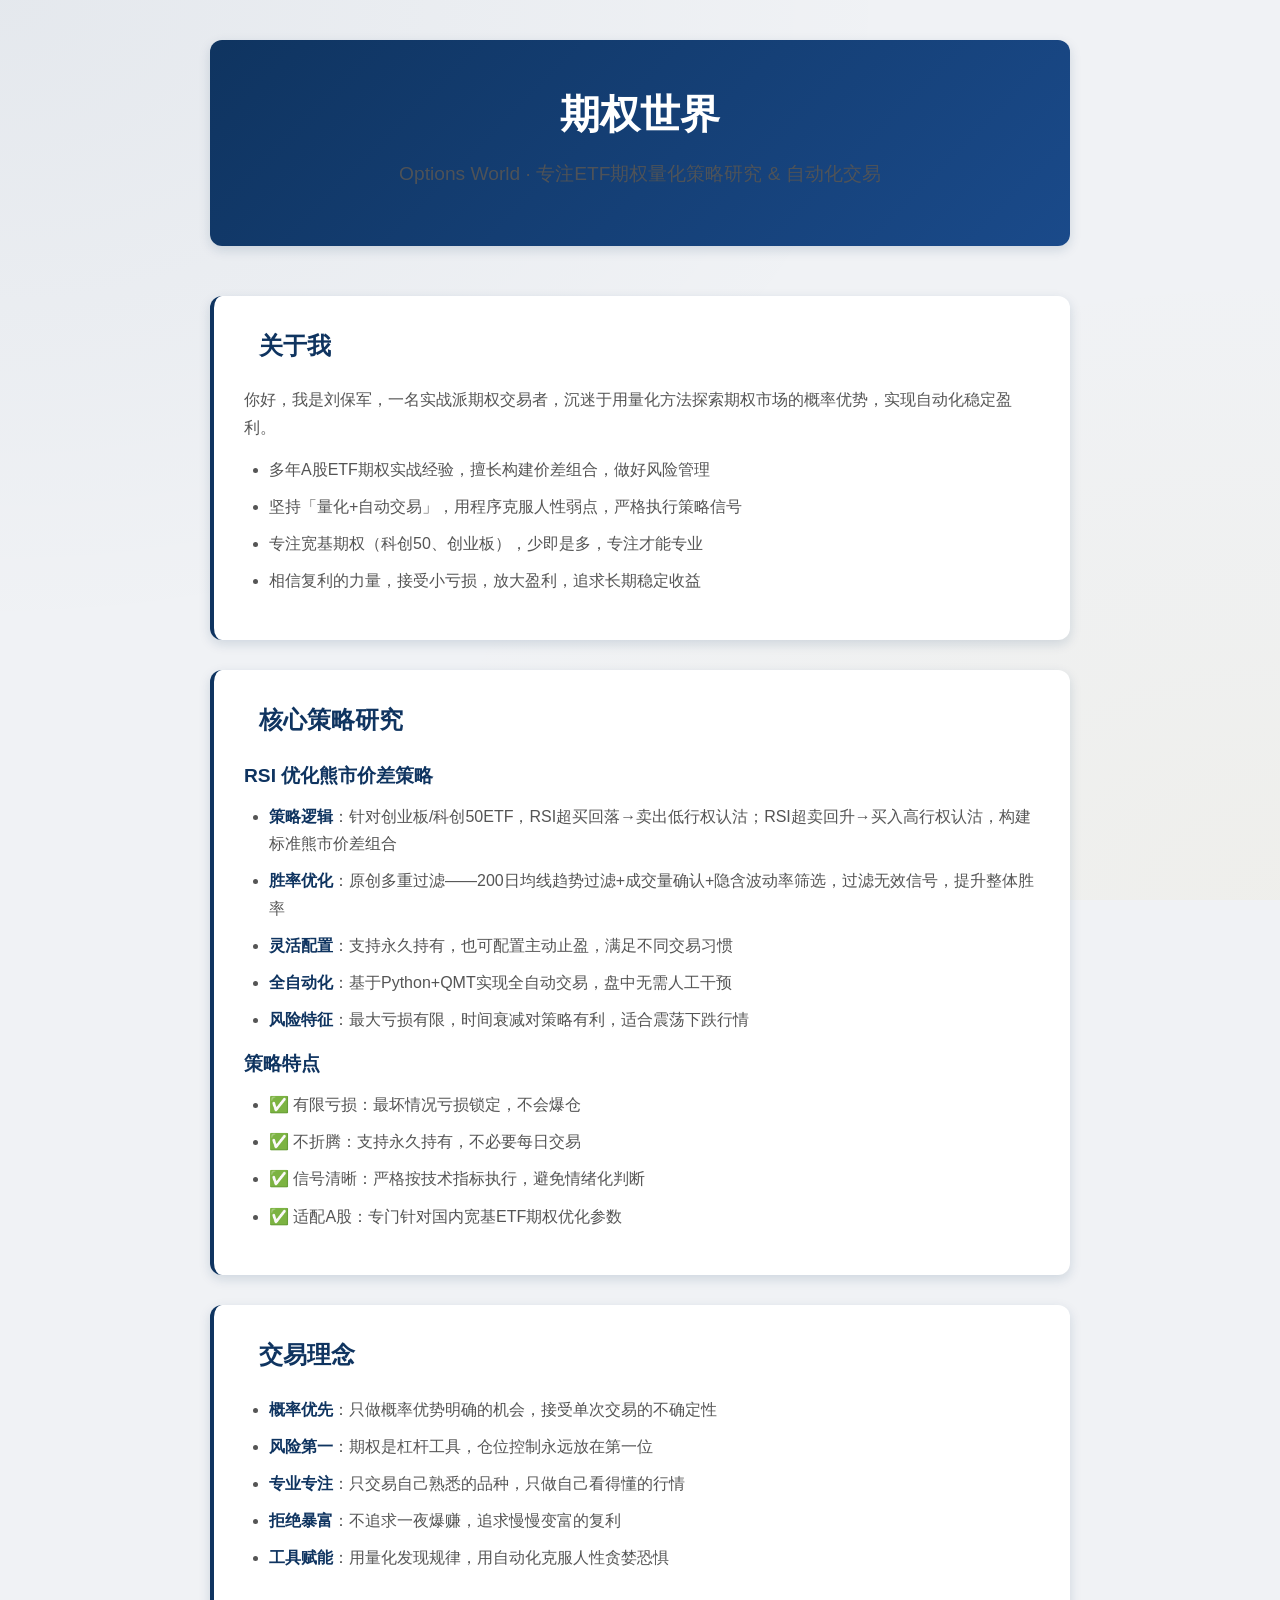
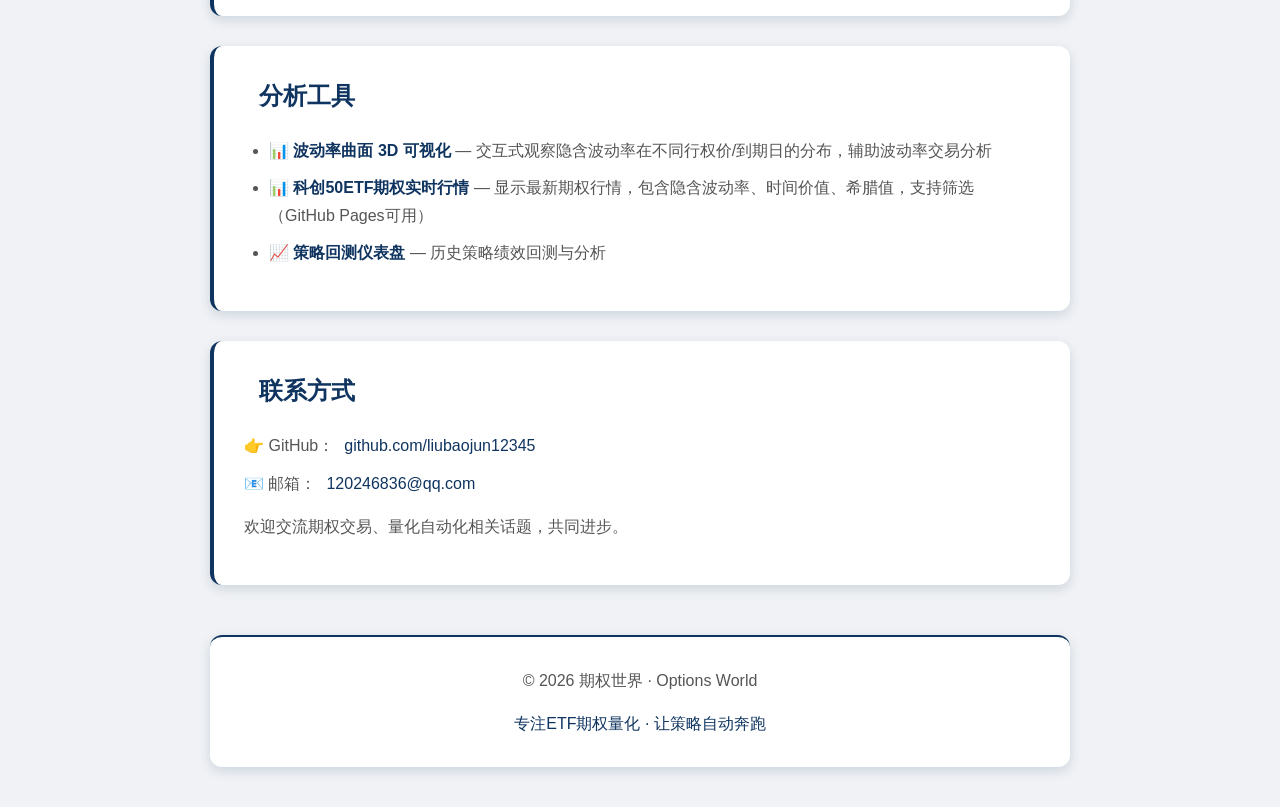
<file: index.html>
<!DOCTYPE html>
<html lang="zh-CN">
<head>
    <meta charset="UTF-8">
    <meta name="viewport" content="width=device-width, initial-scale=1.0">
    <title>期权世界 - Options World</title>
    <meta name="description" content="刘保军的个人网站 - 专注ETF期权量化策略研究与自动化交易">
    <style>
        * {
            margin: 0;
            padding: 0;
            box-sizing: border-box;
        }
        :root {
            --primary-color: #0f3460;
            --accent-color: #d4af37;
            --text-color: #1a1a1a;
            --light-text: #555555;
            --bg-color: #f0f2f5;
            --card-bg: #ffffff;
            --border-color: #0f3460;
            --shadow: 0 4px 12px rgba(15, 52, 96, 0.15);
        }
        body {
            font-family: -apple-system, BlinkMacSystemFont, "Segoe UI", Roboto, "Helvetica Neue", Arial, sans-serif;
            line-height: 1.7;
            color: var(--text-color);
            background-color: var(--bg-color);
            background-image: 
                radial-gradient(at 0% 0%, rgba(15, 52, 96, 0.05) 0%, transparent 50%),
                radial-gradient(at 100% 100%, rgba(212, 175, 55, 0.05) 0%, transparent 50%);
            background-attachment: fixed;
        }
        .container {
            max-width: 900px;
            margin: 0 auto;
            padding: 40px 20px;
        }
        header {
            text-align: center;
            margin-bottom: 50px;
            background: linear-gradient(135deg, var(--primary-color) 0%, #1a4a8a 100%);
            color: white;
            padding: 40px 20px;
            border-radius: 12px;
            box-shadow: var(--shadow);
        }
        h1 {
            font-size: 2.5em;
            font-weight: 700;
            margin-bottom: 10px;
        }
        .subtitle {
            font-size: 1.2em;
            opacity: 0.9;
            font-weight: 300;
        }
        section {
            background: var(--card-bg);
            padding: 30px;
            margin-bottom: 30px;
            border-radius: 12px;
            box-shadow: var(--shadow);
            border-left: 4px solid var(--primary-color);
        }
        h2 {
            font-size: 1.5em;
            font-weight: 600;
            color: var(--primary-color);
            margin-bottom: 20px;
            padding-left: 15px;
        }
        h3 {
            font-size: 1.2em;
            font-weight: 600;
            margin: 15px 0 10px;
            color: var(--primary-color);
        }
        p {
            margin-bottom: 15px;
            color: var(--light-text);
        }
        ul {
            padding-left: 25px;
            margin-bottom: 15px;
        }
        li {
            margin-bottom: 10px;
            color: var(--light-text);
        }
        li strong {
            color: var(--primary-color);
        }
        a {
            color: var(--primary-color);
            text-decoration: none;
            border-bottom: 1px solid transparent;
        }
        a:hover {
            text-decoration: underline;
            border-bottom-color: var(--primary-color);
        }
        .contact-list {
            list-style: none;
            padding-left: 0;
        }
        .contact-list li {
            display: flex;
            align-items: center;
            gap: 10px;
        }
        footer {
            text-align: center;
            color: var(--light-text);
            margin-top: 50px;
            padding-top: 30px;
            border-top: 2px solid var(--border-color);
            background: var(--card-bg);
            border-radius: 12px;
            box-shadow: var(--shadow);
            padding-bottom: 30px;
        }
        footer p:last-child {
            color: var(--primary-color);
            font-weight: 500;
            margin-bottom: 0;
        }
        @media (max-width: 600px) {
            h1 {
                font-size: 2em;
            }
            section {
                padding: 20px;
            }
            .container {
                padding: 20px 15px;
            }
            header {
                padding: 30px 15px;
            }
        }
    </style>
</head>
<body>
    <div class="container">
        <header>
            <h1>期权世界</h1>
            <p class="subtitle">Options World · 专注ETF期权量化策略研究 & 自动化交易</p>
        </header>

        <section>
            <h2>关于我</h2>
            <p>你好，我是刘保军，一名实战派期权交易者，沉迷于用量化方法探索期权市场的概率优势，实现自动化稳定盈利。</p>
            <ul>
                <li>多年A股ETF期权实战经验，擅长构建价差组合，做好风险管理</li>
                <li>坚持「量化+自动交易」，用程序克服人性弱点，严格执行策略信号</li>
                <li>专注宽基期权（科创50、创业板），少即是多，专注才能专业</li>
                <li>相信复利的力量，接受小亏损，放大盈利，追求长期稳定收益</li>
            </ul>
        </section>

        <section>
            <h2>核心策略研究</h2>
            <h3>RSI 优化熊市价差策略</h3>
            <ul>
                <li><strong>策略逻辑</strong>：针对创业板/科创50ETF，RSI超买回落→卖出低行权认沽；RSI超卖回升→买入高行权认沽，构建标准熊市价差组合</li>
                <li><strong>胜率优化</strong>：原创多重过滤——200日均线趋势过滤+成交量确认+隐含波动率筛选，过滤无效信号，提升整体胜率</li>
                <li><strong>灵活配置</strong>：支持永久持有，也可配置主动止盈，满足不同交易习惯</li>
                <li><strong>全自动化</strong>：基于Python+QMT实现全自动交易，盘中无需人工干预</li>
                <li><strong>风险特征</strong>：最大亏损有限，时间衰减对策略有利，适合震荡下跌行情</li>
            </ul>

            <h3>策略特点</h3>
            <ul>
                <li>✅ 有限亏损：最坏情况亏损锁定，不会爆仓</li>
                <li>✅ 不折腾：支持永久持有，不必要每日交易</li>
                <li>✅ 信号清晰：严格按技术指标执行，避免情绪化判断</li>
                <li>✅ 适配A股：专门针对国内宽基ETF期权优化参数</li>
            </ul>
        </section>

        <section>
            <h2>交易理念</h2>
            <ul>
                <li><strong>概率优先</strong>：只做概率优势明确的机会，接受单次交易的不确定性</li>
                <li><strong>风险第一</strong>：期权是杠杆工具，仓位控制永远放在第一位</li>
                <li><strong>专业专注</strong>：只交易自己熟悉的品种，只做自己看得懂的行情</li>
                <li><strong>拒绝暴富</strong>：不追求一夜爆赚，追求慢慢变富的复利</li>
                <li><strong>工具赋能</strong>：用量化发现规律，用自动化克服人性贪婪恐惧</li>
            </ul>
        </section>

        <section>
            <h2>分析工具</h2>
            <ul>
                <li>📊 <strong><a href="volatility-surface.html">波动率曲面 3D 可视化</a></strong> — 交互式观察隐含波动率在不同行权价/到期日的分布，辅助波动率交易分析</li>
                <li>📊 <strong><a href="option-chain-static.html">科创50ETF期权实时行情</a></strong> — 显示最新期权行情，包含隐含波动率、时间价值、希腊值，支持筛选（GitHub Pages可用）</li>
                <li>📈 <strong><a href="backtest.html">策略回测仪表盘</a></strong> — 历史策略绩效回测与分析</li>
            </ul>
        </section>

        <section>
            <h2>联系方式</h2>
            <ul class="contact-list">
                <li>👉 GitHub：<a href="https://github.com/liubaojun12345" target="_blank">github.com/liubaojun12345</a></li>
                <li>📧 邮箱：<a href="mailto:120246836@qq.com">120246836@qq.com</a></li>
            </ul>
            <p>欢迎交流期权交易、量化自动化相关话题，共同进步。</p>
        </section>

        <footer>
            <p>© 2026 期权世界 · Options World</p>
            <p>专注ETF期权量化 · 让策略自动奔跑</p>
        </footer>
    </div>
</body>
</html>
</file>
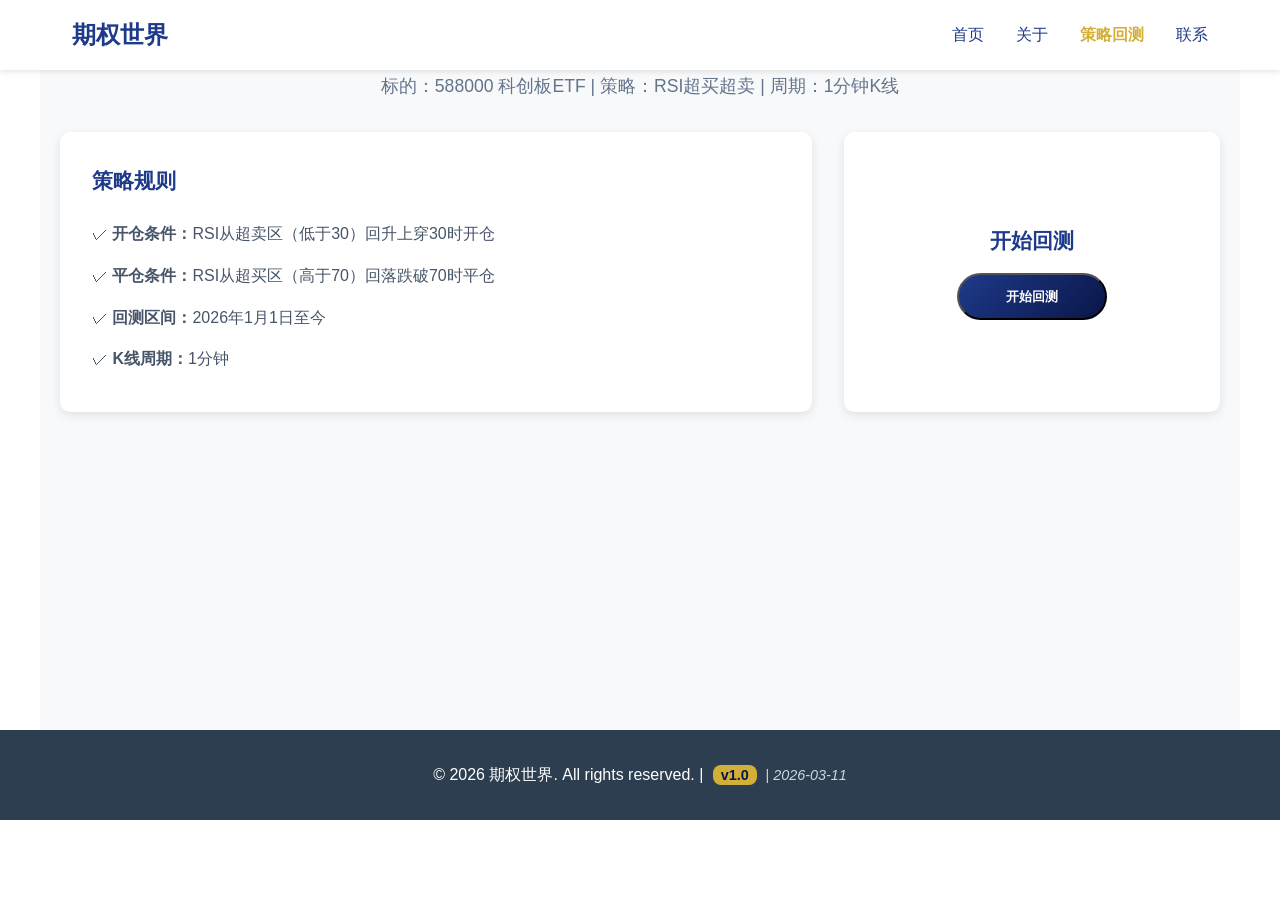
<file: backtest.html>
<!DOCTYPE html>
<html lang="zh-CN">
<head>
    <meta charset="UTF-8">
    <meta name="viewport" content="width=device-width, initial-scale=1.0">
    <title>策略回测 - 期权世界</title>
<script>
/*!
 * Chart.js v3.9.1
 * https://www.chartjs.org
 * (c) 2022 Chart.js Contributors
 * Released under the MIT License
 */
!function(t,e){"object"==typeof exports&&"undefined"!=typeof module?module.exports=e():"function"==typeof define&&define.amd?define(e):(t="undefined"!=typeof globalThis?globalThis:t||self).Chart=e()}(this,(function(){"use strict";function t(){}const e=function(){let t=0;return function(){return t++}}();function i(t){return null==t}function s(t){if(Array.isArray&&Array.isArray(t))return!0;const e=Object.prototype.toString.call(t);return"[object"===e.slice(0,7)&&"Array]"===e.slice(-6)}function n(t){return null!==t&&"[object Object]"===Object.prototype.toString.call(t)}const o=t=>("number"==typeof t||t instanceof Number)&&isFinite(+t);function a(t,e){return o(t)?t:e}function r(t,e){return void 0===t?e:t}const l=(t,e)=>"string"==typeof t&&t.endsWith("%")?parseFloat(t)/100:t/e,h=(t,e)=>"string"==typeof t&&t.endsWith("%")?parseFloat(t)/100*e:+t;function c(t,e,i){if(t&&"function"==typeof t.call)return t.apply(i,e)}function d(t,e,i,o){let a,r,l;if(s(t))if(r=t.length,o)for(a=r-1;a>=0;a--)e.call(i,t[a],a);else for(a=0;a<r;a++)e.call(i,t[a],a);else if(n(t))for(l=Object.keys(t),r=l.length,a=0;a<r;a++)e.call(i,t[l[a]],l[a])}function u(t,e){let i,s,n,o;if(!t||!e||t.length!==e.length)return!1;for(i=0,s=t.length;i<s;++i)if(n=t[i],o=e[i],n.datasetIndex!==o.datasetIndex||n.index!==o.index)return!1;return!0}function f(t){if(s(t))return t.map(f);if(n(t)){const e=Object.create(null),i=Object.keys(t),s=i.length;let n=0;for(;n<s;++n)e[i[n]]=f(t[i[n]]);return e}return t}function g(t){return-1===["__proto__","prototype","constructor"].indexOf(t)}function p(t,e,i,s){if(!g(t))return;const o=e[t],a=i[t];n(o)&&n(a)?m(o,a,s):e[t]=f(a)}function m(t,e,i){const o=s(e)?e:[e],a=o.length;if(!n(t))return t;const r=(i=i||{}).merger||p;for(let s=0;s<a;++s){if(!n(e=o[s]))continue;const a=Object.keys(e);for(let s=0,n=a.length;s<n;++s)r(a[s],t,e,i)}return t}function b(t,e){return m(t,e,{merger:x})}function x(t,e,i){if(!g(t))return;const s=e[t],o=i[t];n(s)&&n(o)?b(s,o):Object.prototype.hasOwnProperty.call(e,t)||(e[t]=f(o))}const _={"":t=>t,x:t=>t.x,y:t=>t.y};function y(t,e){const i=_[e]||(_[e]=function(t){const e=v(t);return t=>{for(const i of e){if(""===i)break;t=t&&t[i]}return t}}(e));return i(t)}function v(t){const e=t.split("."),i=[];let s="";for(const t of e)s+=t,s.endsWith("\\")?s=s.slice(0,-1)+".":(i.push(s),s="");return i}function w(t){return t.charAt(0).toUpperCase()+t.slice(1)}const M=t=>void 0!==t,k=t=>"function"==typeof t,S=(t,e)=>{if(t.size!==e.size)return!1;for(const i of t)if(!e.has(i))return!1;return!0};function P(t){return"mouseup"===t.type||"click"===t.type||"contextmenu"===t.type}const D=Math.PI,O=2*D,C=O+D,A=Number.POSITIVE_INFINITY,T=D/180,L=D/2,E=D/4,R=2*D/3,I=Math.log10,z=Math.sign;function F(t){const e=Math.round(t);t=N(t,e,t/1e3)?e:t;const i=Math.pow(10,Math.floor(I(t))),s=t/i;return(s<=1?1:s<=2?2:s<=5?5:10)*i}function V(t){const e=[],i=Math.sqrt(t);let s;for(s=1;s<i;s++)t%s==0&&(e.push(s),e.push(t/s));return i===(0|i)&&e.push(i),e.sort(((t,e)=>t-e)).pop(),e}function B(t){return!isNaN(parseFloat(t))&&isFinite(t)}function N(t,e,i){return Math.abs(t-e)<i}function W(t,e){const i=Math.round(t);return i-e<=t&&i+e>=t}function j(t,e,i){let s,n,o;for(s=0,n=t.length;s<n;s++)o=t[s][i],isNaN(o)||(e.min=Math.min(e.min,o),e.max=Math.max(e.max,o))}function H(t){return t*(D/180)}function $(t){return t*(180/D)}function Y(t){if(!o(t))return;let e=1,i=0;for(;Math.round(t*e)/e!==t;)e*=10,i++;return i}function U(t,e){const i=e.x-t.x,s=e.y-t.y,n=Math.sqrt(i*i+s*s);let o=Math.atan2(s,i);return o<-.5*D&&(o+=O),{angle:o,distance:n}}function X(t,e){return Math.sqrt(Math.pow(e.x-t.x,2)+Math.pow(e.y-t.y,2))}function q(t,e){return(t-e+C)%O-D}function K(t){return(t%O+O)%O}function G(t,e,i,s){const n=K(t),o=K(e),a=K(i),r=K(o-n),l=K(a-n),h=K(n-o),c=K(n-a);return n===o||n===a||s&&o===a||r>l&&h<c}function Z(t,e,i){return Math.max(e,Math.min(i,t))}function J(t){return Z(t,-32768,32767)}function Q(t,e,i,s=1e-6){return t>=Math.min(e,i)-s&&t<=Math.max(e,i)+s}function tt(t,e,i){i=i||(i=>t[i]<e);let s,n=t.length-1,o=0;for(;n-o>1;)s=o+n>>1,i(s)?o=s:n=s;return{lo:o,hi:n}}const et=(t,e,i,s)=>tt(t,i,s?s=>t[s][e]<=i:s=>t[s][e]<i),it=(t,e,i)=>tt(t,i,(s=>t[s][e]>=i));function st(t,e,i){let s=0,n=t.length;for(;s<n&&t[s]<e;)s++;for(;n>s&&t[n-1]>i;)n--;return s>0||n<t.length?t.slice(s,n):t}const nt=["push","pop","shift","splice","unshift"];function ot(t,e){t._chartjs?t._chartjs.listeners.push(e):(Object.defineProperty(t,"_chartjs",{configurable:!0,enumerable:!1,value:{listeners:[e]}}),nt.forEach((e=>{const i="_onData"+w(e),s=t[e];Object.defineProperty(t,e,{configurable:!0,enumerable:!1,value(...e){const n=s.apply(this,e);return t._chartjs.listeners.forEach((t=>{"function"==typeof t[i]&&t[i](...e)})),n}})})))}function at(t,e){const i=t._chartjs;if(!i)return;const s=i.listeners,n=s.indexOf(e);-1!==n&&s.splice(n,1),s.length>0||(nt.forEach((e=>{delete t[e]})),delete t._chartjs)}function rt(t){const e=new Set;let i,s;for(i=0,s=t.length;i<s;++i)e.add(t[i]);return e.size===s?t:Array.from(e)}const lt="undefined"==typeof window?function(t){return t()}:window.requestAnimationFrame;function ht(t,e,i){const s=i||(t=>Array.prototype.slice.call(t));let n=!1,o=[];return function(...i){o=s(i),n||(n=!0,lt.call(window,(()=>{n=!1,t.apply(e,o)})))}}function ct(t,e){let i;return function(...s){return e?(clearTimeout(i),i=setTimeout(t,e,s)):t.apply(this,s),e}}const dt=t=>"start"===t?"left":"end"===t?"right":"center",ut=(t,e,i)=>"start"===t?e:"end"===t?i:(e+i)/2,ft=(t,e,i,s)=>t===(s?"left":"right")?i:"center"===t?(e+i)/2:e;function gt(t,e,i){const s=e.length;let n=0,o=s;if(t._sorted){const{iScale:a,_parsed:r}=t,l=a.axis,{min:h,max:c,minDefined:d,maxDefined:u}=a.getUserBounds();d&&(n=Z(Math.min(et(r,a.axis,h).lo,i?s:et(e,l,a.getPixelForValue(h)).lo),0,s-1)),o=u?Z(Math.max(et(r,a.axis,c,!0).hi+1,i?0:et(e,l,a.getPixelForValue(c),!0).hi+1),n,s)-n:s-n}return{start:n,count:o}}function pt(t){const{xScale:e,yScale:i,_scaleRanges:s}=t,n={xmin:e.min,xmax:e.max,ymin:i.min,ymax:i.max};if(!s)return t._scaleRanges=n,!0;const o=s.xmin!==e.min||s.xmax!==e.max||s.ymin!==i.min||s.ymax!==i.max;return Object.assign(s,n),o}var mt=new class{constructor(){this._request=null,this._charts=new Map,this._running=!1,this._lastDate=void 0}_notify(t,e,i,s){const n=e.listeners[s],o=e.duration;n.forEach((s=>s({chart:t,initial:e.initial,numSteps:o,currentStep:Math.min(i-e.start,o)})))}_refresh(){this._request||(this._running=!0,this._request=lt.call(window,(()=>{this._update(),this._request=null,this._running&&this._refresh()})))}_update(t=Date.now()){let e=0;this._charts.forEach(((i,s)=>{if(!i.running||!i.items.length)return;const n=i.items;let o,a=n.length-1,r=!1;for(;a>=0;--a)o=n[a],o._active?(o._total>i.duration&&(i.duration=o._total),o.tick(t),r=!0):(n[a]=n[n.length-1],n.pop());r&&(s.draw(),this._notify(s,i,t,"progress")),n.length||(i.running=!1,this._notify(s,i,t,"complete"),i.initial=!1),e+=n.length})),this._lastDate=t,0===e&&(this._running=!1)}_getAnims(t){const e=this._charts;let i=e.get(t);return i||(i={running:!1,initial:!0,items:[],listeners:{complete:[],progress:[]}},e.set(t,i)),i}listen(t,e,i){this._getAnims(t).listeners[e].push(i)}add(t,e){e&&e.length&&this._getAnims(t).items.push(...e)}has(t){return this._getAnims(t).items.length>0}start(t){const e=this._charts.get(t);e&&(e.running=!0,e.start=Date.now(),e.duration=e.items.reduce(((t,e)=>Math.max(t,e._duration)),0),this._refresh())}running(t){if(!this._running)return!1;const e=this._charts.get(t);return!!(e&&e.running&&e.items.length)}stop(t){const e=this._charts.get(t);if(!e||!e.items.length)return;const i=e.items;let s=i.length-1;for(;s>=0;--s)i[s].cancel();e.items=[],this._notify(t,e,Date.now(),"complete")}remove(t){return this._charts.delete(t)}};
/*!
 * @kurkle/color v0.2.1
 * https://github.com/kurkle/color#readme
 * (c) 2022 Jukka Kurkela
 * Released under the MIT License
 */function bt(t){return t+.5|0}const xt=(t,e,i)=>Math.max(Math.min(t,i),e);function _t(t){return xt(bt(2.55*t),0,255)}function yt(t){return xt(bt(255*t),0,255)}function vt(t){return xt(bt(t/2.55)/100,0,1)}function wt(t){return xt(bt(100*t),0,100)}const Mt={0:0,1:1,2:2,3:3,4:4,5:5,6:6,7:7,8:8,9:9,A:10,B:11,C:12,D:13,E:14,F:15,a:10,b:11,c:12,d:13,e:14,f:15},kt=[..."0123456789ABCDEF"],St=t=>kt[15&t],Pt=t=>kt[(240&t)>>4]+kt[15&t],Dt=t=>(240&t)>>4==(15&t);function Ot(t){var e=(t=>Dt(t.r)&&Dt(t.g)&&Dt(t.b)&&Dt(t.a))(t)?St:Pt;return t?"#"+e(t.r)+e(t.g)+e(t.b)+((t,e)=>t<255?e(t):"")(t.a,e):void 0}const Ct=/^(hsla?|hwb|hsv)\(\s*([-+.e\d]+)(?:deg)?[\s,]+([-+.e\d]+)%[\s,]+([-+.e\d]+)%(?:[\s,]+([-+.e\d]+)(%)?)?\s*\)$/;function At(t,e,i){const s=e*Math.min(i,1-i),n=(e,n=(e+t/30)%12)=>i-s*Math.max(Math.min(n-3,9-n,1),-1);return[n(0),n(8),n(4)]}function Tt(t,e,i){const s=(s,n=(s+t/60)%6)=>i-i*e*Math.max(Math.min(n,4-n,1),0);return[s(5),s(3),s(1)]}function Lt(t,e,i){const s=At(t,1,.5);let n;for(e+i>1&&(n=1/(e+i),e*=n,i*=n),n=0;n<3;n++)s[n]*=1-e-i,s[n]+=e;return s}function Et(t){const e=t.r/255,i=t.g/255,s=t.b/255,n=Math.max(e,i,s),o=Math.min(e,i,s),a=(n+o)/2;let r,l,h;return n!==o&&(h=n-o,l=a>.5?h/(2-n-o):h/(n+o),r=function(t,e,i,s,n){return t===n?(e-i)/s+(e<i?6:0):e===n?(i-t)/s+2:(t-e)/s+4}(e,i,s,h,n),r=60*r+.5),[0|r,l||0,a]}function Rt(t,e,i,s){return(Array.isArray(e)?t(e[0],e[1],e[2]):t(e,i,s)).map(yt)}function It(t,e,i){return Rt(At,t,e,i)}function zt(t){return(t%360+360)%360}function Ft(t){const e=Ct.exec(t);let i,s=255;if(!e)return;e[5]!==i&&(s=e[6]?_t(+e[5]):yt(+e[5]));const n=zt(+e[2]),o=+e[3]/100,a=+e[4]/100;return i="hwb"===e[1]?function(t,e,i){return Rt(Lt,t,e,i)}(n,o,a):"hsv"===e[1]?function(t,e,i){return Rt(Tt,t,e,i)}(n,o,a):It(n,o,a),{r:i[0],g:i[1],b:i[2],a:s}}const Vt={x:"dark",Z:"light",Y:"re",X:"blu",W:"gr",V:"medium",U:"slate",A:"ee",T:"ol",S:"or",B:"ra",C:"lateg",D:"ights",R:"in",Q:"turquois",E:"hi",P:"ro",O:"al",N:"le",M:"de",L:"yello",F:"en",K:"ch",G:"arks",H:"ea",I:"ightg",J:"wh"},Bt={OiceXe:"f0f8ff",antiquewEte:"faebd7",aqua:"ffff",aquamarRe:"7fffd4",azuY:"f0ffff",beige:"f5f5dc",bisque:"ffe4c4",black:"0",blanKedOmond:"ffebcd",Xe:"ff",XeviTet:"8a2be2",bPwn:"a52a2a",burlywood:"deb887",caMtXe:"5f9ea0",KartYuse:"7fff00",KocTate:"d2691e",cSO:"ff7f50",cSnflowerXe:"6495ed",cSnsilk:"fff8dc",crimson:"dc143c",cyan:"ffff",xXe:"8b",xcyan:"8b8b",xgTMnPd:"b8860b",xWay:"a9a9a9",xgYF:"6400",xgYy:"a9a9a9",xkhaki:"bdb76b",xmagFta:"8b008b",xTivegYF:"556b2f",xSange:"ff8c00",xScEd:"9932cc",xYd:"8b0000",xsOmon:"e9967a",xsHgYF:"8fbc8f",xUXe:"483d8b",xUWay:"2f4f4f",xUgYy:"2f4f4f",xQe:"ced1",xviTet:"9400d3",dAppRk:"ff1493",dApskyXe:"bfff",dimWay:"696969",dimgYy:"696969",dodgerXe:"1e90ff",fiYbrick:"b22222",flSOwEte:"fffaf0",foYstWAn:"228b22",fuKsia:"ff00ff",gaRsbSo:"dcdcdc",ghostwEte:"f8f8ff",gTd:"ffd700",gTMnPd:"daa520",Way:"808080",gYF:"8000",gYFLw:"adff2f",gYy:"808080",honeyMw:"f0fff0",hotpRk:"ff69b4",RdianYd:"cd5c5c",Rdigo:"4b0082",ivSy:"fffff0",khaki:"f0e68c",lavFMr:"e6e6fa",lavFMrXsh:"fff0f5",lawngYF:"7cfc00",NmoncEffon:"fffacd",ZXe:"add8e6",ZcSO:"f08080",Zcyan:"e0ffff",ZgTMnPdLw:"fafad2",ZWay:"d3d3d3",ZgYF:"90ee90",ZgYy:"d3d3d3",ZpRk:"ffb6c1",ZsOmon:"ffa07a",ZsHgYF:"20b2aa",ZskyXe:"87cefa",ZUWay:"778899",ZUgYy:"778899",ZstAlXe:"b0c4de",ZLw:"ffffe0",lime:"ff00",limegYF:"32cd32",lRF:"faf0e6",magFta:"ff00ff",maPon:"800000",VaquamarRe:"66cdaa",VXe:"cd",VScEd:"ba55d3",VpurpN:"9370db",VsHgYF:"3cb371",VUXe:"7b68ee",VsprRggYF:"fa9a",VQe:"48d1cc",VviTetYd:"c71585",midnightXe:"191970",mRtcYam:"f5fffa",mistyPse:"ffe4e1",moccasR:"ffe4b5",navajowEte:"ffdead",navy:"80",Tdlace:"fdf5e6",Tive:"808000",TivedBb:"6b8e23",Sange:"ffa500",SangeYd:"ff4500",ScEd:"da70d6",pOegTMnPd:"eee8aa",pOegYF:"98fb98",pOeQe:"afeeee",pOeviTetYd:"db7093",papayawEp:"ffefd5",pHKpuff:"ffdab9",peru:"cd853f",pRk:"ffc0cb",plum:"dda0dd",powMrXe:"b0e0e6",purpN:"800080",YbeccapurpN:"663399",Yd:"ff0000",Psybrown:"bc8f8f",PyOXe:"4169e1",saddNbPwn:"8b4513",sOmon:"fa8072",sandybPwn:"f4a460",sHgYF:"2e8b57",sHshell:"fff5ee",siFna:"a0522d",silver:"c0c0c0",skyXe:"87ceeb",UXe:"6a5acd",UWay:"708090",UgYy:"708090",snow:"fffafa",sprRggYF:"ff7f",stAlXe:"4682b4",tan:"d2b48c",teO:"8080",tEstN:"d8bfd8",tomato:"ff6347",Qe:"40e0d0",viTet:"ee82ee",JHt:"f5deb3",wEte:"ffffff",wEtesmoke:"f5f5f5",Lw:"ffff00",LwgYF:"9acd32"};let Nt;function Wt(t){Nt||(Nt=function(){const t={},e=Object.keys(Bt),i=Object.keys(Vt);let s,n,o,a,r;for(s=0;s<e.length;s++){for(a=r=e[s],n=0;n<i.length;n++)o=i[n],r=r.replace(o,Vt[o]);o=parseInt(Bt[a],16),t[r]=[o>>16&255,o>>8&255,255&o]}return t}(),Nt.transparent=[0,0,0,0]);const e=Nt[t.toLowerCase()];return e&&{r:e[0],g:e[1],b:e[2],a:4===e.length?e[3]:255}}const jt=/^rgba?\(\s*([-+.\d]+)(%)?[\s,]+([-+.e\d]+)(%)?[\s,]+([-+.e\d]+)(%)?(?:[\s,/]+([-+.e\d]+)(%)?)?\s*\)$/;const Ht=t=>t<=.0031308?12.92*t:1.055*Math.pow(t,1/2.4)-.055,$t=t=>t<=.04045?t/12.92:Math.pow((t+.055)/1.055,2.4);function Yt(t,e,i){if(t){let s=Et(t);s[e]=Math.max(0,Math.min(s[e]+s[e]*i,0===e?360:1)),s=It(s),t.r=s[0],t.g=s[1],t.b=s[2]}}function Ut(t,e){return t?Object.assign(e||{},t):t}function Xt(t){var e={r:0,g:0,b:0,a:255};return Array.isArray(t)?t.length>=3&&(e={r:t[0],g:t[1],b:t[2],a:255},t.length>3&&(e.a=yt(t[3]))):(e=Ut(t,{r:0,g:0,b:0,a:1})).a=yt(e.a),e}function qt(t){return"r"===t.charAt(0)?function(t){const e=jt.exec(t);let i,s,n,o=255;if(e){if(e[7]!==i){const t=+e[7];o=e[8]?_t(t):xt(255*t,0,255)}return i=+e[1],s=+e[3],n=+e[5],i=255&(e[2]?_t(i):xt(i,0,255)),s=255&(e[4]?_t(s):xt(s,0,255)),n=255&(e[6]?_t(n):xt(n,0,255)),{r:i,g:s,b:n,a:o}}}(t):Ft(t)}class Kt{constructor(t){if(t instanceof Kt)return t;const e=typeof t;let i;var s,n,o;"object"===e?i=Xt(t):"string"===e&&(o=(s=t).length,"#"===s[0]&&(4===o||5===o?n={r:255&17*Mt[s[1]],g:255&17*Mt[s[2]],b:255&17*Mt[s[3]],a:5===o?17*Mt[s[4]]:255}:7!==o&&9!==o||(n={r:Mt[s[1]]<<4|Mt[s[2]],g:Mt[s[3]]<<4|Mt[s[4]],b:Mt[s[5]]<<4|Mt[s[6]],a:9===o?Mt[s[7]]<<4|Mt[s[8]]:255})),i=n||Wt(t)||qt(t)),this._rgb=i,this._valid=!!i}get valid(){return this._valid}get rgb(){var t=Ut(this._rgb);return t&&(t.a=vt(t.a)),t}set rgb(t){this._rgb=Xt(t)}rgbString(){return this._valid?(t=this._rgb)&&(t.a<255?`rgba(${t.r}, ${t.g}, ${t.b}, ${vt(t.a)})`:`rgb(${t.r}, ${t.g}, ${t.b})`):void 0;var t}hexString(){return this._valid?Ot(this._rgb):void 0}hslString(){return this._valid?function(t){if(!t)return;const e=Et(t),i=e[0],s=wt(e[1]),n=wt(e[2]);return t.a<255?`hsla(${i}, ${s}%, ${n}%, ${vt(t.a)})`:`hsl(${i}, ${s}%, ${n}%)`}(this._rgb):void 0}mix(t,e){if(t){const i=this.rgb,s=t.rgb;let n;const o=e===n?.5:e,a=2*o-1,r=i.a-s.a,l=((a*r==-1?a:(a+r)/(1+a*r))+1)/2;n=1-l,i.r=255&l*i.r+n*s.r+.5,i.g=255&l*i.g+n*s.g+.5,i.b=255&l*i.b+n*s.b+.5,i.a=o*i.a+(1-o)*s.a,this.rgb=i}return this}interpolate(t,e){return t&&(this._rgb=function(t,e,i){const s=$t(vt(t.r)),n=$t(vt(t.g)),o=$t(vt(t.b));return{r:yt(Ht(s+i*($t(vt(e.r))-s))),g:yt(Ht(n+i*($t(vt(e.g))-n))),b:yt(Ht(o+i*($t(vt(e.b))-o))),a:t.a+i*(e.a-t.a)}}(this._rgb,t._rgb,e)),this}clone(){return new Kt(this.rgb)}alpha(t){return this._rgb.a=yt(t),this}clearer(t){return this._rgb.a*=1-t,this}greyscale(){const t=this._rgb,e=bt(.3*t.r+.59*t.g+.11*t.b);return t.r=t.g=t.b=e,this}opaquer(t){return this._rgb.a*=1+t,this}negate(){const t=this._rgb;return t.r=255-t.r,t.g=255-t.g,t.b=255-t.b,this}lighten(t){return Yt(this._rgb,2,t),this}darken(t){return Yt(this._rgb,2,-t),this}saturate(t){return Yt(this._rgb,1,t),this}desaturate(t){return Yt(this._rgb,1,-t),this}rotate(t){return function(t,e){var i=Et(t);i[0]=zt(i[0]+e),i=It(i),t.r=i[0],t.g=i[1],t.b=i[2]}(this._rgb,t),this}}function Gt(t){return new Kt(t)}function Zt(t){if(t&&"object"==typeof t){const e=t.toString();return"[object CanvasPattern]"===e||"[object CanvasGradient]"===e}return!1}function Jt(t){return Zt(t)?t:Gt(t)}function Qt(t){return Zt(t)?t:Gt(t).saturate(.5).darken(.1).hexString()}const te=Object.create(null),ee=Object.create(null);function ie(t,e){if(!e)return t;const i=e.split(".");for(let e=0,s=i.length;e<s;++e){const s=i[e];t=t[s]||(t[s]=Object.create(null))}return t}function se(t,e,i){return"string"==typeof e?m(ie(t,e),i):m(ie(t,""),e)}var ne=new class{constructor(t){this.animation=void 0,this.backgroundColor="rgba(0,0,0,0.1)",this.borderColor="rgba(0,0,0,0.1)",this.color="#666",this.datasets={},this.devicePixelRatio=t=>t.chart.platform.getDevicePixelRatio(),this.elements={},this.events=["mousemove","mouseout","click","touchstart","touchmove"],this.font={family:"'Helvetica Neue', 'Helvetica', 'Arial', sans-serif",size:12,style:"normal",lineHeight:1.2,weight:null},this.hover={},this.hoverBackgroundColor=(t,e)=>Qt(e.backgroundColor),this.hoverBorderColor=(t,e)=>Qt(e.borderColor),this.hoverColor=(t,e)=>Qt(e.color),this.indexAxis="x",this.interaction={mode:"nearest",intersect:!0,includeInvisible:!1},this.maintainAspectRatio=!0,this.onHover=null,this.onClick=null,this.parsing=!0,this.plugins={},this.responsive=!0,this.scale=void 0,this.scales={},this.showLine=!0,this.drawActiveElementsOnTop=!0,this.describe(t)}set(t,e){return se(this,t,e)}get(t){return ie(this,t)}describe(t,e){return se(ee,t,e)}override(t,e){return se(te,t,e)}route(t,e,i,s){const o=ie(this,t),a=ie(this,i),l="_"+e;Object.defineProperties(o,{[l]:{value:o[e],writable:!0},[e]:{enumerable:!0,get(){const t=this[l],e=a[s];return n(t)?Object.assign({},e,t):r(t,e)},set(t){this[l]=t}}})}}({_scriptable:t=>!t.startsWith("on"),_indexable:t=>"events"!==t,hover:{_fallback:"interaction"},interaction:{_scriptable:!1,_indexable:!1}});function oe(){return"undefined"!=typeof window&&"undefined"!=typeof document}function ae(t){let e=t.parentNode;return e&&"[object ShadowRoot]"===e.toString()&&(e=e.host),e}function re(t,e,i){let s;return"string"==typeof t?(s=parseInt(t,10),-1!==t.indexOf("%")&&(s=s/100*e.parentNode[i])):s=t,s}const le=t=>window.getComputedStyle(t,null);function he(t,e){return le(t).getPropertyValue(e)}const ce=["top","right","bottom","left"];function de(t,e,i){const s={};i=i?"-"+i:"";for(let n=0;n<4;n++){const o=ce[n];s[o]=parseFloat(t[e+"-"+o+i])||0}return s.width=s.left+s.right,s.height=s.top+s.bottom,s}function ue(t,e){if("native"in t)return t;const{canvas:i,currentDevicePixelRatio:s}=e,n=le(i),o="border-box"===n.boxSizing,a=de(n,"padding"),r=de(n,"border","width"),{x:l,y:h,box:c}=function(t,e){const i=t.touches,s=i&&i.length?i[0]:t,{offsetX:n,offsetY:o}=s;let a,r,l=!1;if(((t,e,i)=>(t>0||e>0)&&(!i||!i.shadowRoot))(n,o,t.target))a=n,r=o;else{const t=e.getBoundingClientRect();a=s.clientX-t.left,r=s.clientY-t.top,l=!0}return{x:a,y:r,box:l}}(t,i),d=a.left+(c&&r.left),u=a.top+(c&&r.top);let{width:f,height:g}=e;return o&&(f-=a.width+r.width,g-=a.height+r.height),{x:Math.round((l-d)/f*i.width/s),y:Math.round((h-u)/g*i.height/s)}}const fe=t=>Math.round(10*t)/10;function ge(t,e,i,s){const n=le(t),o=de(n,"margin"),a=re(n.maxWidth,t,"clientWidth")||A,r=re(n.maxHeight,t,"clientHeight")||A,l=function(t,e,i){let s,n;if(void 0===e||void 0===i){const o=ae(t);if(o){const t=o.getBoundingClientRect(),a=le(o),r=de(a,"border","width"),l=de(a,"padding");e=t.width-l.width-r.width,i=t.height-l.height-r.height,s=re(a.maxWidth,o,"clientWidth"),n=re(a.maxHeight,o,"clientHeight")}else e=t.clientWidth,i=t.clientHeight}return{width:e,height:i,maxWidth:s||A,maxHeight:n||A}}(t,e,i);let{width:h,height:c}=l;if("content-box"===n.boxSizing){const t=de(n,"border","width"),e=de(n,"padding");h-=e.width+t.width,c-=e.height+t.height}return h=Math.max(0,h-o.width),c=Math.max(0,s?Math.floor(h/s):c-o.height),h=fe(Math.min(h,a,l.maxWidth)),c=fe(Math.min(c,r,l.maxHeight)),h&&!c&&(c=fe(h/2)),{width:h,height:c}}function pe(t,e,i){const s=e||1,n=Math.floor(t.height*s),o=Math.floor(t.width*s);t.height=n/s,t.width=o/s;const a=t.canvas;return a.style&&(i||!a.style.height&&!a.style.width)&&(a.style.height=`${t.height}px`,a.style.width=`${t.width}px`),(t.currentDevicePixelRatio!==s||a.height!==n||a.width!==o)&&(t.currentDevicePixelRatio=s,a.height=n,a.width=o,t.ctx.setTransform(s,0,0,s,0,0),!0)}const me=function(){let t=!1;try{const e={get passive(){return t=!0,!1}};window.addEventListener("test",null,e),window.removeEventListener("test",null,e)}catch(t){}return t}();function be(t,e){const i=he(t,e),s=i&&i.match(/^(\d+)(\.\d+)?px$/);return s?+s[1]:void 0}function xe(t){return!t||i(t.size)||i(t.family)?null:(t.style?t.style+" ":"")+(t.weight?t.weight+" ":"")+t.size+"px "+t.family}function _e(t,e,i,s,n){let o=e[n];return o||(o=e[n]=t.measureText(n).width,i.push(n)),o>s&&(s=o),s}function ye(t,e,i,n){let o=(n=n||{}).data=n.data||{},a=n.garbageCollect=n.garbageCollect||[];n.font!==e&&(o=n.data={},a=n.garbageCollect=[],n.font=e),t.save(),t.font=e;let r=0;const l=i.length;let h,c,d,u,f;for(h=0;h<l;h++)if(u=i[h],null!=u&&!0!==s(u))r=_e(t,o,a,r,u);else if(s(u))for(c=0,d=u.length;c<d;c++)f=u[c],null==f||s(f)||(r=_e(t,o,a,r,f));t.restore();const g=a.length/2;if(g>i.length){for(h=0;h<g;h++)delete o[a[h]];a.splice(0,g)}return r}function ve(t,e,i){const s=t.currentDevicePixelRatio,n=0!==i?Math.max(i/2,.5):0;return Math.round((e-n)*s)/s+n}function we(t,e){(e=e||t.getContext("2d")).save(),e.resetTransform(),e.clearRect(0,0,t.width,t.height),e.restore()}function Me(t,e,i,s){ke(t,e,i,s,null)}function ke(t,e,i,s,n){let o,a,r,l,h,c;const d=e.pointStyle,u=e.rotation,f=e.radius;let g=(u||0)*T;if(d&&"object"==typeof d&&(o=d.toString(),"[object HTMLImageElement]"===o||"[object HTMLCanvasElement]"===o))return t.save(),t.translate(i,s),t.rotate(g),t.drawImage(d,-d.width/2,-d.height/2,d.width,d.height),void t.restore();if(!(isNaN(f)||f<=0)){switch(t.beginPath(),d){default:n?t.ellipse(i,s,n/2,f,0,0,O):t.arc(i,s,f,0,O),t.closePath();break;case"triangle":t.moveTo(i+Math.sin(g)*f,s-Math.cos(g)*f),g+=R,t.lineTo(i+Math.sin(g)*f,s-Math.cos(g)*f),g+=R,t.lineTo(i+Math.sin(g)*f,s-Math.cos(g)*f),t.closePath();break;case"rectRounded":h=.516*f,l=f-h,a=Math.cos(g+E)*l,r=Math.sin(g+E)*l,t.arc(i-a,s-r,h,g-D,g-L),t.arc(i+r,s-a,h,g-L,g),t.arc(i+a,s+r,h,g,g+L),t.arc(i-r,s+a,h,g+L,g+D),t.closePath();break;case"rect":if(!u){l=Math.SQRT1_2*f,c=n?n/2:l,t.rect(i-c,s-l,2*c,2*l);break}g+=E;case"rectRot":a=Math.cos(g)*f,r=Math.sin(g)*f,t.moveTo(i-a,s-r),t.lineTo(i+r,s-a),t.lineTo(i+a,s+r),t.lineTo(i-r,s+a),t.closePath();break;case"crossRot":g+=E;case"cross":a=Math.cos(g)*f,r=Math.sin(g)*f,t.moveTo(i-a,s-r),t.lineTo(i+a,s+r),t.moveTo(i+r,s-a),t.lineTo(i-r,s+a);break;case"star":a=Math.cos(g)*f,r=Math.sin(g)*f,t.moveTo(i-a,s-r),t.lineTo(i+a,s+r),t.moveTo(i+r,s-a),t.lineTo(i-r,s+a),g+=E,a=Math.cos(g)*f,r=Math.sin(g)*f,t.moveTo(i-a,s-r),t.lineTo(i+a,s+r),t.moveTo(i+r,s-a),t.lineTo(i-r,s+a);break;case"line":a=n?n/2:Math.cos(g)*f,r=Math.sin(g)*f,t.moveTo(i-a,s-r),t.lineTo(i+a,s+r);break;case"dash":t.moveTo(i,s),t.lineTo(i+Math.cos(g)*f,s+Math.sin(g)*f)}t.fill(),e.borderWidth>0&&t.stroke()}}function Se(t,e,i){return i=i||.5,!e||t&&t.x>e.left-i&&t.x<e.right+i&&t.y>e.top-i&&t.y<e.bottom+i}function Pe(t,e){t.save(),t.beginPath(),t.rect(e.left,e.top,e.right-e.left,e.bottom-e.top),t.clip()}function De(t){t.restore()}function Oe(t,e,i,s,n){if(!e)return t.lineTo(i.x,i.y);if("middle"===n){const s=(e.x+i.x)/2;t.lineTo(s,e.y),t.lineTo(s,i.y)}else"after"===n!=!!s?t.lineTo(e.x,i.y):t.lineTo(i.x,e.y);t.lineTo(i.x,i.y)}function Ce(t,e,i,s){if(!e)return t.lineTo(i.x,i.y);t.bezierCurveTo(s?e.cp1x:e.cp2x,s?e.cp1y:e.cp2y,s?i.cp2x:i.cp1x,s?i.cp2y:i.cp1y,i.x,i.y)}function Ae(t,e,n,o,a,r={}){const l=s(e)?e:[e],h=r.strokeWidth>0&&""!==r.strokeColor;let c,d;for(t.save(),t.font=a.string,function(t,e){e.translation&&t.translate(e.translation[0],e.translation[1]);i(e.rotation)||t.rotate(e.rotation);e.color&&(t.fillStyle=e.color);e.textAlign&&(t.textAlign=e.textAlign);e.textBaseline&&(t.textBaseline=e.textBaseline)}(t,r),c=0;c<l.length;++c)d=l[c],h&&(r.strokeColor&&(t.strokeStyle=r.strokeColor),i(r.strokeWidth)||(t.lineWidth=r.strokeWidth),t.strokeText(d,n,o,r.maxWidth)),t.fillText(d,n,o,r.maxWidth),Te(t,n,o,d,r),o+=a.lineHeight;t.restore()}function Te(t,e,i,s,n){if(n.strikethrough||n.underline){const o=t.measureText(s),a=e-o.actualBoundingBoxLeft,r=e+o.actualBoundingBoxRight,l=i-o.actualBoundingBoxAscent,h=i+o.actualBoundingBoxDescent,c=n.strikethrough?(l+h)/2:h;t.strokeStyle=t.fillStyle,t.beginPath(),t.lineWidth=n.decorationWidth||2,t.moveTo(a,c),t.lineTo(r,c),t.stroke()}}function Le(t,e){const{x:i,y:s,w:n,h:o,radius:a}=e;t.arc(i+a.topLeft,s+a.topLeft,a.topLeft,-L,D,!0),t.lineTo(i,s+o-a.bottomLeft),t.arc(i+a.bottomLeft,s+o-a.bottomLeft,a.bottomLeft,D,L,!0),t.lineTo(i+n-a.bottomRight,s+o),t.arc(i+n-a.bottomRight,s+o-a.bottomRight,a.bottomRight,L,0,!0),t.lineTo(i+n,s+a.topRight),t.arc(i+n-a.topRight,s+a.topRight,a.topRight,0,-L,!0),t.lineTo(i+a.topLeft,s)}function Ee(t,e=[""],i=t,s,n=(()=>t[0])){M(s)||(s=$e("_fallback",t));const o={[Symbol.toStringTag]:"Object",_cacheable:!0,_scopes:t,_rootScopes:i,_fallback:s,_getTarget:n,override:n=>Ee([n,...t],e,i,s)};return new Proxy(o,{deleteProperty:(e,i)=>(delete e[i],delete e._keys,delete t[0][i],!0),get:(i,s)=>Ve(i,s,(()=>function(t,e,i,s){let n;for(const o of e)if(n=$e(ze(o,t),i),M(n))return Fe(t,n)?je(i,s,t,n):n}(s,e,t,i))),getOwnPropertyDescriptor:(t,e)=>Reflect.getOwnPropertyDescriptor(t._scopes[0],e),getPrototypeOf:()=>Reflect.getPrototypeOf(t[0]),has:(t,e)=>Ye(t).includes(e),ownKeys:t=>Ye(t),set(t,e,i){const s=t._storage||(t._storage=n());return t[e]=s[e]=i,delete t._keys,!0}})}function Re(t,e,i,o){const a={_cacheable:!1,_proxy:t,_context:e,_subProxy:i,_stack:new Set,_descriptors:Ie(t,o),setContext:e=>Re(t,e,i,o),override:s=>Re(t.override(s),e,i,o)};return new Proxy(a,{deleteProperty:(e,i)=>(delete e[i],delete t[i],!0),get:(t,e,i)=>Ve(t,e,(()=>function(t,e,i){const{_proxy:o,_context:a,_subProxy:r,_descriptors:l}=t;let h=o[e];k(h)&&l.isScriptable(e)&&(h=function(t,e,i,s){const{_proxy:n,_context:o,_subProxy:a,_stack:r}=i;if(r.has(t))throw new Error("Recursion detected: "+Array.from(r).join("->")+"->"+t);r.add(t),e=e(o,a||s),r.delete(t),Fe(t,e)&&(e=je(n._scopes,n,t,e));return e}(e,h,t,i));s(h)&&h.length&&(h=function(t,e,i,s){const{_proxy:o,_context:a,_subProxy:r,_descriptors:l}=i;if(M(a.index)&&s(t))e=e[a.index%e.length];else if(n(e[0])){const i=e,s=o._scopes.filter((t=>t!==i));e=[];for(const n of i){const i=je(s,o,t,n);e.push(Re(i,a,r&&r[t],l))}}return e}(e,h,t,l.isIndexable));Fe(e,h)&&(h=Re(h,a,r&&r[e],l));return h}(t,e,i))),getOwnPropertyDescriptor:(e,i)=>e._descriptors.allKeys?Reflect.has(t,i)?{enumerable:!0,configurable:!0}:void 0:Reflect.getOwnPropertyDescriptor(t,i),getPrototypeOf:()=>Reflect.getPrototypeOf(t),has:(e,i)=>Reflect.has(t,i),ownKeys:()=>Reflect.ownKeys(t),set:(e,i,s)=>(t[i]=s,delete e[i],!0)})}function Ie(t,e={scriptable:!0,indexable:!0}){const{_scriptable:i=e.scriptable,_indexable:s=e.indexable,_allKeys:n=e.allKeys}=t;return{allKeys:n,scriptable:i,indexable:s,isScriptable:k(i)?i:()=>i,isIndexable:k(s)?s:()=>s}}const ze=(t,e)=>t?t+w(e):e,Fe=(t,e)=>n(e)&&"adapters"!==t&&(null===Object.getPrototypeOf(e)||e.constructor===Object);function Ve(t,e,i){if(Object.prototype.hasOwnProperty.call(t,e))return t[e];const s=i();return t[e]=s,s}function Be(t,e,i){return k(t)?t(e,i):t}const Ne=(t,e)=>!0===t?e:"string"==typeof t?y(e,t):void 0;function We(t,e,i,s,n){for(const o of e){const e=Ne(i,o);if(e){t.add(e);const o=Be(e._fallback,i,n);if(M(o)&&o!==i&&o!==s)return o}else if(!1===e&&M(s)&&i!==s)return null}return!1}function je(t,e,i,o){const a=e._rootScopes,r=Be(e._fallback,i,o),l=[...t,...a],h=new Set;h.add(o);let c=He(h,l,i,r||i,o);return null!==c&&((!M(r)||r===i||(c=He(h,l,r,c,o),null!==c))&&Ee(Array.from(h),[""],a,r,(()=>function(t,e,i){const o=t._getTarget();e in o||(o[e]={});const a=o[e];if(s(a)&&n(i))return i;return a}(e,i,o))))}function He(t,e,i,s,n){for(;i;)i=We(t,e,i,s,n);return i}function $e(t,e){for(const i of e){if(!i)continue;const e=i[t];if(M(e))return e}}function Ye(t){let e=t._keys;return e||(e=t._keys=function(t){const e=new Set;for(const i of t)for(const t of Object.keys(i).filter((t=>!t.startsWith("_"))))e.add(t);return Array.from(e)}(t._scopes)),e}function Ue(t,e,i,s){const{iScale:n}=t,{key:o="r"}=this._parsing,a=new Array(s);let r,l,h,c;for(r=0,l=s;r<l;++r)h=r+i,c=e[h],a[r]={r:n.parse(y(c,o),h)};return a}const Xe=Number.EPSILON||1e-14,qe=(t,e)=>e<t.length&&!t[e].skip&&t[e],Ke=t=>"x"===t?"y":"x";function Ge(t,e,i,s){const n=t.skip?e:t,o=e,a=i.skip?e:i,r=X(o,n),l=X(a,o);let h=r/(r+l),c=l/(r+l);h=isNaN(h)?0:h,c=isNaN(c)?0:c;const d=s*h,u=s*c;return{previous:{x:o.x-d*(a.x-n.x),y:o.y-d*(a.y-n.y)},next:{x:o.x+u*(a.x-n.x),y:o.y+u*(a.y-n.y)}}}function Ze(t,e="x"){const i=Ke(e),s=t.length,n=Array(s).fill(0),o=Array(s);let a,r,l,h=qe(t,0);for(a=0;a<s;++a)if(r=l,l=h,h=qe(t,a+1),l){if(h){const t=h[e]-l[e];n[a]=0!==t?(h[i]-l[i])/t:0}o[a]=r?h?z(n[a-1])!==z(n[a])?0:(n[a-1]+n[a])/2:n[a-1]:n[a]}!function(t,e,i){const s=t.length;let n,o,a,r,l,h=qe(t,0);for(let c=0;c<s-1;++c)l=h,h=qe(t,c+1),l&&h&&(N(e[c],0,Xe)?i[c]=i[c+1]=0:(n=i[c]/e[c],o=i[c+1]/e[c],r=Math.pow(n,2)+Math.pow(o,2),r<=9||(a=3/Math.sqrt(r),i[c]=n*a*e[c],i[c+1]=o*a*e[c])))}(t,n,o),function(t,e,i="x"){const s=Ke(i),n=t.length;let o,a,r,l=qe(t,0);for(let h=0;h<n;++h){if(a=r,r=l,l=qe(t,h+1),!r)continue;const n=r[i],c=r[s];a&&(o=(n-a[i])/3,r[`cp1${i}`]=n-o,r[`cp1${s}`]=c-o*e[h]),l&&(o=(l[i]-n)/3,r[`cp2${i}`]=n+o,r[`cp2${s}`]=c+o*e[h])}}(t,o,e)}function Je(t,e,i){return Math.max(Math.min(t,i),e)}function Qe(t,e,i,s,n){let o,a,r,l;if(e.spanGaps&&(t=t.filter((t=>!t.skip))),"monotone"===e.cubicInterpolationMode)Ze(t,n);else{let i=s?t[t.length-1]:t[0];for(o=0,a=t.length;o<a;++o)r=t[o],l=Ge(i,r,t[Math.min(o+1,a-(s?0:1))%a],e.tension),r.cp1x=l.previous.x,r.cp1y=l.previous.y,r.cp2x=l.next.x,r.cp2y=l.next.y,i=r}e.capBezierPoints&&function(t,e){let i,s,n,o,a,r=Se(t[0],e);for(i=0,s=t.length;i<s;++i)a=o,o=r,r=i<s-1&&Se(t[i+1],e),o&&(n=t[i],a&&(n.cp1x=Je(n.cp1x,e.left,e.right),n.cp1y=Je(n.cp1y,e.top,e.bottom)),r&&(n.cp2x=Je(n.cp2x,e.left,e.right),n.cp2y=Je(n.cp2y,e.top,e.bottom)))}(t,i)}const ti=t=>0===t||1===t,ei=(t,e,i)=>-Math.pow(2,10*(t-=1))*Math.sin((t-e)*O/i),ii=(t,e,i)=>Math.pow(2,-10*t)*Math.sin((t-e)*O/i)+1,si={linear:t=>t,easeInQuad:t=>t*t,easeOutQuad:t=>-t*(t-2),easeInOutQuad:t=>(t/=.5)<1?.5*t*t:-.5*(--t*(t-2)-1),easeInCubic:t=>t*t*t,easeOutCubic:t=>(t-=1)*t*t+1,easeInOutCubic:t=>(t/=.5)<1?.5*t*t*t:.5*((t-=2)*t*t+2),easeInQuart:t=>t*t*t*t,easeOutQuart:t=>-((t-=1)*t*t*t-1),easeInOutQuart:t=>(t/=.5)<1?.5*t*t*t*t:-.5*((t-=2)*t*t*t-2),easeInQuint:t=>t*t*t*t*t,easeOutQuint:t=>(t-=1)*t*t*t*t+1,easeInOutQuint:t=>(t/=.5)<1?.5*t*t*t*t*t:.5*((t-=2)*t*t*t*t+2),easeInSine:t=>1-Math.cos(t*L),easeOutSine:t=>Math.sin(t*L),easeInOutSine:t=>-.5*(Math.cos(D*t)-1),easeInExpo:t=>0===t?0:Math.pow(2,10*(t-1)),easeOutExpo:t=>1===t?1:1-Math.pow(2,-10*t),easeInOutExpo:t=>ti(t)?t:t<.5?.5*Math.pow(2,10*(2*t-1)):.5*(2-Math.pow(2,-10*(2*t-1))),easeInCirc:t=>t>=1?t:-(Math.sqrt(1-t*t)-1),easeOutCirc:t=>Math.sqrt(1-(t-=1)*t),easeInOutCirc:t=>(t/=.5)<1?-.5*(Math.sqrt(1-t*t)-1):.5*(Math.sqrt(1-(t-=2)*t)+1),easeInElastic:t=>ti(t)?t:ei(t,.075,.3),easeOutElastic:t=>ti(t)?t:ii(t,.075,.3),easeInOutElastic(t){const e=.1125;return ti(t)?t:t<.5?.5*ei(2*t,e,.45):.5+.5*ii(2*t-1,e,.45)},easeInBack(t){const e=1.70158;return t*t*((e+1)*t-e)},easeOutBack(t){const e=1.70158;return(t-=1)*t*((e+1)*t+e)+1},easeInOutBack(t){let e=1.70158;return(t/=.5)<1?t*t*((1+(e*=1.525))*t-e)*.5:.5*((t-=2)*t*((1+(e*=1.525))*t+e)+2)},easeInBounce:t=>1-si.easeOutBounce(1-t),easeOutBounce(t){const e=7.5625,i=2.75;return t<1/i?e*t*t:t<2/i?e*(t-=1.5/i)*t+.75:t<2.5/i?e*(t-=2.25/i)*t+.9375:e*(t-=2.625/i)*t+.984375},easeInOutBounce:t=>t<.5?.5*si.easeInBounce(2*t):.5*si.easeOutBounce(2*t-1)+.5};function ni(t,e,i,s){return{x:t.x+i*(e.x-t.x),y:t.y+i*(e.y-t.y)}}function oi(t,e,i,s){return{x:t.x+i*(e.x-t.x),y:"middle"===s?i<.5?t.y:e.y:"after"===s?i<1?t.y:e.y:i>0?e.y:t.y}}function ai(t,e,i,s){const n={x:t.cp2x,y:t.cp2y},o={x:e.cp1x,y:e.cp1y},a=ni(t,n,i),r=ni(n,o,i),l=ni(o,e,i),h=ni(a,r,i),c=ni(r,l,i);return ni(h,c,i)}const ri=new Map;function li(t,e,i){return function(t,e){e=e||{};const i=t+JSON.stringify(e);let s=ri.get(i);return s||(s=new Intl.NumberFormat(t,e),ri.set(i,s)),s}(e,i).format(t)}const hi=new RegExp(/^(normal|(\d+(?:\.\d+)?)(px|em|%)?)$/),ci=new RegExp(/^(normal|italic|initial|inherit|unset|(oblique( -?[0-9]?[0-9]deg)?))$/);function di(t,e){const i=(""+t).match(hi);if(!i||"normal"===i[1])return 1.2*e;switch(t=+i[2],i[3]){case"px":return t;case"%":t/=100}return e*t}function ui(t,e){const i={},s=n(e),o=s?Object.keys(e):e,a=n(t)?s?i=>r(t[i],t[e[i]]):e=>t[e]:()=>t;for(const t of o)i[t]=+a(t)||0;return i}function fi(t){return ui(t,{top:"y",right:"x",bottom:"y",left:"x"})}function gi(t){return ui(t,["topLeft","topRight","bottomLeft","bottomRight"])}function pi(t){const e=fi(t);return e.width=e.left+e.right,e.height=e.top+e.bottom,e}function mi(t,e){t=t||{},e=e||ne.font;let i=r(t.size,e.size);"string"==typeof i&&(i=parseInt(i,10));let s=r(t.style,e.style);s&&!(""+s).match(ci)&&(console.warn('Invalid font style specified: "'+s+'"'),s="");const n={family:r(t.family,e.family),lineHeight:di(r(t.lineHeight,e.lineHeight),i),size:i,style:s,weight:r(t.weight,e.weight),string:""};return n.string=xe(n),n}function bi(t,e,i,n){let o,a,r,l=!0;for(o=0,a=t.length;o<a;++o)if(r=t[o],void 0!==r&&(void 0!==e&&"function"==typeof r&&(r=r(e),l=!1),void 0!==i&&s(r)&&(r=r[i%r.length],l=!1),void 0!==r))return n&&!l&&(n.cacheable=!1),r}function xi(t,e,i){const{min:s,max:n}=t,o=h(e,(n-s)/2),a=(t,e)=>i&&0===t?0:t+e;return{min:a(s,-Math.abs(o)),max:a(n,o)}}function _i(t,e){return Object.assign(Object.create(t),e)}function yi(t,e,i){return t?function(t,e){return{x:i=>t+t+e-i,setWidth(t){e=t},textAlign:t=>"center"===t?t:"right"===t?"left":"right",xPlus:(t,e)=>t-e,leftForLtr:(t,e)=>t-e}}(e,i):{x:t=>t,setWidth(t){},textAlign:t=>t,xPlus:(t,e)=>t+e,leftForLtr:(t,e)=>t}}function vi(t,e){let i,s;"ltr"!==e&&"rtl"!==e||(i=t.canvas.style,s=[i.getPropertyValue("direction"),i.getPropertyPriority("direction")],i.setProperty("direction",e,"important"),t.prevTextDirection=s)}function wi(t,e){void 0!==e&&(delete t.prevTextDirection,t.canvas.style.setProperty("direction",e[0],e[1]))}function Mi(t){return"angle"===t?{between:G,compare:q,normalize:K}:{between:Q,compare:(t,e)=>t-e,normalize:t=>t}}function ki({start:t,end:e,count:i,loop:s,style:n}){return{start:t%i,end:e%i,loop:s&&(e-t+1)%i==0,style:n}}function Si(t,e,i){if(!i)return[t];const{property:s,start:n,end:o}=i,a=e.length,{compare:r,between:l,normalize:h}=Mi(s),{start:c,end:d,loop:u,style:f}=function(t,e,i){const{property:s,start:n,end:o}=i,{between:a,normalize:r}=Mi(s),l=e.length;let h,c,{start:d,end:u,loop:f}=t;if(f){for(d+=l,u+=l,h=0,c=l;h<c&&a(r(e[d%l][s]),n,o);++h)d--,u--;d%=l,u%=l}return u<d&&(u+=l),{start:d,end:u,loop:f,style:t.style}}(t,e,i),g=[];let p,m,b,x=!1,_=null;const y=()=>x||l(n,b,p)&&0!==r(n,b),v=()=>!x||0===r(o,p)||l(o,b,p);for(let t=c,i=c;t<=d;++t)m=e[t%a],m.skip||(p=h(m[s]),p!==b&&(x=l(p,n,o),null===_&&y()&&(_=0===r(p,n)?t:i),null!==_&&v()&&(g.push(ki({start:_,end:t,loop:u,count:a,style:f})),_=null),i=t,b=p));return null!==_&&g.push(ki({start:_,end:d,loop:u,count:a,style:f})),g}function Pi(t,e){const i=[],s=t.segments;for(let n=0;n<s.length;n++){const o=Si(s[n],t.points,e);o.length&&i.push(...o)}return i}function Di(t,e){const i=t.points,s=t.options.spanGaps,n=i.length;if(!n)return[];const o=!!t._loop,{start:a,end:r}=function(t,e,i,s){let n=0,o=e-1;if(i&&!s)for(;n<e&&!t[n].skip;)n++;for(;n<e&&t[n].skip;)n++;for(n%=e,i&&(o+=n);o>n&&t[o%e].skip;)o--;return o%=e,{start:n,end:o}}(i,n,o,s);if(!0===s)return Oi(t,[{start:a,end:r,loop:o}],i,e);return Oi(t,function(t,e,i,s){const n=t.length,o=[];let a,r=e,l=t[e];for(a=e+1;a<=i;++a){const i=t[a%n];i.skip||i.stop?l.skip||(s=!1,o.push({start:e%n,end:(a-1)%n,loop:s}),e=r=i.stop?a:null):(r=a,l.skip&&(e=a)),l=i}return null!==r&&o.push({start:e%n,end:r%n,loop:s}),o}(i,a,r<a?r+n:r,!!t._fullLoop&&0===a&&r===n-1),i,e)}function Oi(t,e,i,s){return s&&s.setContext&&i?function(t,e,i,s){const n=t._chart.getContext(),o=Ci(t.options),{_datasetIndex:a,options:{spanGaps:r}}=t,l=i.length,h=[];let c=o,d=e[0].start,u=d;function f(t,e,s,n){const o=r?-1:1;if(t!==e){for(t+=l;i[t%l].skip;)t-=o;for(;i[e%l].skip;)e+=o;t%l!=e%l&&(h.push({start:t%l,end:e%l,loop:s,style:n}),c=n,d=e%l)}}for(const t of e){d=r?d:t.start;let e,o=i[d%l];for(u=d+1;u<=t.end;u++){const r=i[u%l];e=Ci(s.setContext(_i(n,{type:"segment",p0:o,p1:r,p0DataIndex:(u-1)%l,p1DataIndex:u%l,datasetIndex:a}))),Ai(e,c)&&f(d,u-1,t.loop,c),o=r,c=e}d<u-1&&f(d,u-1,t.loop,c)}return h}(t,e,i,s):e}function Ci(t){return{backgroundColor:t.backgroundColor,borderCapStyle:t.borderCapStyle,borderDash:t.borderDash,borderDashOffset:t.borderDashOffset,borderJoinStyle:t.borderJoinStyle,borderWidth:t.borderWidth,borderColor:t.borderColor}}function Ai(t,e){return e&&JSON.stringify(t)!==JSON.stringify(e)}var Ti=Object.freeze({__proto__:null,easingEffects:si,isPatternOrGradient:Zt,color:Jt,getHoverColor:Qt,noop:t,uid:e,isNullOrUndef:i,isArray:s,isObject:n,isFinite:o,finiteOrDefault:a,valueOrDefault:r,toPercentage:l,toDimension:h,callback:c,each:d,_elementsEqual:u,clone:f,_merger:p,merge:m,mergeIf:b,_mergerIf:x,_deprecated:function(t,e,i,s){void 0!==e&&console.warn(t+': "'+i+'" is deprecated. Please use "'+s+'" instead')},resolveObjectKey:y,_splitKey:v,_capitalize:w,defined:M,isFunction:k,setsEqual:S,_isClickEvent:P,toFontString:xe,_measureText:_e,_longestText:ye,_alignPixel:ve,clearCanvas:we,drawPoint:Me,drawPointLegend:ke,_isPointInArea:Se,clipArea:Pe,unclipArea:De,_steppedLineTo:Oe,_bezierCurveTo:Ce,renderText:Ae,addRoundedRectPath:Le,_lookup:tt,_lookupByKey:et,_rlookupByKey:it,_filterBetween:st,listenArrayEvents:ot,unlistenArrayEvents:at,_arrayUnique:rt,_createResolver:Ee,_attachContext:Re,_descriptors:Ie,_parseObjectDataRadialScale:Ue,splineCurve:Ge,splineCurveMonotone:Ze,_updateBezierControlPoints:Qe,_isDomSupported:oe,_getParentNode:ae,getStyle:he,getRelativePosition:ue,getMaximumSize:ge,retinaScale:pe,supportsEventListenerOptions:me,readUsedSize:be,fontString:function(t,e,i){return e+" "+t+"px "+i},requestAnimFrame:lt,throttled:ht,debounce:ct,_toLeftRightCenter:dt,_alignStartEnd:ut,_textX:ft,_getStartAndCountOfVisiblePoints:gt,_scaleRangesChanged:pt,_pointInLine:ni,_steppedInterpolation:oi,_bezierInterpolation:ai,formatNumber:li,toLineHeight:di,_readValueToProps:ui,toTRBL:fi,toTRBLCorners:gi,toPadding:pi,toFont:mi,resolve:bi,_addGrace:xi,createContext:_i,PI:D,TAU:O,PITAU:C,INFINITY:A,RAD_PER_DEG:T,HALF_PI:L,QUARTER_PI:E,TWO_THIRDS_PI:R,log10:I,sign:z,niceNum:F,_factorize:V,isNumber:B,almostEquals:N,almostWhole:W,_setMinAndMaxByKey:j,toRadians:H,toDegrees:$,_decimalPlaces:Y,getAngleFromPoint:U,distanceBetweenPoints:X,_angleDiff:q,_normalizeAngle:K,_angleBetween:G,_limitValue:Z,_int16Range:J,_isBetween:Q,getRtlAdapter:yi,overrideTextDirection:vi,restoreTextDirection:wi,_boundSegment:Si,_boundSegments:Pi,_computeSegments:Di});function Li(t,e,i,s){const{controller:n,data:o,_sorted:a}=t,r=n._cachedMeta.iScale;if(r&&e===r.axis&&"r"!==e&&a&&o.length){const t=r._reversePixels?it:et;if(!s)return t(o,e,i);if(n._sharedOptions){const s=o[0],n="function"==typeof s.getRange&&s.getRange(e);if(n){const s=t(o,e,i-n),a=t(o,e,i+n);return{lo:s.lo,hi:a.hi}}}}return{lo:0,hi:o.length-1}}function Ei(t,e,i,s,n){const o=t.getSortedVisibleDatasetMetas(),a=i[e];for(let t=0,i=o.length;t<i;++t){const{index:i,data:r}=o[t],{lo:l,hi:h}=Li(o[t],e,a,n);for(let t=l;t<=h;++t){const e=r[t];e.skip||s(e,i,t)}}}function Ri(t,e,i,s,n){const o=[];if(!n&&!t.isPointInArea(e))return o;return Ei(t,i,e,(function(i,a,r){(n||Se(i,t.chartArea,0))&&i.inRange(e.x,e.y,s)&&o.push({element:i,datasetIndex:a,index:r})}),!0),o}function Ii(t,e,i,s,n,o){let a=[];const r=function(t){const e=-1!==t.indexOf("x"),i=-1!==t.indexOf("y");return function(t,s){const n=e?Math.abs(t.x-s.x):0,o=i?Math.abs(t.y-s.y):0;return Math.sqrt(Math.pow(n,2)+Math.pow(o,2))}}(i);let l=Number.POSITIVE_INFINITY;return Ei(t,i,e,(function(i,h,c){const d=i.inRange(e.x,e.y,n);if(s&&!d)return;const u=i.getCenterPoint(n);if(!(!!o||t.isPointInArea(u))&&!d)return;const f=r(e,u);f<l?(a=[{element:i,datasetIndex:h,index:c}],l=f):f===l&&a.push({element:i,datasetIndex:h,index:c})})),a}function zi(t,e,i,s,n,o){return o||t.isPointInArea(e)?"r"!==i||s?Ii(t,e,i,s,n,o):function(t,e,i,s){let n=[];return Ei(t,i,e,(function(t,i,o){const{startAngle:a,endAngle:r}=t.getProps(["startAngle","endAngle"],s),{angle:l}=U(t,{x:e.x,y:e.y});G(l,a,r)&&n.push({element:t,datasetIndex:i,index:o})})),n}(t,e,i,n):[]}function Fi(t,e,i,s,n){const o=[],a="x"===i?"inXRange":"inYRange";let r=!1;return Ei(t,i,e,((t,s,l)=>{t[a](e[i],n)&&(o.push({element:t,datasetIndex:s,index:l}),r=r||t.inRange(e.x,e.y,n))})),s&&!r?[]:o}var Vi={evaluateInteractionItems:Ei,modes:{index(t,e,i,s){const n=ue(e,t),o=i.axis||"x",a=i.includeInvisible||!1,r=i.intersect?Ri(t,n,o,s,a):zi(t,n,o,!1,s,a),l=[];return r.length?(t.getSortedVisibleDatasetMetas().forEach((t=>{const e=r[0].index,i=t.data[e];i&&!i.skip&&l.push({element:i,datasetIndex:t.index,index:e})})),l):[]},dataset(t,e,i,s){const n=ue(e,t),o=i.axis||"xy",a=i.includeInvisible||!1;let r=i.intersect?Ri(t,n,o,s,a):zi(t,n,o,!1,s,a);if(r.length>0){const e=r[0].datasetIndex,i=t.getDatasetMeta(e).data;r=[];for(let t=0;t<i.length;++t)r.push({element:i[t],datasetIndex:e,index:t})}return r},point:(t,e,i,s)=>Ri(t,ue(e,t),i.axis||"xy",s,i.includeInvisible||!1),nearest(t,e,i,s){const n=ue(e,t),o=i.axis||"xy",a=i.includeInvisible||!1;return zi(t,n,o,i.intersect,s,a)},x:(t,e,i,s)=>Fi(t,ue(e,t),"x",i.intersect,s),y:(t,e,i,s)=>Fi(t,ue(e,t),"y",i.intersect,s)}};const Bi=["left","top","right","bottom"];function Ni(t,e){return t.filter((t=>t.pos===e))}function Wi(t,e){return t.filter((t=>-1===Bi.indexOf(t.pos)&&t.box.axis===e))}function ji(t,e){return t.sort(((t,i)=>{const s=e?i:t,n=e?t:i;return s.weight===n.weight?s.index-n.index:s.weight-n.weight}))}function Hi(t,e){const i=function(t){const e={};for(const i of t){const{stack:t,pos:s,stackWeight:n}=i;if(!t||!Bi.includes(s))continue;const o=e[t]||(e[t]={count:0,placed:0,weight:0,size:0});o.count++,o.weight+=n}return e}(t),{vBoxMaxWidth:s,hBoxMaxHeight:n}=e;let o,a,r;for(o=0,a=t.length;o<a;++o){r=t[o];const{fullSize:a}=r.box,l=i[r.stack],h=l&&r.stackWeight/l.weight;r.horizontal?(r.width=h?h*s:a&&e.availableWidth,r.height=n):(r.width=s,r.height=h?h*n:a&&e.availableHeight)}return i}function $i(t,e,i,s){return Math.max(t[i],e[i])+Math.max(t[s],e[s])}function Yi(t,e){t.top=Math.max(t.top,e.top),t.left=Math.max(t.left,e.left),t.bottom=Math.max(t.bottom,e.bottom),t.right=Math.max(t.right,e.right)}function Ui(t,e,i,s){const{pos:o,box:a}=i,r=t.maxPadding;if(!n(o)){i.size&&(t[o]-=i.size);const e=s[i.stack]||{size:0,count:1};e.size=Math.max(e.size,i.horizontal?a.height:a.width),i.size=e.size/e.count,t[o]+=i.size}a.getPadding&&Yi(r,a.getPadding());const l=Math.max(0,e.outerWidth-$i(r,t,"left","right")),h=Math.max(0,e.outerHeight-$i(r,t,"top","bottom")),c=l!==t.w,d=h!==t.h;return t.w=l,t.h=h,i.horizontal?{same:c,other:d}:{same:d,other:c}}function Xi(t,e){const i=e.maxPadding;function s(t){const s={left:0,top:0,right:0,bottom:0};return t.forEach((t=>{s[t]=Math.max(e[t],i[t])})),s}return s(t?["left","right"]:["top","bottom"])}function qi(t,e,i,s){const n=[];let o,a,r,l,h,c;for(o=0,a=t.length,h=0;o<a;++o){r=t[o],l=r.box,l.update(r.width||e.w,r.height||e.h,Xi(r.horizontal,e));const{same:a,other:d}=Ui(e,i,r,s);h|=a&&n.length,c=c||d,l.fullSize||n.push(r)}return h&&qi(n,e,i,s)||c}function Ki(t,e,i,s,n){t.top=i,t.left=e,t.right=e+s,t.bottom=i+n,t.width=s,t.height=n}function Gi(t,e,i,s){const n=i.padding;let{x:o,y:a}=e;for(const r of t){const t=r.box,l=s[r.stack]||{count:1,placed:0,weight:1},h=r.stackWeight/l.weight||1;if(r.horizontal){const s=e.w*h,o=l.size||t.height;M(l.start)&&(a=l.start),t.fullSize?Ki(t,n.left,a,i.outerWidth-n.right-n.left,o):Ki(t,e.left+l.placed,a,s,o),l.start=a,l.placed+=s,a=t.bottom}else{const s=e.h*h,a=l.size||t.width;M(l.start)&&(o=l.start),t.fullSize?Ki(t,o,n.top,a,i.outerHeight-n.bottom-n.top):Ki(t,o,e.top+l.placed,a,s),l.start=o,l.placed+=s,o=t.right}}e.x=o,e.y=a}ne.set("layout",{autoPadding:!0,padding:{top:0,right:0,bottom:0,left:0}});var Zi={addBox(t,e){t.boxes||(t.boxes=[]),e.fullSize=e.fullSize||!1,e.position=e.position||"top",e.weight=e.weight||0,e._layers=e._layers||function(){return[{z:0,draw(t){e.draw(t)}}]},t.boxes.push(e)},removeBox(t,e){const i=t.boxes?t.boxes.indexOf(e):-1;-1!==i&&t.boxes.splice(i,1)},configure(t,e,i){e.fullSize=i.fullSize,e.position=i.position,e.weight=i.weight},update(t,e,i,s){if(!t)return;const n=pi(t.options.layout.padding),o=Math.max(e-n.width,0),a=Math.max(i-n.height,0),r=function(t){const e=function(t){const e=[];let i,s,n,o,a,r;for(i=0,s=(t||[]).length;i<s;++i)n=t[i],({position:o,options:{stack:a,stackWeight:r=1}}=n),e.push({index:i,box:n,pos:o,horizontal:n.isHorizontal(),weight:n.weight,stack:a&&o+a,stackWeight:r});return e}(t),i=ji(e.filter((t=>t.box.fullSize)),!0),s=ji(Ni(e,"left"),!0),n=ji(Ni(e,"right")),o=ji(Ni(e,"top"),!0),a=ji(Ni(e,"bottom")),r=Wi(e,"x"),l=Wi(e,"y");return{fullSize:i,leftAndTop:s.concat(o),rightAndBottom:n.concat(l).concat(a).concat(r),chartArea:Ni(e,"chartArea"),vertical:s.concat(n).concat(l),horizontal:o.concat(a).concat(r)}}(t.boxes),l=r.vertical,h=r.horizontal;d(t.boxes,(t=>{"function"==typeof t.beforeLayout&&t.beforeLayout()}));const c=l.reduce(((t,e)=>e.box.options&&!1===e.box.options.display?t:t+1),0)||1,u=Object.freeze({outerWidth:e,outerHeight:i,padding:n,availableWidth:o,availableHeight:a,vBoxMaxWidth:o/2/c,hBoxMaxHeight:a/2}),f=Object.assign({},n);Yi(f,pi(s));const g=Object.assign({maxPadding:f,w:o,h:a,x:n.left,y:n.top},n),p=Hi(l.concat(h),u);qi(r.fullSize,g,u,p),qi(l,g,u,p),qi(h,g,u,p)&&qi(l,g,u,p),function(t){const e=t.maxPadding;function i(i){const s=Math.max(e[i]-t[i],0);return t[i]+=s,s}t.y+=i("top"),t.x+=i("left"),i("right"),i("bottom")}(g),Gi(r.leftAndTop,g,u,p),g.x+=g.w,g.y+=g.h,Gi(r.rightAndBottom,g,u,p),t.chartArea={left:g.left,top:g.top,right:g.left+g.w,bottom:g.top+g.h,height:g.h,width:g.w},d(r.chartArea,(e=>{const i=e.box;Object.assign(i,t.chartArea),i.update(g.w,g.h,{left:0,top:0,right:0,bottom:0})}))}};class Ji{acquireContext(t,e){}releaseContext(t){return!1}addEventListener(t,e,i){}removeEventListener(t,e,i){}getDevicePixelRatio(){return 1}getMaximumSize(t,e,i,s){return e=Math.max(0,e||t.width),i=i||t.height,{width:e,height:Math.max(0,s?Math.floor(e/s):i)}}isAttached(t){return!0}updateConfig(t){}}class Qi extends Ji{acquireContext(t){return t&&t.getContext&&t.getContext("2d")||null}updateConfig(t){t.options.animation=!1}}const ts={touchstart:"mousedown",touchmove:"mousemove",touchend:"mouseup",pointerenter:"mouseenter",pointerdown:"mousedown",pointermove:"mousemove",pointerup:"mouseup",pointerleave:"mouseout",pointerout:"mouseout"},es=t=>null===t||""===t;const is=!!me&&{passive:!0};function ss(t,e,i){t.canvas.removeEventListener(e,i,is)}function ns(t,e){for(const i of t)if(i===e||i.contains(e))return!0}function os(t,e,i){const s=t.canvas,n=new MutationObserver((t=>{let e=!1;for(const i of t)e=e||ns(i.addedNodes,s),e=e&&!ns(i.removedNodes,s);e&&i()}));return n.observe(document,{childList:!0,subtree:!0}),n}function as(t,e,i){const s=t.canvas,n=new MutationObserver((t=>{let e=!1;for(const i of t)e=e||ns(i.removedNodes,s),e=e&&!ns(i.addedNodes,s);e&&i()}));return n.observe(document,{childList:!0,subtree:!0}),n}const rs=new Map;let ls=0;function hs(){const t=window.devicePixelRatio;t!==ls&&(ls=t,rs.forEach(((e,i)=>{i.currentDevicePixelRatio!==t&&e()})))}function cs(t,e,i){const s=t.canvas,n=s&&ae(s);if(!n)return;const o=ht(((t,e)=>{const s=n.clientWidth;i(t,e),s<n.clientWidth&&i()}),window),a=new ResizeObserver((t=>{const e=t[0],i=e.contentRect.width,s=e.contentRect.height;0===i&&0===s||o(i,s)}));return a.observe(n),function(t,e){rs.size||window.addEventListener("resize",hs),rs.set(t,e)}(t,o),a}function ds(t,e,i){i&&i.disconnect(),"resize"===e&&function(t){rs.delete(t),rs.size||window.removeEventListener("resize",hs)}(t)}function us(t,e,i){const s=t.canvas,n=ht((e=>{null!==t.ctx&&i(function(t,e){const i=ts[t.type]||t.type,{x:s,y:n}=ue(t,e);return{type:i,chart:e,native:t,x:void 0!==s?s:null,y:void 0!==n?n:null}}(e,t))}),t,(t=>{const e=t[0];return[e,e.offsetX,e.offsetY]}));return function(t,e,i){t.addEventListener(e,i,is)}(s,e,n),n}class fs extends Ji{acquireContext(t,e){const i=t&&t.getContext&&t.getContext("2d");return i&&i.canvas===t?(function(t,e){const i=t.style,s=t.getAttribute("height"),n=t.getAttribute("width");if(t.$chartjs={initial:{height:s,width:n,style:{display:i.display,height:i.height,width:i.width}}},i.display=i.display||"block",i.boxSizing=i.boxSizing||"border-box",es(n)){const e=be(t,"width");void 0!==e&&(t.width=e)}if(es(s))if(""===t.style.height)t.height=t.width/(e||2);else{const e=be(t,"height");void 0!==e&&(t.height=e)}}(t,e),i):null}releaseContext(t){const e=t.canvas;if(!e.$chartjs)return!1;const s=e.$chartjs.initial;["height","width"].forEach((t=>{const n=s[t];i(n)?e.removeAttribute(t):e.setAttribute(t,n)}));const n=s.style||{};return Object.keys(n).forEach((t=>{e.style[t]=n[t]})),e.width=e.width,delete e.$chartjs,!0}addEventListener(t,e,i){this.removeEventListener(t,e);const s=t.$proxies||(t.$proxies={}),n={attach:os,detach:as,resize:cs}[e]||us;s[e]=n(t,e,i)}removeEventListener(t,e){const i=t.$proxies||(t.$proxies={}),s=i[e];if(!s)return;({attach:ds,detach:ds,resize:ds}[e]||ss)(t,e,s),i[e]=void 0}getDevicePixelRatio(){return window.devicePixelRatio}getMaximumSize(t,e,i,s){return ge(t,e,i,s)}isAttached(t){const e=ae(t);return!(!e||!e.isConnected)}}function gs(t){return!oe()||"undefined"!=typeof OffscreenCanvas&&t instanceof OffscreenCanvas?Qi:fs}var ps=Object.freeze({__proto__:null,_detectPlatform:gs,BasePlatform:Ji,BasicPlatform:Qi,DomPlatform:fs});const ms="transparent",bs={boolean:(t,e,i)=>i>.5?e:t,color(t,e,i){const s=Jt(t||ms),n=s.valid&&Jt(e||ms);return n&&n.valid?n.mix(s,i).hexString():e},number:(t,e,i)=>t+(e-t)*i};class xs{constructor(t,e,i,s){const n=e[i];s=bi([t.to,s,n,t.from]);const o=bi([t.from,n,s]);this._active=!0,this._fn=t.fn||bs[t.type||typeof o],this._easing=si[t.easing]||si.linear,this._start=Math.floor(Date.now()+(t.delay||0)),this._duration=this._total=Math.floor(t.duration),this._loop=!!t.loop,this._target=e,this._prop=i,this._from=o,this._to=s,this._promises=void 0}active(){return this._active}update(t,e,i){if(this._active){this._notify(!1);const s=this._target[this._prop],n=i-this._start,o=this._duration-n;this._start=i,this._duration=Math.floor(Math.max(o,t.duration)),this._total+=n,this._loop=!!t.loop,this._to=bi([t.to,e,s,t.from]),this._from=bi([t.from,s,e])}}cancel(){this._active&&(this.tick(Date.now()),this._active=!1,this._notify(!1))}tick(t){const e=t-this._start,i=this._duration,s=this._prop,n=this._from,o=this._loop,a=this._to;let r;if(this._active=n!==a&&(o||e<i),!this._active)return this._target[s]=a,void this._notify(!0);e<0?this._target[s]=n:(r=e/i%2,r=o&&r>1?2-r:r,r=this._easing(Math.min(1,Math.max(0,r))),this._target[s]=this._fn(n,a,r))}wait(){const t=this._promises||(this._promises=[]);return new Promise(((e,i)=>{t.push({res:e,rej:i})}))}_notify(t){const e=t?"res":"rej",i=this._promises||[];for(let t=0;t<i.length;t++)i[t][e]()}}ne.set("animation",{delay:void 0,duration:1e3,easing:"easeOutQuart",fn:void 0,from:void 0,loop:void 0,to:void 0,type:void 0});const _s=Object.keys(ne.animation);ne.describe("animation",{_fallback:!1,_indexable:!1,_scriptable:t=>"onProgress"!==t&&"onComplete"!==t&&"fn"!==t}),ne.set("animations",{colors:{type:"color",properties:["color","borderColor","backgroundColor"]},numbers:{type:"number",properties:["x","y","borderWidth","radius","tension"]}}),ne.describe("animations",{_fallback:"animation"}),ne.set("transitions",{active:{animation:{duration:400}},resize:{animation:{duration:0}},show:{animations:{colors:{from:"transparent"},visible:{type:"boolean",duration:0}}},hide:{animations:{colors:{to:"transparent"},visible:{type:"boolean",easing:"linear",fn:t=>0|t}}}});class ys{constructor(t,e){this._chart=t,this._properties=new Map,this.configure(e)}configure(t){if(!n(t))return;const e=this._properties;Object.getOwnPropertyNames(t).forEach((i=>{const o=t[i];if(!n(o))return;const a={};for(const t of _s)a[t]=o[t];(s(o.properties)&&o.properties||[i]).forEach((t=>{t!==i&&e.has(t)||e.set(t,a)}))}))}_animateOptions(t,e){const i=e.options,s=function(t,e){if(!e)return;let i=t.options;if(!i)return void(t.options=e);i.$shared&&(t.options=i=Object.assign({},i,{$shared:!1,$animations:{}}));return i}(t,i);if(!s)return[];const n=this._createAnimations(s,i);return i.$shared&&function(t,e){const i=[],s=Object.keys(e);for(let e=0;e<s.length;e++){const n=t[s[e]];n&&n.active()&&i.push(n.wait())}return Promise.all(i)}(t.options.$animations,i).then((()=>{t.options=i}),(()=>{})),n}_createAnimations(t,e){const i=this._properties,s=[],n=t.$animations||(t.$animations={}),o=Object.keys(e),a=Date.now();let r;for(r=o.length-1;r>=0;--r){const l=o[r];if("$"===l.charAt(0))continue;if("options"===l){s.push(...this._animateOptions(t,e));continue}const h=e[l];let c=n[l];const d=i.get(l);if(c){if(d&&c.active()){c.update(d,h,a);continue}c.cancel()}d&&d.duration?(n[l]=c=new xs(d,t,l,h),s.push(c)):t[l]=h}return s}update(t,e){if(0===this._properties.size)return void Object.assign(t,e);const i=this._createAnimations(t,e);return i.length?(mt.add(this._chart,i),!0):void 0}}function vs(t,e){const i=t&&t.options||{},s=i.reverse,n=void 0===i.min?e:0,o=void 0===i.max?e:0;return{start:s?o:n,end:s?n:o}}function ws(t,e){const i=[],s=t._getSortedDatasetMetas(e);let n,o;for(n=0,o=s.length;n<o;++n)i.push(s[n].index);return i}function Ms(t,e,i,s={}){const n=t.keys,a="single"===s.mode;let r,l,h,c;if(null!==e){for(r=0,l=n.length;r<l;++r){if(h=+n[r],h===i){if(s.all)continue;break}c=t.values[h],o(c)&&(a||0===e||z(e)===z(c))&&(e+=c)}return e}}function ks(t,e){const i=t&&t.options.stacked;return i||void 0===i&&void 0!==e.stack}function Ss(t,e,i){const s=t[e]||(t[e]={});return s[i]||(s[i]={})}function Ps(t,e,i,s){for(const n of e.getMatchingVisibleMetas(s).reverse()){const e=t[n.index];if(i&&e>0||!i&&e<0)return n.index}return null}function Ds(t,e){const{chart:i,_cachedMeta:s}=t,n=i._stacks||(i._stacks={}),{iScale:o,vScale:a,index:r}=s,l=o.axis,h=a.axis,c=function(t,e,i){return`${t.id}.${e.id}.${i.stack||i.type}`}(o,a,s),d=e.length;let u;for(let t=0;t<d;++t){const i=e[t],{[l]:o,[h]:d}=i;u=(i._stacks||(i._stacks={}))[h]=Ss(n,c,o),u[r]=d,u._top=Ps(u,a,!0,s.type),u._bottom=Ps(u,a,!1,s.type)}}function Os(t,e){const i=t.scales;return Object.keys(i).filter((t=>i[t].axis===e)).shift()}function Cs(t,e){const i=t.controller.index,s=t.vScale&&t.vScale.axis;if(s){e=e||t._parsed;for(const t of e){const e=t._stacks;if(!e||void 0===e[s]||void 0===e[s][i])return;delete e[s][i]}}}const As=t=>"reset"===t||"none"===t,Ts=(t,e)=>e?t:Object.assign({},t);class Ls{constructor(t,e){this.chart=t,this._ctx=t.ctx,this.index=e,this._cachedDataOpts={},this._cachedMeta=this.getMeta(),this._type=this._cachedMeta.type,this.options=void 0,this._parsing=!1,this._data=void 0,this._objectData=void 0,this._sharedOptions=void 0,this._drawStart=void 0,this._drawCount=void 0,this.enableOptionSharing=!1,this.supportsDecimation=!1,this.$context=void 0,this._syncList=[],this.initialize()}initialize(){const t=this._cachedMeta;this.configure(),this.linkScales(),t._stacked=ks(t.vScale,t),this.addElements()}updateIndex(t){this.index!==t&&Cs(this._cachedMeta),this.index=t}linkScales(){const t=this.chart,e=this._cachedMeta,i=this.getDataset(),s=(t,e,i,s)=>"x"===t?e:"r"===t?s:i,n=e.xAxisID=r(i.xAxisID,Os(t,"x")),o=e.yAxisID=r(i.yAxisID,Os(t,"y")),a=e.rAxisID=r(i.rAxisID,Os(t,"r")),l=e.indexAxis,h=e.iAxisID=s(l,n,o,a),c=e.vAxisID=s(l,o,n,a);e.xScale=this.getScaleForId(n),e.yScale=this.getScaleForId(o),e.rScale=this.getScaleForId(a),e.iScale=this.getScaleForId(h),e.vScale=this.getScaleForId(c)}getDataset(){return this.chart.data.datasets[this.index]}getMeta(){return this.chart.getDatasetMeta(this.index)}getScaleForId(t){return this.chart.scales[t]}_getOtherScale(t){const e=this._cachedMeta;return t===e.iScale?e.vScale:e.iScale}reset(){this._update("reset")}_destroy(){const t=this._cachedMeta;this._data&&at(this._data,this),t._stacked&&Cs(t)}_dataCheck(){const t=this.getDataset(),e=t.data||(t.data=[]),i=this._data;if(n(e))this._data=function(t){const e=Object.keys(t),i=new Array(e.length);let s,n,o;for(s=0,n=e.length;s<n;++s)o=e[s],i[s]={x:o,y:t[o]};return i}(e);else if(i!==e){if(i){at(i,this);const t=this._cachedMeta;Cs(t),t._parsed=[]}e&&Object.isExtensible(e)&&ot(e,this),this._syncList=[],this._data=e}}addElements(){const t=this._cachedMeta;this._dataCheck(),this.datasetElementType&&(t.dataset=new this.datasetElementType)}buildOrUpdateElements(t){const e=this._cachedMeta,i=this.getDataset();let s=!1;this._dataCheck();const n=e._stacked;e._stacked=ks(e.vScale,e),e.stack!==i.stack&&(s=!0,Cs(e),e.stack=i.stack),this._resyncElements(t),(s||n!==e._stacked)&&Ds(this,e._parsed)}configure(){const t=this.chart.config,e=t.datasetScopeKeys(this._type),i=t.getOptionScopes(this.getDataset(),e,!0);this.options=t.createResolver(i,this.getContext()),this._parsing=this.options.parsing,this._cachedDataOpts={}}parse(t,e){const{_cachedMeta:i,_data:o}=this,{iScale:a,_stacked:r}=i,l=a.axis;let h,c,d,u=0===t&&e===o.length||i._sorted,f=t>0&&i._parsed[t-1];if(!1===this._parsing)i._parsed=o,i._sorted=!0,d=o;else{d=s(o[t])?this.parseArrayData(i,o,t,e):n(o[t])?this.parseObjectData(i,o,t,e):this.parsePrimitiveData(i,o,t,e);const a=()=>null===c[l]||f&&c[l]<f[l];for(h=0;h<e;++h)i._parsed[h+t]=c=d[h],u&&(a()&&(u=!1),f=c);i._sorted=u}r&&Ds(this,d)}parsePrimitiveData(t,e,i,s){const{iScale:n,vScale:o}=t,a=n.axis,r=o.axis,l=n.getLabels(),h=n===o,c=new Array(s);let d,u,f;for(d=0,u=s;d<u;++d)f=d+i,c[d]={[a]:h||n.parse(l[f],f),[r]:o.parse(e[f],f)};return c}parseArrayData(t,e,i,s){const{xScale:n,yScale:o}=t,a=new Array(s);let r,l,h,c;for(r=0,l=s;r<l;++r)h=r+i,c=e[h],a[r]={x:n.parse(c[0],h),y:o.parse(c[1],h)};return a}parseObjectData(t,e,i,s){const{xScale:n,yScale:o}=t,{xAxisKey:a="x",yAxisKey:r="y"}=this._parsing,l=new Array(s);let h,c,d,u;for(h=0,c=s;h<c;++h)d=h+i,u=e[d],l[h]={x:n.parse(y(u,a),d),y:o.parse(y(u,r),d)};return l}getParsed(t){return this._cachedMeta._parsed[t]}getDataElement(t){return this._cachedMeta.data[t]}applyStack(t,e,i){const s=this.chart,n=this._cachedMeta,o=e[t.axis];return Ms({keys:ws(s,!0),values:e._stacks[t.axis]},o,n.index,{mode:i})}updateRangeFromParsed(t,e,i,s){const n=i[e.axis];let o=null===n?NaN:n;const a=s&&i._stacks[e.axis];s&&a&&(s.values=a,o=Ms(s,n,this._cachedMeta.index)),t.min=Math.min(t.min,o),t.max=Math.max(t.max,o)}getMinMax(t,e){const i=this._cachedMeta,s=i._parsed,n=i._sorted&&t===i.iScale,a=s.length,r=this._getOtherScale(t),l=((t,e,i)=>t&&!e.hidden&&e._stacked&&{keys:ws(i,!0),values:null})(e,i,this.chart),h={min:Number.POSITIVE_INFINITY,max:Number.NEGATIVE_INFINITY},{min:c,max:d}=function(t){const{min:e,max:i,minDefined:s,maxDefined:n}=t.getUserBounds();return{min:s?e:Number.NEGATIVE_INFINITY,max:n?i:Number.POSITIVE_INFINITY}}(r);let u,f;function g(){f=s[u];const e=f[r.axis];return!o(f[t.axis])||c>e||d<e}for(u=0;u<a&&(g()||(this.updateRangeFromParsed(h,t,f,l),!n));++u);if(n)for(u=a-1;u>=0;--u)if(!g()){this.updateRangeFromParsed(h,t,f,l);break}return h}getAllParsedValues(t){const e=this._cachedMeta._parsed,i=[];let s,n,a;for(s=0,n=e.length;s<n;++s)a=e[s][t.axis],o(a)&&i.push(a);return i}getMaxOverflow(){return!1}getLabelAndValue(t){const e=this._cachedMeta,i=e.iScale,s=e.vScale,n=this.getParsed(t);return{label:i?""+i.getLabelForValue(n[i.axis]):"",value:s?""+s.getLabelForValue(n[s.axis]):""}}_update(t){const e=this._cachedMeta;this.update(t||"default"),e._clip=function(t){let e,i,s,o;return n(t)?(e=t.top,i=t.right,s=t.bottom,o=t.left):e=i=s=o=t,{top:e,right:i,bottom:s,left:o,disabled:!1===t}}(r(this.options.clip,function(t,e,i){if(!1===i)return!1;const s=vs(t,i),n=vs(e,i);return{top:n.end,right:s.end,bottom:n.start,left:s.start}}(e.xScale,e.yScale,this.getMaxOverflow())))}update(t){}draw(){const t=this._ctx,e=this.chart,i=this._cachedMeta,s=i.data||[],n=e.chartArea,o=[],a=this._drawStart||0,r=this._drawCount||s.length-a,l=this.options.drawActiveElementsOnTop;let h;for(i.dataset&&i.dataset.draw(t,n,a,r),h=a;h<a+r;++h){const e=s[h];e.hidden||(e.active&&l?o.push(e):e.draw(t,n))}for(h=0;h<o.length;++h)o[h].draw(t,n)}getStyle(t,e){const i=e?"active":"default";return void 0===t&&this._cachedMeta.dataset?this.resolveDatasetElementOptions(i):this.resolveDataElementOptions(t||0,i)}getContext(t,e,i){const s=this.getDataset();let n;if(t>=0&&t<this._cachedMeta.data.length){const e=this._cachedMeta.data[t];n=e.$context||(e.$context=function(t,e,i){return _i(t,{active:!1,dataIndex:e,parsed:void 0,raw:void 0,element:i,index:e,mode:"default",type:"data"})}(this.getContext(),t,e)),n.parsed=this.getParsed(t),n.raw=s.data[t],n.index=n.dataIndex=t}else n=this.$context||(this.$context=function(t,e){return _i(t,{active:!1,dataset:void 0,datasetIndex:e,index:e,mode:"default",type:"dataset"})}(this.chart.getContext(),this.index)),n.dataset=s,n.index=n.datasetIndex=this.index;return n.active=!!e,n.mode=i,n}resolveDatasetElementOptions(t){return this._resolveElementOptions(this.datasetElementType.id,t)}resolveDataElementOptions(t,e){return this._resolveElementOptions(this.dataElementType.id,e,t)}_resolveElementOptions(t,e="default",i){const s="active"===e,n=this._cachedDataOpts,o=t+"-"+e,a=n[o],r=this.enableOptionSharing&&M(i);if(a)return Ts(a,r);const l=this.chart.config,h=l.datasetElementScopeKeys(this._type,t),c=s?[`${t}Hover`,"hover",t,""]:[t,""],d=l.getOptionScopes(this.getDataset(),h),u=Object.keys(ne.elements[t]),f=l.resolveNamedOptions(d,u,(()=>this.getContext(i,s)),c);return f.$shared&&(f.$shared=r,n[o]=Object.freeze(Ts(f,r))),f}_resolveAnimations(t,e,i){const s=this.chart,n=this._cachedDataOpts,o=`animation-${e}`,a=n[o];if(a)return a;let r;if(!1!==s.options.animation){const s=this.chart.config,n=s.datasetAnimationScopeKeys(this._type,e),o=s.getOptionScopes(this.getDataset(),n);r=s.createResolver(o,this.getContext(t,i,e))}const l=new ys(s,r&&r.animations);return r&&r._cacheable&&(n[o]=Object.freeze(l)),l}getSharedOptions(t){if(t.$shared)return this._sharedOptions||(this._sharedOptions=Object.assign({},t))}includeOptions(t,e){return!e||As(t)||this.chart._animationsDisabled}_getSharedOptions(t,e){const i=this.resolveDataElementOptions(t,e),s=this._sharedOptions,n=this.getSharedOptions(i),o=this.includeOptions(e,n)||n!==s;return this.updateSharedOptions(n,e,i),{sharedOptions:n,includeOptions:o}}updateElement(t,e,i,s){As(s)?Object.assign(t,i):this._resolveAnimations(e,s).update(t,i)}updateSharedOptions(t,e,i){t&&!As(e)&&this._resolveAnimations(void 0,e).update(t,i)}_setStyle(t,e,i,s){t.active=s;const n=this.getStyle(e,s);this._resolveAnimations(e,i,s).update(t,{options:!s&&this.getSharedOptions(n)||n})}removeHoverStyle(t,e,i){this._setStyle(t,i,"active",!1)}setHoverStyle(t,e,i){this._setStyle(t,i,"active",!0)}_removeDatasetHoverStyle(){const t=this._cachedMeta.dataset;t&&this._setStyle(t,void 0,"active",!1)}_setDatasetHoverStyle(){const t=this._cachedMeta.dataset;t&&this._setStyle(t,void 0,"active",!0)}_resyncElements(t){const e=this._data,i=this._cachedMeta.data;for(const[t,e,i]of this._syncList)this[t](e,i);this._syncList=[];const s=i.length,n=e.length,o=Math.min(n,s);o&&this.parse(0,o),n>s?this._insertElements(s,n-s,t):n<s&&this._removeElements(n,s-n)}_insertElements(t,e,i=!0){const s=this._cachedMeta,n=s.data,o=t+e;let a;const r=t=>{for(t.length+=e,a=t.length-1;a>=o;a--)t[a]=t[a-e]};for(r(n),a=t;a<o;++a)n[a]=new this.dataElementType;this._parsing&&r(s._parsed),this.parse(t,e),i&&this.updateElements(n,t,e,"reset")}updateElements(t,e,i,s){}_removeElements(t,e){const i=this._cachedMeta;if(this._parsing){const s=i._parsed.splice(t,e);i._stacked&&Cs(i,s)}i.data.splice(t,e)}_sync(t){if(this._parsing)this._syncList.push(t);else{const[e,i,s]=t;this[e](i,s)}this.chart._dataChanges.push([this.index,...t])}_onDataPush(){const t=arguments.length;this._sync(["_insertElements",this.getDataset().data.length-t,t])}_onDataPop(){this._sync(["_removeElements",this._cachedMeta.data.length-1,1])}_onDataShift(){this._sync(["_removeElements",0,1])}_onDataSplice(t,e){e&&this._sync(["_removeElements",t,e]);const i=arguments.length-2;i&&this._sync(["_insertElements",t,i])}_onDataUnshift(){this._sync(["_insertElements",0,arguments.length])}}Ls.defaults={},Ls.prototype.datasetElementType=null,Ls.prototype.dataElementType=null;class Es{constructor(){this.x=void 0,this.y=void 0,this.active=!1,this.options=void 0,this.$animations=void 0}tooltipPosition(t){const{x:e,y:i}=this.getProps(["x","y"],t);return{x:e,y:i}}hasValue(){return B(this.x)&&B(this.y)}getProps(t,e){const i=this.$animations;if(!e||!i)return this;const s={};return t.forEach((t=>{s[t]=i[t]&&i[t].active()?i[t]._to:this[t]})),s}}Es.defaults={},Es.defaultRoutes=void 0;const Rs={values:t=>s(t)?t:""+t,numeric(t,e,i){if(0===t)return"0";const s=this.chart.options.locale;let n,o=t;if(i.length>1){const e=Math.max(Math.abs(i[0].value),Math.abs(i[i.length-1].value));(e<1e-4||e>1e15)&&(n="scientific"),o=function(t,e){let i=e.length>3?e[2].value-e[1].value:e[1].value-e[0].value;Math.abs(i)>=1&&t!==Math.floor(t)&&(i=t-Math.floor(t));return i}(t,i)}const a=I(Math.abs(o)),r=Math.max(Math.min(-1*Math.floor(a),20),0),l={notation:n,minimumFractionDigits:r,maximumFractionDigits:r};return Object.assign(l,this.options.ticks.format),li(t,s,l)},logarithmic(t,e,i){if(0===t)return"0";const s=t/Math.pow(10,Math.floor(I(t)));return 1===s||2===s||5===s?Rs.numeric.call(this,t,e,i):""}};var Is={formatters:Rs};function zs(t,e){const s=t.options.ticks,n=s.maxTicksLimit||function(t){const e=t.options.offset,i=t._tickSize(),s=t._length/i+(e?0:1),n=t._maxLength/i;return Math.floor(Math.min(s,n))}(t),o=s.major.enabled?function(t){const e=[];let i,s;for(i=0,s=t.length;i<s;i++)t[i].major&&e.push(i);return e}(e):[],a=o.length,r=o[0],l=o[a-1],h=[];if(a>n)return function(t,e,i,s){let n,o=0,a=i[0];for(s=Math.ceil(s),n=0;n<t.length;n++)n===a&&(e.push(t[n]),o++,a=i[o*s])}(e,h,o,a/n),h;const c=function(t,e,i){const s=function(t){const e=t.length;let i,s;if(e<2)return!1;for(s=t[0],i=1;i<e;++i)if(t[i]-t[i-1]!==s)return!1;return s}(t),n=e.length/i;if(!s)return Math.max(n,1);const o=V(s);for(let t=0,e=o.length-1;t<e;t++){const e=o[t];if(e>n)return e}return Math.max(n,1)}(o,e,n);if(a>0){let t,s;const n=a>1?Math.round((l-r)/(a-1)):null;for(Fs(e,h,c,i(n)?0:r-n,r),t=0,s=a-1;t<s;t++)Fs(e,h,c,o[t],o[t+1]);return Fs(e,h,c,l,i(n)?e.length:l+n),h}return Fs(e,h,c),h}function Fs(t,e,i,s,n){const o=r(s,0),a=Math.min(r(n,t.length),t.length);let l,h,c,d=0;for(i=Math.ceil(i),n&&(l=n-s,i=l/Math.floor(l/i)),c=o;c<0;)d++,c=Math.round(o+d*i);for(h=Math.max(o,0);h<a;h++)h===c&&(e.push(t[h]),d++,c=Math.round(o+d*i))}ne.set("scale",{display:!0,offset:!1,reverse:!1,beginAtZero:!1,bounds:"ticks",grace:0,grid:{display:!0,lineWidth:1,drawBorder:!0,drawOnChartArea:!0,drawTicks:!0,tickLength:8,tickWidth:(t,e)=>e.lineWidth,tickColor:(t,e)=>e.color,offset:!1,borderDash:[],borderDashOffset:0,borderWidth:1},title:{display:!1,text:"",padding:{top:4,bottom:4}},ticks:{minRotation:0,maxRotation:50,mirror:!1,textStrokeWidth:0,textStrokeColor:"",padding:3,display:!0,autoSkip:!0,autoSkipPadding:3,labelOffset:0,callback:Is.formatters.values,minor:{},major:{},align:"center",crossAlign:"near",showLabelBackdrop:!1,backdropColor:"rgba(255, 255, 255, 0.75)",backdropPadding:2}}),ne.route("scale.ticks","color","","color"),ne.route("scale.grid","color","","borderColor"),ne.route("scale.grid","borderColor","","borderColor"),ne.route("scale.title","color","","color"),ne.describe("scale",{_fallback:!1,_scriptable:t=>!t.startsWith("before")&&!t.startsWith("after")&&"callback"!==t&&"parser"!==t,_indexable:t=>"borderDash"!==t&&"tickBorderDash"!==t}),ne.describe("scales",{_fallback:"scale"}),ne.describe("scale.ticks",{_scriptable:t=>"backdropPadding"!==t&&"callback"!==t,_indexable:t=>"backdropPadding"!==t});const Vs=(t,e,i)=>"top"===e||"left"===e?t[e]+i:t[e]-i;function Bs(t,e){const i=[],s=t.length/e,n=t.length;let o=0;for(;o<n;o+=s)i.push(t[Math.floor(o)]);return i}function Ns(t,e,i){const s=t.ticks.length,n=Math.min(e,s-1),o=t._startPixel,a=t._endPixel,r=1e-6;let l,h=t.getPixelForTick(n);if(!(i&&(l=1===s?Math.max(h-o,a-h):0===e?(t.getPixelForTick(1)-h)/2:(h-t.getPixelForTick(n-1))/2,h+=n<e?l:-l,h<o-r||h>a+r)))return h}function Ws(t){return t.drawTicks?t.tickLength:0}function js(t,e){if(!t.display)return 0;const i=mi(t.font,e),n=pi(t.padding);return(s(t.text)?t.text.length:1)*i.lineHeight+n.height}function Hs(t,e,i){let s=dt(t);return(i&&"right"!==e||!i&&"right"===e)&&(s=(t=>"left"===t?"right":"right"===t?"left":t)(s)),s}class $s extends Es{constructor(t){super(),this.id=t.id,this.type=t.type,this.options=void 0,this.ctx=t.ctx,this.chart=t.chart,this.top=void 0,this.bottom=void 0,this.left=void 0,this.right=void 0,this.width=void 0,this.height=void 0,this._margins={left:0,right:0,top:0,bottom:0},this.maxWidth=void 0,this.maxHeight=void 0,this.paddingTop=void 0,this.paddingBottom=void 0,this.paddingLeft=void 0,this.paddingRight=void 0,this.axis=void 0,this.labelRotation=void 0,this.min=void 0,this.max=void 0,this._range=void 0,this.ticks=[],this._gridLineItems=null,this._labelItems=null,this._labelSizes=null,this._length=0,this._maxLength=0,this._longestTextCache={},this._startPixel=void 0,this._endPixel=void 0,this._reversePixels=!1,this._userMax=void 0,this._userMin=void 0,this._suggestedMax=void 0,this._suggestedMin=void 0,this._ticksLength=0,this._borderValue=0,this._cache={},this._dataLimitsCached=!1,this.$context=void 0}init(t){this.options=t.setContext(this.getContext()),this.axis=t.axis,this._userMin=this.parse(t.min),this._userMax=this.parse(t.max),this._suggestedMin=this.parse(t.suggestedMin),this._suggestedMax=this.parse(t.suggestedMax)}parse(t,e){return t}getUserBounds(){let{_userMin:t,_userMax:e,_suggestedMin:i,_suggestedMax:s}=this;return t=a(t,Number.POSITIVE_INFINITY),e=a(e,Number.NEGATIVE_INFINITY),i=a(i,Number.POSITIVE_INFINITY),s=a(s,Number.NEGATIVE_INFINITY),{min:a(t,i),max:a(e,s),minDefined:o(t),maxDefined:o(e)}}getMinMax(t){let e,{min:i,max:s,minDefined:n,maxDefined:o}=this.getUserBounds();if(n&&o)return{min:i,max:s};const r=this.getMatchingVisibleMetas();for(let a=0,l=r.length;a<l;++a)e=r[a].controller.getMinMax(this,t),n||(i=Math.min(i,e.min)),o||(s=Math.max(s,e.max));return i=o&&i>s?s:i,s=n&&i>s?i:s,{min:a(i,a(s,i)),max:a(s,a(i,s))}}getPadding(){return{left:this.paddingLeft||0,top:this.paddingTop||0,right:this.paddingRight||0,bottom:this.paddingBottom||0}}getTicks(){return this.ticks}getLabels(){const t=this.chart.data;return this.options.labels||(this.isHorizontal()?t.xLabels:t.yLabels)||t.labels||[]}beforeLayout(){this._cache={},this._dataLimitsCached=!1}beforeUpdate(){c(this.options.beforeUpdate,[this])}update(t,e,i){const{beginAtZero:s,grace:n,ticks:o}=this.options,a=o.sampleSize;this.beforeUpdate(),this.maxWidth=t,this.maxHeight=e,this._margins=i=Object.assign({left:0,right:0,top:0,bottom:0},i),this.ticks=null,this._labelSizes=null,this._gridLineItems=null,this._labelItems=null,this.beforeSetDimensions(),this.setDimensions(),this.afterSetDimensions(),this._maxLength=this.isHorizontal()?this.width+i.left+i.right:this.height+i.top+i.bottom,this._dataLimitsCached||(this.beforeDataLimits(),this.determineDataLimits(),this.afterDataLimits(),this._range=xi(this,n,s),this._dataLimitsCached=!0),this.beforeBuildTicks(),this.ticks=this.buildTicks()||[],this.afterBuildTicks();const r=a<this.ticks.length;this._convertTicksToLabels(r?Bs(this.ticks,a):this.ticks),this.configure(),this.beforeCalculateLabelRotation(),this.calculateLabelRotation(),this.afterCalculateLabelRotation(),o.display&&(o.autoSkip||"auto"===o.source)&&(this.ticks=zs(this,this.ticks),this._labelSizes=null,this.afterAutoSkip()),r&&this._convertTicksToLabels(this.ticks),this.beforeFit(),this.fit(),this.afterFit(),this.afterUpdate()}configure(){let t,e,i=this.options.reverse;this.isHorizontal()?(t=this.left,e=this.right):(t=this.top,e=this.bottom,i=!i),this._startPixel=t,this._endPixel=e,this._reversePixels=i,this._length=e-t,this._alignToPixels=this.options.alignToPixels}afterUpdate(){c(this.options.afterUpdate,[this])}beforeSetDimensions(){c(this.options.beforeSetDimensions,[this])}setDimensions(){this.isHorizontal()?(this.width=this.maxWidth,this.left=0,this.right=this.width):(this.height=this.maxHeight,this.top=0,this.bottom=this.height),this.paddingLeft=0,this.paddingTop=0,this.paddingRight=0,this.paddingBottom=0}afterSetDimensions(){c(this.options.afterSetDimensions,[this])}_callHooks(t){this.chart.notifyPlugins(t,this.getContext()),c(this.options[t],[this])}beforeDataLimits(){this._callHooks("beforeDataLimits")}determineDataLimits(){}afterDataLimits(){this._callHooks("afterDataLimits")}beforeBuildTicks(){this._callHooks("beforeBuildTicks")}buildTicks(){return[]}afterBuildTicks(){this._callHooks("afterBuildTicks")}beforeTickToLabelConversion(){c(this.options.beforeTickToLabelConversion,[this])}generateTickLabels(t){const e=this.options.ticks;let i,s,n;for(i=0,s=t.length;i<s;i++)n=t[i],n.label=c(e.callback,[n.value,i,t],this)}afterTickToLabelConversion(){c(this.options.afterTickToLabelConversion,[this])}beforeCalculateLabelRotation(){c(this.options.beforeCalculateLabelRotation,[this])}calculateLabelRotation(){const t=this.options,e=t.ticks,i=this.ticks.length,s=e.minRotation||0,n=e.maxRotation;let o,a,r,l=s;if(!this._isVisible()||!e.display||s>=n||i<=1||!this.isHorizontal())return void(this.labelRotation=s);const h=this._getLabelSizes(),c=h.widest.width,d=h.highest.height,u=Z(this.chart.width-c,0,this.maxWidth);o=t.offset?this.maxWidth/i:u/(i-1),c+6>o&&(o=u/(i-(t.offset?.5:1)),a=this.maxHeight-Ws(t.grid)-e.padding-js(t.title,this.chart.options.font),r=Math.sqrt(c*c+d*d),l=$(Math.min(Math.asin(Z((h.highest.height+6)/o,-1,1)),Math.asin(Z(a/r,-1,1))-Math.asin(Z(d/r,-1,1)))),l=Math.max(s,Math.min(n,l))),this.labelRotation=l}afterCalculateLabelRotation(){c(this.options.afterCalculateLabelRotation,[this])}afterAutoSkip(){}beforeFit(){c(this.options.beforeFit,[this])}fit(){const t={width:0,height:0},{chart:e,options:{ticks:i,title:s,grid:n}}=this,o=this._isVisible(),a=this.isHorizontal();if(o){const o=js(s,e.options.font);if(a?(t.width=this.maxWidth,t.height=Ws(n)+o):(t.height=this.maxHeight,t.width=Ws(n)+o),i.display&&this.ticks.length){const{first:e,last:s,widest:n,highest:o}=this._getLabelSizes(),r=2*i.padding,l=H(this.labelRotation),h=Math.cos(l),c=Math.sin(l);if(a){const e=i.mirror?0:c*n.width+h*o.height;t.height=Math.min(this.maxHeight,t.height+e+r)}else{const e=i.mirror?0:h*n.width+c*o.height;t.width=Math.min(this.maxWidth,t.width+e+r)}this._calculatePadding(e,s,c,h)}}this._handleMargins(),a?(this.width=this._length=e.width-this._margins.left-this._margins.right,this.height=t.height):(this.width=t.width,this.height=this._length=e.height-this._margins.top-this._margins.bottom)}_calculatePadding(t,e,i,s){const{ticks:{align:n,padding:o},position:a}=this.options,r=0!==this.labelRotation,l="top"!==a&&"x"===this.axis;if(this.isHorizontal()){const a=this.getPixelForTick(0)-this.left,h=this.right-this.getPixelForTick(this.ticks.length-1);let c=0,d=0;r?l?(c=s*t.width,d=i*e.height):(c=i*t.height,d=s*e.width):"start"===n?d=e.width:"end"===n?c=t.width:"inner"!==n&&(c=t.width/2,d=e.width/2),this.paddingLeft=Math.max((c-a+o)*this.width/(this.width-a),0),this.paddingRight=Math.max((d-h+o)*this.width/(this.width-h),0)}else{let i=e.height/2,s=t.height/2;"start"===n?(i=0,s=t.height):"end"===n&&(i=e.height,s=0),this.paddingTop=i+o,this.paddingBottom=s+o}}_handleMargins(){this._margins&&(this._margins.left=Math.max(this.paddingLeft,this._margins.left),this._margins.top=Math.max(this.paddingTop,this._margins.top),this._margins.right=Math.max(this.paddingRight,this._margins.right),this._margins.bottom=Math.max(this.paddingBottom,this._margins.bottom))}afterFit(){c(this.options.afterFit,[this])}isHorizontal(){const{axis:t,position:e}=this.options;return"top"===e||"bottom"===e||"x"===t}isFullSize(){return this.options.fullSize}_convertTicksToLabels(t){let e,s;for(this.beforeTickToLabelConversion(),this.generateTickLabels(t),e=0,s=t.length;e<s;e++)i(t[e].label)&&(t.splice(e,1),s--,e--);this.afterTickToLabelConversion()}_getLabelSizes(){let t=this._labelSizes;if(!t){const e=this.options.ticks.sampleSize;let i=this.ticks;e<i.length&&(i=Bs(i,e)),this._labelSizes=t=this._computeLabelSizes(i,i.length)}return t}_computeLabelSizes(t,e){const{ctx:n,_longestTextCache:o}=this,a=[],r=[];let l,h,c,u,f,g,p,m,b,x,_,y=0,v=0;for(l=0;l<e;++l){if(u=t[l].label,f=this._resolveTickFontOptions(l),n.font=g=f.string,p=o[g]=o[g]||{data:{},gc:[]},m=f.lineHeight,b=x=0,i(u)||s(u)){if(s(u))for(h=0,c=u.length;h<c;++h)_=u[h],i(_)||s(_)||(b=_e(n,p.data,p.gc,b,_),x+=m)}else b=_e(n,p.data,p.gc,b,u),x=m;a.push(b),r.push(x),y=Math.max(b,y),v=Math.max(x,v)}!function(t,e){d(t,(t=>{const i=t.gc,s=i.length/2;let n;if(s>e){for(n=0;n<s;++n)delete t.data[i[n]];i.splice(0,s)}}))}(o,e);const w=a.indexOf(y),M=r.indexOf(v),k=t=>({width:a[t]||0,height:r[t]||0});return{first:k(0),last:k(e-1),widest:k(w),highest:k(M),widths:a,heights:r}}getLabelForValue(t){return t}getPixelForValue(t,e){return NaN}getValueForPixel(t){}getPixelForTick(t){const e=this.ticks;return t<0||t>e.length-1?null:this.getPixelForValue(e[t].value)}getPixelForDecimal(t){this._reversePixels&&(t=1-t);const e=this._startPixel+t*this._length;return J(this._alignToPixels?ve(this.chart,e,0):e)}getDecimalForPixel(t){const e=(t-this._startPixel)/this._length;return this._reversePixels?1-e:e}getBasePixel(){return this.getPixelForValue(this.getBaseValue())}getBaseValue(){const{min:t,max:e}=this;return t<0&&e<0?e:t>0&&e>0?t:0}getContext(t){const e=this.ticks||[];if(t>=0&&t<e.length){const i=e[t];return i.$context||(i.$context=function(t,e,i){return _i(t,{tick:i,index:e,type:"tick"})}(this.getContext(),t,i))}return this.$context||(this.$context=_i(this.chart.getContext(),{scale:this,type:"scale"}))}_tickSize(){const t=this.options.ticks,e=H(this.labelRotation),i=Math.abs(Math.cos(e)),s=Math.abs(Math.sin(e)),n=this._getLabelSizes(),o=t.autoSkipPadding||0,a=n?n.widest.width+o:0,r=n?n.highest.height+o:0;return this.isHorizontal()?r*i>a*s?a/i:r/s:r*s<a*i?r/i:a/s}_isVisible(){const t=this.options.display;return"auto"!==t?!!t:this.getMatchingVisibleMetas().length>0}_computeGridLineItems(t){const e=this.axis,i=this.chart,s=this.options,{grid:o,position:a}=s,l=o.offset,h=this.isHorizontal(),c=this.ticks.length+(l?1:0),d=Ws(o),u=[],f=o.setContext(this.getContext()),g=f.drawBorder?f.borderWidth:0,p=g/2,m=function(t){return ve(i,t,g)};let b,x,_,y,v,w,M,k,S,P,D,O;if("top"===a)b=m(this.bottom),w=this.bottom-d,k=b-p,P=m(t.top)+p,O=t.bottom;else if("bottom"===a)b=m(this.top),P=t.top,O=m(t.bottom)-p,w=b+p,k=this.top+d;else if("left"===a)b=m(this.right),v=this.right-d,M=b-p,S=m(t.left)+p,D=t.right;else if("right"===a)b=m(this.left),S=t.left,D=m(t.right)-p,v=b+p,M=this.left+d;else if("x"===e){if("center"===a)b=m((t.top+t.bottom)/2+.5);else if(n(a)){const t=Object.keys(a)[0],e=a[t];b=m(this.chart.scales[t].getPixelForValue(e))}P=t.top,O=t.bottom,w=b+p,k=w+d}else if("y"===e){if("center"===a)b=m((t.left+t.right)/2);else if(n(a)){const t=Object.keys(a)[0],e=a[t];b=m(this.chart.scales[t].getPixelForValue(e))}v=b-p,M=v-d,S=t.left,D=t.right}const C=r(s.ticks.maxTicksLimit,c),A=Math.max(1,Math.ceil(c/C));for(x=0;x<c;x+=A){const t=o.setContext(this.getContext(x)),e=t.lineWidth,s=t.color,n=t.borderDash||[],a=t.borderDashOffset,r=t.tickWidth,c=t.tickColor,d=t.tickBorderDash||[],f=t.tickBorderDashOffset;_=Ns(this,x,l),void 0!==_&&(y=ve(i,_,e),h?v=M=S=D=y:w=k=P=O=y,u.push({tx1:v,ty1:w,tx2:M,ty2:k,x1:S,y1:P,x2:D,y2:O,width:e,color:s,borderDash:n,borderDashOffset:a,tickWidth:r,tickColor:c,tickBorderDash:d,tickBorderDashOffset:f}))}return this._ticksLength=c,this._borderValue=b,u}_computeLabelItems(t){const e=this.axis,i=this.options,{position:o,ticks:a}=i,r=this.isHorizontal(),l=this.ticks,{align:h,crossAlign:c,padding:d,mirror:u}=a,f=Ws(i.grid),g=f+d,p=u?-d:g,m=-H(this.labelRotation),b=[];let x,_,y,v,w,M,k,S,P,D,O,C,A="middle";if("top"===o)M=this.bottom-p,k=this._getXAxisLabelAlignment();else if("bottom"===o)M=this.top+p,k=this._getXAxisLabelAlignment();else if("left"===o){const t=this._getYAxisLabelAlignment(f);k=t.textAlign,w=t.x}else if("right"===o){const t=this._getYAxisLabelAlignment(f);k=t.textAlign,w=t.x}else if("x"===e){if("center"===o)M=(t.top+t.bottom)/2+g;else if(n(o)){const t=Object.keys(o)[0],e=o[t];M=this.chart.scales[t].getPixelForValue(e)+g}k=this._getXAxisLabelAlignment()}else if("y"===e){if("center"===o)w=(t.left+t.right)/2-g;else if(n(o)){const t=Object.keys(o)[0],e=o[t];w=this.chart.scales[t].getPixelForValue(e)}k=this._getYAxisLabelAlignment(f).textAlign}"y"===e&&("start"===h?A="top":"end"===h&&(A="bottom"));const T=this._getLabelSizes();for(x=0,_=l.length;x<_;++x){y=l[x],v=y.label;const t=a.setContext(this.getContext(x));S=this.getPixelForTick(x)+a.labelOffset,P=this._resolveTickFontOptions(x),D=P.lineHeight,O=s(v)?v.length:1;const e=O/2,i=t.color,n=t.textStrokeColor,h=t.textStrokeWidth;let d,f=k;if(r?(w=S,"inner"===k&&(f=x===_-1?this.options.reverse?"left":"right":0===x?this.options.reverse?"right":"left":"center"),C="top"===o?"near"===c||0!==m?-O*D+D/2:"center"===c?-T.highest.height/2-e*D+D:-T.highest.height+D/2:"near"===c||0!==m?D/2:"center"===c?T.highest.height/2-e*D:T.highest.height-O*D,u&&(C*=-1)):(M=S,C=(1-O)*D/2),t.showLabelBackdrop){const e=pi(t.backdropPadding),i=T.heights[x],s=T.widths[x];let n=M+C-e.top,o=w-e.left;switch(A){case"middle":n-=i/2;break;case"bottom":n-=i}switch(k){case"center":o-=s/2;break;case"right":o-=s}d={left:o,top:n,width:s+e.width,height:i+e.height,color:t.backdropColor}}b.push({rotation:m,label:v,font:P,color:i,strokeColor:n,strokeWidth:h,textOffset:C,textAlign:f,textBaseline:A,translation:[w,M],backdrop:d})}return b}_getXAxisLabelAlignment(){const{position:t,ticks:e}=this.options;if(-H(this.labelRotation))return"top"===t?"left":"right";let i="center";return"start"===e.align?i="left":"end"===e.align?i="right":"inner"===e.align&&(i="inner"),i}_getYAxisLabelAlignment(t){const{position:e,ticks:{crossAlign:i,mirror:s,padding:n}}=this.options,o=t+n,a=this._getLabelSizes().widest.width;let r,l;return"left"===e?s?(l=this.right+n,"near"===i?r="left":"center"===i?(r="center",l+=a/2):(r="right",l+=a)):(l=this.right-o,"near"===i?r="right":"center"===i?(r="center",l-=a/2):(r="left",l=this.left)):"right"===e?s?(l=this.left+n,"near"===i?r="right":"center"===i?(r="center",l-=a/2):(r="left",l-=a)):(l=this.left+o,"near"===i?r="left":"center"===i?(r="center",l+=a/2):(r="right",l=this.right)):r="right",{textAlign:r,x:l}}_computeLabelArea(){if(this.options.ticks.mirror)return;const t=this.chart,e=this.options.position;return"left"===e||"right"===e?{top:0,left:this.left,bottom:t.height,right:this.right}:"top"===e||"bottom"===e?{top:this.top,left:0,bottom:this.bottom,right:t.width}:void 0}drawBackground(){const{ctx:t,options:{backgroundColor:e},left:i,top:s,width:n,height:o}=this;e&&(t.save(),t.fillStyle=e,t.fillRect(i,s,n,o),t.restore())}getLineWidthForValue(t){const e=this.options.grid;if(!this._isVisible()||!e.display)return 0;const i=this.ticks.findIndex((e=>e.value===t));if(i>=0){return e.setContext(this.getContext(i)).lineWidth}return 0}drawGrid(t){const e=this.options.grid,i=this.ctx,s=this._gridLineItems||(this._gridLineItems=this._computeGridLineItems(t));let n,o;const a=(t,e,s)=>{s.width&&s.color&&(i.save(),i.lineWidth=s.width,i.strokeStyle=s.color,i.setLineDash(s.borderDash||[]),i.lineDashOffset=s.borderDashOffset,i.beginPath(),i.moveTo(t.x,t.y),i.lineTo(e.x,e.y),i.stroke(),i.restore())};if(e.display)for(n=0,o=s.length;n<o;++n){const t=s[n];e.drawOnChartArea&&a({x:t.x1,y:t.y1},{x:t.x2,y:t.y2},t),e.drawTicks&&a({x:t.tx1,y:t.ty1},{x:t.tx2,y:t.ty2},{color:t.tickColor,width:t.tickWidth,borderDash:t.tickBorderDash,borderDashOffset:t.tickBorderDashOffset})}}drawBorder(){const{chart:t,ctx:e,options:{grid:i}}=this,s=i.setContext(this.getContext()),n=i.drawBorder?s.borderWidth:0;if(!n)return;const o=i.setContext(this.getContext(0)).lineWidth,a=this._borderValue;let r,l,h,c;this.isHorizontal()?(r=ve(t,this.left,n)-n/2,l=ve(t,this.right,o)+o/2,h=c=a):(h=ve(t,this.top,n)-n/2,c=ve(t,this.bottom,o)+o/2,r=l=a),e.save(),e.lineWidth=s.borderWidth,e.strokeStyle=s.borderColor,e.beginPath(),e.moveTo(r,h),e.lineTo(l,c),e.stroke(),e.restore()}drawLabels(t){if(!this.options.ticks.display)return;const e=this.ctx,i=this._computeLabelArea();i&&Pe(e,i);const s=this._labelItems||(this._labelItems=this._computeLabelItems(t));let n,o;for(n=0,o=s.length;n<o;++n){const t=s[n],i=t.font,o=t.label;t.backdrop&&(e.fillStyle=t.backdrop.color,e.fillRect(t.backdrop.left,t.backdrop.top,t.backdrop.width,t.backdrop.height)),Ae(e,o,0,t.textOffset,i,t)}i&&De(e)}drawTitle(){const{ctx:t,options:{position:e,title:i,reverse:o}}=this;if(!i.display)return;const a=mi(i.font),r=pi(i.padding),l=i.align;let h=a.lineHeight/2;"bottom"===e||"center"===e||n(e)?(h+=r.bottom,s(i.text)&&(h+=a.lineHeight*(i.text.length-1))):h+=r.top;const{titleX:c,titleY:d,maxWidth:u,rotation:f}=function(t,e,i,s){const{top:o,left:a,bottom:r,right:l,chart:h}=t,{chartArea:c,scales:d}=h;let u,f,g,p=0;const m=r-o,b=l-a;if(t.isHorizontal()){if(f=ut(s,a,l),n(i)){const t=Object.keys(i)[0],s=i[t];g=d[t].getPixelForValue(s)+m-e}else g="center"===i?(c.bottom+c.top)/2+m-e:Vs(t,i,e);u=l-a}else{if(n(i)){const t=Object.keys(i)[0],s=i[t];f=d[t].getPixelForValue(s)-b+e}else f="center"===i?(c.left+c.right)/2-b+e:Vs(t,i,e);g=ut(s,r,o),p="left"===i?-L:L}return{titleX:f,titleY:g,maxWidth:u,rotation:p}}(this,h,e,l);Ae(t,i.text,0,0,a,{color:i.color,maxWidth:u,rotation:f,textAlign:Hs(l,e,o),textBaseline:"middle",translation:[c,d]})}draw(t){this._isVisible()&&(this.drawBackground(),this.drawGrid(t),this.drawBorder(),this.drawTitle(),this.drawLabels(t))}_layers(){const t=this.options,e=t.ticks&&t.ticks.z||0,i=r(t.grid&&t.grid.z,-1);return this._isVisible()&&this.draw===$s.prototype.draw?[{z:i,draw:t=>{this.drawBackground(),this.drawGrid(t),this.drawTitle()}},{z:i+1,draw:()=>{this.drawBorder()}},{z:e,draw:t=>{this.drawLabels(t)}}]:[{z:e,draw:t=>{this.draw(t)}}]}getMatchingVisibleMetas(t){const e=this.chart.getSortedVisibleDatasetMetas(),i=this.axis+"AxisID",s=[];let n,o;for(n=0,o=e.length;n<o;++n){const o=e[n];o[i]!==this.id||t&&o.type!==t||s.push(o)}return s}_resolveTickFontOptions(t){return mi(this.options.ticks.setContext(this.getContext(t)).font)}_maxDigits(){const t=this._resolveTickFontOptions(0).lineHeight;return(this.isHorizontal()?this.width:this.height)/t}}class Ys{constructor(t,e,i){this.type=t,this.scope=e,this.override=i,this.items=Object.create(null)}isForType(t){return Object.prototype.isPrototypeOf.call(this.type.prototype,t.prototype)}register(t){const e=Object.getPrototypeOf(t);let i;(function(t){return"id"in t&&"defaults"in t})(e)&&(i=this.register(e));const s=this.items,n=t.id,o=this.scope+"."+n;if(!n)throw new Error("class does not have id: "+t);return n in s||(s[n]=t,function(t,e,i){const s=m(Object.create(null),[i?ne.get(i):{},ne.get(e),t.defaults]);ne.set(e,s),t.defaultRoutes&&function(t,e){Object.keys(e).forEach((i=>{const s=i.split("."),n=s.pop(),o=[t].concat(s).join("."),a=e[i].split("."),r=a.pop(),l=a.join(".");ne.route(o,n,l,r)}))}(e,t.defaultRoutes);t.descriptors&&ne.describe(e,t.descriptors)}(t,o,i),this.override&&ne.override(t.id,t.overrides)),o}get(t){return this.items[t]}unregister(t){const e=this.items,i=t.id,s=this.scope;i in e&&delete e[i],s&&i in ne[s]&&(delete ne[s][i],this.override&&delete te[i])}}var Us=new class{constructor(){this.controllers=new Ys(Ls,"datasets",!0),this.elements=new Ys(Es,"elements"),this.plugins=new Ys(Object,"plugins"),this.scales=new Ys($s,"scales"),this._typedRegistries=[this.controllers,this.scales,this.elements]}add(...t){this._each("register",t)}remove(...t){this._each("unregister",t)}addControllers(...t){this._each("register",t,this.controllers)}addElements(...t){this._each("register",t,this.elements)}addPlugins(...t){this._each("register",t,this.plugins)}addScales(...t){this._each("register",t,this.scales)}getController(t){return this._get(t,this.controllers,"controller")}getElement(t){return this._get(t,this.elements,"element")}getPlugin(t){return this._get(t,this.plugins,"plugin")}getScale(t){return this._get(t,this.scales,"scale")}removeControllers(...t){this._each("unregister",t,this.controllers)}removeElements(...t){this._each("unregister",t,this.elements)}removePlugins(...t){this._each("unregister",t,this.plugins)}removeScales(...t){this._each("unregister",t,this.scales)}_each(t,e,i){[...e].forEach((e=>{const s=i||this._getRegistryForType(e);i||s.isForType(e)||s===this.plugins&&e.id?this._exec(t,s,e):d(e,(e=>{const s=i||this._getRegistryForType(e);this._exec(t,s,e)}))}))}_exec(t,e,i){const s=w(t);c(i["before"+s],[],i),e[t](i),c(i["after"+s],[],i)}_getRegistryForType(t){for(let e=0;e<this._typedRegistries.length;e++){const i=this._typedRegistries[e];if(i.isForType(t))return i}return this.plugins}_get(t,e,i){const s=e.get(t);if(void 0===s)throw new Error('"'+t+'" is not a registered '+i+".");return s}};class Xs{constructor(){this._init=[]}notify(t,e,i,s){"beforeInit"===e&&(this._init=this._createDescriptors(t,!0),this._notify(this._init,t,"install"));const n=s?this._descriptors(t).filter(s):this._descriptors(t),o=this._notify(n,t,e,i);return"afterDestroy"===e&&(this._notify(n,t,"stop"),this._notify(this._init,t,"uninstall")),o}_notify(t,e,i,s){s=s||{};for(const n of t){const t=n.plugin;if(!1===c(t[i],[e,s,n.options],t)&&s.cancelable)return!1}return!0}invalidate(){i(this._cache)||(this._oldCache=this._cache,this._cache=void 0)}_descriptors(t){if(this._cache)return this._cache;const e=this._cache=this._createDescriptors(t);return this._notifyStateChanges(t),e}_createDescriptors(t,e){const i=t&&t.config,s=r(i.options&&i.options.plugins,{}),n=function(t){const e={},i=[],s=Object.keys(Us.plugins.items);for(let t=0;t<s.length;t++)i.push(Us.getPlugin(s[t]));const n=t.plugins||[];for(let t=0;t<n.length;t++){const s=n[t];-1===i.indexOf(s)&&(i.push(s),e[s.id]=!0)}return{plugins:i,localIds:e}}(i);return!1!==s||e?function(t,{plugins:e,localIds:i},s,n){const o=[],a=t.getContext();for(const r of e){const e=r.id,l=qs(s[e],n);null!==l&&o.push({plugin:r,options:Ks(t.config,{plugin:r,local:i[e]},l,a)})}return o}(t,n,s,e):[]}_notifyStateChanges(t){const e=this._oldCache||[],i=this._cache,s=(t,e)=>t.filter((t=>!e.some((e=>t.plugin.id===e.plugin.id))));this._notify(s(e,i),t,"stop"),this._notify(s(i,e),t,"start")}}function qs(t,e){return e||!1!==t?!0===t?{}:t:null}function Ks(t,{plugin:e,local:i},s,n){const o=t.pluginScopeKeys(e),a=t.getOptionScopes(s,o);return i&&e.defaults&&a.push(e.defaults),t.createResolver(a,n,[""],{scriptable:!1,indexable:!1,allKeys:!0})}function Gs(t,e){const i=ne.datasets[t]||{};return((e.datasets||{})[t]||{}).indexAxis||e.indexAxis||i.indexAxis||"x"}function Zs(t,e){return"x"===t||"y"===t?t:e.axis||("top"===(i=e.position)||"bottom"===i?"x":"left"===i||"right"===i?"y":void 0)||t.charAt(0).toLowerCase();var i}function Js(t){const e=t.options||(t.options={});e.plugins=r(e.plugins,{}),e.scales=function(t,e){const i=te[t.type]||{scales:{}},s=e.scales||{},o=Gs(t.type,e),a=Object.create(null),r=Object.create(null);return Object.keys(s).forEach((t=>{const e=s[t];if(!n(e))return console.error(`Invalid scale configuration for scale: ${t}`);if(e._proxy)return console.warn(`Ignoring resolver passed as options for scale: ${t}`);const l=Zs(t,e),h=function(t,e){return t===e?"_index_":"_value_"}(l,o),c=i.scales||{};a[l]=a[l]||t,r[t]=b(Object.create(null),[{axis:l},e,c[l],c[h]])})),t.data.datasets.forEach((i=>{const n=i.type||t.type,o=i.indexAxis||Gs(n,e),l=(te[n]||{}).scales||{};Object.keys(l).forEach((t=>{const e=function(t,e){let i=t;return"_index_"===t?i=e:"_value_"===t&&(i="x"===e?"y":"x"),i}(t,o),n=i[e+"AxisID"]||a[e]||e;r[n]=r[n]||Object.create(null),b(r[n],[{axis:e},s[n],l[t]])}))})),Object.keys(r).forEach((t=>{const e=r[t];b(e,[ne.scales[e.type],ne.scale])})),r}(t,e)}function Qs(t){return(t=t||{}).datasets=t.datasets||[],t.labels=t.labels||[],t}const tn=new Map,en=new Set;function sn(t,e){let i=tn.get(t);return i||(i=e(),tn.set(t,i),en.add(i)),i}const nn=(t,e,i)=>{const s=y(e,i);void 0!==s&&t.add(s)};class on{constructor(t){this._config=function(t){return(t=t||{}).data=Qs(t.data),Js(t),t}(t),this._scopeCache=new Map,this._resolverCache=new Map}get platform(){return this._config.platform}get type(){return this._config.type}set type(t){this._config.type=t}get data(){return this._config.data}set data(t){this._config.data=Qs(t)}get options(){return this._config.options}set options(t){this._config.options=t}get plugins(){return this._config.plugins}update(){const t=this._config;this.clearCache(),Js(t)}clearCache(){this._scopeCache.clear(),this._resolverCache.clear()}datasetScopeKeys(t){return sn(t,(()=>[[`datasets.${t}`,""]]))}datasetAnimationScopeKeys(t,e){return sn(`${t}.transition.${e}`,(()=>[[`datasets.${t}.transitions.${e}`,`transitions.${e}`],[`datasets.${t}`,""]]))}datasetElementScopeKeys(t,e){return sn(`${t}-${e}`,(()=>[[`datasets.${t}.elements.${e}`,`datasets.${t}`,`elements.${e}`,""]]))}pluginScopeKeys(t){const e=t.id;return sn(`${this.type}-plugin-${e}`,(()=>[[`plugins.${e}`,...t.additionalOptionScopes||[]]]))}_cachedScopes(t,e){const i=this._scopeCache;let s=i.get(t);return s&&!e||(s=new Map,i.set(t,s)),s}getOptionScopes(t,e,i){const{options:s,type:n}=this,o=this._cachedScopes(t,i),a=o.get(e);if(a)return a;const r=new Set;e.forEach((e=>{t&&(r.add(t),e.forEach((e=>nn(r,t,e)))),e.forEach((t=>nn(r,s,t))),e.forEach((t=>nn(r,te[n]||{},t))),e.forEach((t=>nn(r,ne,t))),e.forEach((t=>nn(r,ee,t)))}));const l=Array.from(r);return 0===l.length&&l.push(Object.create(null)),en.has(e)&&o.set(e,l),l}chartOptionScopes(){const{options:t,type:e}=this;return[t,te[e]||{},ne.datasets[e]||{},{type:e},ne,ee]}resolveNamedOptions(t,e,i,n=[""]){const o={$shared:!0},{resolver:a,subPrefixes:r}=an(this._resolverCache,t,n);let l=a;if(function(t,e){const{isScriptable:i,isIndexable:n}=Ie(t);for(const o of e){const e=i(o),a=n(o),r=(a||e)&&t[o];if(e&&(k(r)||rn(r))||a&&s(r))return!0}return!1}(a,e)){o.$shared=!1;l=Re(a,i=k(i)?i():i,this.createResolver(t,i,r))}for(const t of e)o[t]=l[t];return o}createResolver(t,e,i=[""],s){const{resolver:o}=an(this._resolverCache,t,i);return n(e)?Re(o,e,void 0,s):o}}function an(t,e,i){let s=t.get(e);s||(s=new Map,t.set(e,s));const n=i.join();let o=s.get(n);if(!o){o={resolver:Ee(e,i),subPrefixes:i.filter((t=>!t.toLowerCase().includes("hover")))},s.set(n,o)}return o}const rn=t=>n(t)&&Object.getOwnPropertyNames(t).reduce(((e,i)=>e||k(t[i])),!1);const ln=["top","bottom","left","right","chartArea"];function hn(t,e){return"top"===t||"bottom"===t||-1===ln.indexOf(t)&&"x"===e}function cn(t,e){return function(i,s){return i[t]===s[t]?i[e]-s[e]:i[t]-s[t]}}function dn(t){const e=t.chart,i=e.options.animation;e.notifyPlugins("afterRender"),c(i&&i.onComplete,[t],e)}function un(t){const e=t.chart,i=e.options.animation;c(i&&i.onProgress,[t],e)}function fn(t){return oe()&&"string"==typeof t?t=document.getElementById(t):t&&t.length&&(t=t[0]),t&&t.canvas&&(t=t.canvas),t}const gn={},pn=t=>{const e=fn(t);return Object.values(gn).filter((t=>t.canvas===e)).pop()};function mn(t,e,i){const s=Object.keys(t);for(const n of s){const s=+n;if(s>=e){const o=t[n];delete t[n],(i>0||s>e)&&(t[s+i]=o)}}}class bn{constructor(t,i){const s=this.config=new on(i),n=fn(t),o=pn(n);if(o)throw new Error("Canvas is already in use. Chart with ID '"+o.id+"' must be destroyed before the canvas with ID '"+o.canvas.id+"' can be reused.");const a=s.createResolver(s.chartOptionScopes(),this.getContext());this.platform=new(s.platform||gs(n)),this.platform.updateConfig(s);const r=this.platform.acquireContext(n,a.aspectRatio),l=r&&r.canvas,h=l&&l.height,c=l&&l.width;this.id=e(),this.ctx=r,this.canvas=l,this.width=c,this.height=h,this._options=a,this._aspectRatio=this.aspectRatio,this._layers=[],this._metasets=[],this._stacks=void 0,this.boxes=[],this.currentDevicePixelRatio=void 0,this.chartArea=void 0,this._active=[],this._lastEvent=void 0,this._listeners={},this._responsiveListeners=void 0,this._sortedMetasets=[],this.scales={},this._plugins=new Xs,this.$proxies={},this._hiddenIndices={},this.attached=!1,this._animationsDisabled=void 0,this.$context=void 0,this._doResize=ct((t=>this.update(t)),a.resizeDelay||0),this._dataChanges=[],gn[this.id]=this,r&&l?(mt.listen(this,"complete",dn),mt.listen(this,"progress",un),this._initialize(),this.attached&&this.update()):console.error("Failed to create chart: can't acquire context from the given item")}get aspectRatio(){const{options:{aspectRatio:t,maintainAspectRatio:e},width:s,height:n,_aspectRatio:o}=this;return i(t)?e&&o?o:n?s/n:null:t}get data(){return this.config.data}set data(t){this.config.data=t}get options(){return this._options}set options(t){this.config.options=t}_initialize(){return this.notifyPlugins("beforeInit"),this.options.responsive?this.resize():pe(this,this.options.devicePixelRatio),this.bindEvents(),this.notifyPlugins("afterInit"),this}clear(){return we(this.canvas,this.ctx),this}stop(){return mt.stop(this),this}resize(t,e){mt.running(this)?this._resizeBeforeDraw={width:t,height:e}:this._resize(t,e)}_resize(t,e){const i=this.options,s=this.canvas,n=i.maintainAspectRatio&&this.aspectRatio,o=this.platform.getMaximumSize(s,t,e,n),a=i.devicePixelRatio||this.platform.getDevicePixelRatio(),r=this.width?"resize":"attach";this.width=o.width,this.height=o.height,this._aspectRatio=this.aspectRatio,pe(this,a,!0)&&(this.notifyPlugins("resize",{size:o}),c(i.onResize,[this,o],this),this.attached&&this._doResize(r)&&this.render())}ensureScalesHaveIDs(){d(this.options.scales||{},((t,e)=>{t.id=e}))}buildOrUpdateScales(){const t=this.options,e=t.scales,i=this.scales,s=Object.keys(i).reduce(((t,e)=>(t[e]=!1,t)),{});let n=[];e&&(n=n.concat(Object.keys(e).map((t=>{const i=e[t],s=Zs(t,i),n="r"===s,o="x"===s;return{options:i,dposition:n?"chartArea":o?"bottom":"left",dtype:n?"radialLinear":o?"category":"linear"}})))),d(n,(e=>{const n=e.options,o=n.id,a=Zs(o,n),l=r(n.type,e.dtype);void 0!==n.position&&hn(n.position,a)===hn(e.dposition)||(n.position=e.dposition),s[o]=!0;let h=null;if(o in i&&i[o].type===l)h=i[o];else{h=new(Us.getScale(l))({id:o,type:l,ctx:this.ctx,chart:this}),i[h.id]=h}h.init(n,t)})),d(s,((t,e)=>{t||delete i[e]})),d(i,(t=>{Zi.configure(this,t,t.options),Zi.addBox(this,t)}))}_updateMetasets(){const t=this._metasets,e=this.data.datasets.length,i=t.length;if(t.sort(((t,e)=>t.index-e.index)),i>e){for(let t=e;t<i;++t)this._destroyDatasetMeta(t);t.splice(e,i-e)}this._sortedMetasets=t.slice(0).sort(cn("order","index"))}_removeUnreferencedMetasets(){const{_metasets:t,data:{datasets:e}}=this;t.length>e.length&&delete this._stacks,t.forEach(((t,i)=>{0===e.filter((e=>e===t._dataset)).length&&this._destroyDatasetMeta(i)}))}buildOrUpdateControllers(){const t=[],e=this.data.datasets;let i,s;for(this._removeUnreferencedMetasets(),i=0,s=e.length;i<s;i++){const s=e[i];let n=this.getDatasetMeta(i);const o=s.type||this.config.type;if(n.type&&n.type!==o&&(this._destroyDatasetMeta(i),n=this.getDatasetMeta(i)),n.type=o,n.indexAxis=s.indexAxis||Gs(o,this.options),n.order=s.order||0,n.index=i,n.label=""+s.label,n.visible=this.isDatasetVisible(i),n.controller)n.controller.updateIndex(i),n.controller.linkScales();else{const e=Us.getController(o),{datasetElementType:s,dataElementType:a}=ne.datasets[o];Object.assign(e.prototype,{dataElementType:Us.getElement(a),datasetElementType:s&&Us.getElement(s)}),n.controller=new e(this,i),t.push(n.controller)}}return this._updateMetasets(),t}_resetElements(){d(this.data.datasets,((t,e)=>{this.getDatasetMeta(e).controller.reset()}),this)}reset(){this._resetElements(),this.notifyPlugins("reset")}update(t){const e=this.config;e.update();const i=this._options=e.createResolver(e.chartOptionScopes(),this.getContext()),s=this._animationsDisabled=!i.animation;if(this._updateScales(),this._checkEventBindings(),this._updateHiddenIndices(),this._plugins.invalidate(),!1===this.notifyPlugins("beforeUpdate",{mode:t,cancelable:!0}))return;const n=this.buildOrUpdateControllers();this.notifyPlugins("beforeElementsUpdate");let o=0;for(let t=0,e=this.data.datasets.length;t<e;t++){const{controller:e}=this.getDatasetMeta(t),i=!s&&-1===n.indexOf(e);e.buildOrUpdateElements(i),o=Math.max(+e.getMaxOverflow(),o)}o=this._minPadding=i.layout.autoPadding?o:0,this._updateLayout(o),s||d(n,(t=>{t.reset()})),this._updateDatasets(t),this.notifyPlugins("afterUpdate",{mode:t}),this._layers.sort(cn("z","_idx"));const{_active:a,_lastEvent:r}=this;r?this._eventHandler(r,!0):a.length&&this._updateHoverStyles(a,a,!0),this.render()}_updateScales(){d(this.scales,(t=>{Zi.removeBox(this,t)})),this.ensureScalesHaveIDs(),this.buildOrUpdateScales()}_checkEventBindings(){const t=this.options,e=new Set(Object.keys(this._listeners)),i=new Set(t.events);S(e,i)&&!!this._responsiveListeners===t.responsive||(this.unbindEvents(),this.bindEvents())}_updateHiddenIndices(){const{_hiddenIndices:t}=this,e=this._getUniformDataChanges()||[];for(const{method:i,start:s,count:n}of e){mn(t,s,"_removeElements"===i?-n:n)}}_getUniformDataChanges(){const t=this._dataChanges;if(!t||!t.length)return;this._dataChanges=[];const e=this.data.datasets.length,i=e=>new Set(t.filter((t=>t[0]===e)).map(((t,e)=>e+","+t.splice(1).join(",")))),s=i(0);for(let t=1;t<e;t++)if(!S(s,i(t)))return;return Array.from(s).map((t=>t.split(","))).map((t=>({method:t[1],start:+t[2],count:+t[3]})))}_updateLayout(t){if(!1===this.notifyPlugins("beforeLayout",{cancelable:!0}))return;Zi.update(this,this.width,this.height,t);const e=this.chartArea,i=e.width<=0||e.height<=0;this._layers=[],d(this.boxes,(t=>{i&&"chartArea"===t.position||(t.configure&&t.configure(),this._layers.push(...t._layers()))}),this),this._layers.forEach(((t,e)=>{t._idx=e})),this.notifyPlugins("afterLayout")}_updateDatasets(t){if(!1!==this.notifyPlugins("beforeDatasetsUpdate",{mode:t,cancelable:!0})){for(let t=0,e=this.data.datasets.length;t<e;++t)this.getDatasetMeta(t).controller.configure();for(let e=0,i=this.data.datasets.length;e<i;++e)this._updateDataset(e,k(t)?t({datasetIndex:e}):t);this.notifyPlugins("afterDatasetsUpdate",{mode:t})}}_updateDataset(t,e){const i=this.getDatasetMeta(t),s={meta:i,index:t,mode:e,cancelable:!0};!1!==this.notifyPlugins("beforeDatasetUpdate",s)&&(i.controller._update(e),s.cancelable=!1,this.notifyPlugins("afterDatasetUpdate",s))}render(){!1!==this.notifyPlugins("beforeRender",{cancelable:!0})&&(mt.has(this)?this.attached&&!mt.running(this)&&mt.start(this):(this.draw(),dn({chart:this})))}draw(){let t;if(this._resizeBeforeDraw){const{width:t,height:e}=this._resizeBeforeDraw;this._resize(t,e),this._resizeBeforeDraw=null}if(this.clear(),this.width<=0||this.height<=0)return;if(!1===this.notifyPlugins("beforeDraw",{cancelable:!0}))return;const e=this._layers;for(t=0;t<e.length&&e[t].z<=0;++t)e[t].draw(this.chartArea);for(this._drawDatasets();t<e.length;++t)e[t].draw(this.chartArea);this.notifyPlugins("afterDraw")}_getSortedDatasetMetas(t){const e=this._sortedMetasets,i=[];let s,n;for(s=0,n=e.length;s<n;++s){const n=e[s];t&&!n.visible||i.push(n)}return i}getSortedVisibleDatasetMetas(){return this._getSortedDatasetMetas(!0)}_drawDatasets(){if(!1===this.notifyPlugins("beforeDatasetsDraw",{cancelable:!0}))return;const t=this.getSortedVisibleDatasetMetas();for(let e=t.length-1;e>=0;--e)this._drawDataset(t[e]);this.notifyPlugins("afterDatasetsDraw")}_drawDataset(t){const e=this.ctx,i=t._clip,s=!i.disabled,n=this.chartArea,o={meta:t,index:t.index,cancelable:!0};!1!==this.notifyPlugins("beforeDatasetDraw",o)&&(s&&Pe(e,{left:!1===i.left?0:n.left-i.left,right:!1===i.right?this.width:n.right+i.right,top:!1===i.top?0:n.top-i.top,bottom:!1===i.bottom?this.height:n.bottom+i.bottom}),t.controller.draw(),s&&De(e),o.cancelable=!1,this.notifyPlugins("afterDatasetDraw",o))}isPointInArea(t){return Se(t,this.chartArea,this._minPadding)}getElementsAtEventForMode(t,e,i,s){const n=Vi.modes[e];return"function"==typeof n?n(this,t,i,s):[]}getDatasetMeta(t){const e=this.data.datasets[t],i=this._metasets;let s=i.filter((t=>t&&t._dataset===e)).pop();return s||(s={type:null,data:[],dataset:null,controller:null,hidden:null,xAxisID:null,yAxisID:null,order:e&&e.order||0,index:t,_dataset:e,_parsed:[],_sorted:!1},i.push(s)),s}getContext(){return this.$context||(this.$context=_i(null,{chart:this,type:"chart"}))}getVisibleDatasetCount(){return this.getSortedVisibleDatasetMetas().length}isDatasetVisible(t){const e=this.data.datasets[t];if(!e)return!1;const i=this.getDatasetMeta(t);return"boolean"==typeof i.hidden?!i.hidden:!e.hidden}setDatasetVisibility(t,e){this.getDatasetMeta(t).hidden=!e}toggleDataVisibility(t){this._hiddenIndices[t]=!this._hiddenIndices[t]}getDataVisibility(t){return!this._hiddenIndices[t]}_updateVisibility(t,e,i){const s=i?"show":"hide",n=this.getDatasetMeta(t),o=n.controller._resolveAnimations(void 0,s);M(e)?(n.data[e].hidden=!i,this.update()):(this.setDatasetVisibility(t,i),o.update(n,{visible:i}),this.update((e=>e.datasetIndex===t?s:void 0)))}hide(t,e){this._updateVisibility(t,e,!1)}show(t,e){this._updateVisibility(t,e,!0)}_destroyDatasetMeta(t){const e=this._metasets[t];e&&e.controller&&e.controller._destroy(),delete this._metasets[t]}_stop(){let t,e;for(this.stop(),mt.remove(this),t=0,e=this.data.datasets.length;t<e;++t)this._destroyDatasetMeta(t)}destroy(){this.notifyPlugins("beforeDestroy");const{canvas:t,ctx:e}=this;this._stop(),this.config.clearCache(),t&&(this.unbindEvents(),we(t,e),this.platform.releaseContext(e),this.canvas=null,this.ctx=null),this.notifyPlugins("destroy"),delete gn[this.id],this.notifyPlugins("afterDestroy")}toBase64Image(...t){return this.canvas.toDataURL(...t)}bindEvents(){this.bindUserEvents(),this.options.responsive?this.bindResponsiveEvents():this.attached=!0}bindUserEvents(){const t=this._listeners,e=this.platform,i=(i,s)=>{e.addEventListener(this,i,s),t[i]=s},s=(t,e,i)=>{t.offsetX=e,t.offsetY=i,this._eventHandler(t)};d(this.options.events,(t=>i(t,s)))}bindResponsiveEvents(){this._responsiveListeners||(this._responsiveListeners={});const t=this._responsiveListeners,e=this.platform,i=(i,s)=>{e.addEventListener(this,i,s),t[i]=s},s=(i,s)=>{t[i]&&(e.removeEventListener(this,i,s),delete t[i])},n=(t,e)=>{this.canvas&&this.resize(t,e)};let o;const a=()=>{s("attach",a),this.attached=!0,this.resize(),i("resize",n),i("detach",o)};o=()=>{this.attached=!1,s("resize",n),this._stop(),this._resize(0,0),i("attach",a)},e.isAttached(this.canvas)?a():o()}unbindEvents(){d(this._listeners,((t,e)=>{this.platform.removeEventListener(this,e,t)})),this._listeners={},d(this._responsiveListeners,((t,e)=>{this.platform.removeEventListener(this,e,t)})),this._responsiveListeners=void 0}updateHoverStyle(t,e,i){const s=i?"set":"remove";let n,o,a,r;for("dataset"===e&&(n=this.getDatasetMeta(t[0].datasetIndex),n.controller["_"+s+"DatasetHoverStyle"]()),a=0,r=t.length;a<r;++a){o=t[a];const e=o&&this.getDatasetMeta(o.datasetIndex).controller;e&&e[s+"HoverStyle"](o.element,o.datasetIndex,o.index)}}getActiveElements(){return this._active||[]}setActiveElements(t){const e=this._active||[],i=t.map((({datasetIndex:t,index:e})=>{const i=this.getDatasetMeta(t);if(!i)throw new Error("No dataset found at index "+t);return{datasetIndex:t,element:i.data[e],index:e}}));!u(i,e)&&(this._active=i,this._lastEvent=null,this._updateHoverStyles(i,e))}notifyPlugins(t,e,i){return this._plugins.notify(this,t,e,i)}_updateHoverStyles(t,e,i){const s=this.options.hover,n=(t,e)=>t.filter((t=>!e.some((e=>t.datasetIndex===e.datasetIndex&&t.index===e.index)))),o=n(e,t),a=i?t:n(t,e);o.length&&this.updateHoverStyle(o,s.mode,!1),a.length&&s.mode&&this.updateHoverStyle(a,s.mode,!0)}_eventHandler(t,e){const i={event:t,replay:e,cancelable:!0,inChartArea:this.isPointInArea(t)},s=e=>(e.options.events||this.options.events).includes(t.native.type);if(!1===this.notifyPlugins("beforeEvent",i,s))return;const n=this._handleEvent(t,e,i.inChartArea);return i.cancelable=!1,this.notifyPlugins("afterEvent",i,s),(n||i.changed)&&this.render(),this}_handleEvent(t,e,i){const{_active:s=[],options:n}=this,o=e,a=this._getActiveElements(t,s,i,o),r=P(t),l=function(t,e,i,s){return i&&"mouseout"!==t.type?s?e:t:null}(t,this._lastEvent,i,r);i&&(this._lastEvent=null,c(n.onHover,[t,a,this],this),r&&c(n.onClick,[t,a,this],this));const h=!u(a,s);return(h||e)&&(this._active=a,this._updateHoverStyles(a,s,e)),this._lastEvent=l,h}_getActiveElements(t,e,i,s){if("mouseout"===t.type)return[];if(!i)return e;const n=this.options.hover;return this.getElementsAtEventForMode(t,n.mode,n,s)}}const xn=()=>d(bn.instances,(t=>t._plugins.invalidate())),_n=!0;function yn(){throw new Error("This method is not implemented: Check that a complete date adapter is provided.")}Object.defineProperties(bn,{defaults:{enumerable:_n,value:ne},instances:{enumerable:_n,value:gn},overrides:{enumerable:_n,value:te},registry:{enumerable:_n,value:Us},version:{enumerable:_n,value:"3.9.1"},getChart:{enumerable:_n,value:pn},register:{enumerable:_n,value:(...t)=>{Us.add(...t),xn()}},unregister:{enumerable:_n,value:(...t)=>{Us.remove(...t),xn()}}});class vn{constructor(t){this.options=t||{}}init(t){}formats(){return yn()}parse(t,e){return yn()}format(t,e){return yn()}add(t,e,i){return yn()}diff(t,e,i){return yn()}startOf(t,e,i){return yn()}endOf(t,e){return yn()}}vn.override=function(t){Object.assign(vn.prototype,t)};var wn={_date:vn};function Mn(t){const e=t.iScale,i=function(t,e){if(!t._cache.$bar){const i=t.getMatchingVisibleMetas(e);let s=[];for(let e=0,n=i.length;e<n;e++)s=s.concat(i[e].controller.getAllParsedValues(t));t._cache.$bar=rt(s.sort(((t,e)=>t-e)))}return t._cache.$bar}(e,t.type);let s,n,o,a,r=e._length;const l=()=>{32767!==o&&-32768!==o&&(M(a)&&(r=Math.min(r,Math.abs(o-a)||r)),a=o)};for(s=0,n=i.length;s<n;++s)o=e.getPixelForValue(i[s]),l();for(a=void 0,s=0,n=e.ticks.length;s<n;++s)o=e.getPixelForTick(s),l();return r}function kn(t,e,i,n){return s(t)?function(t,e,i,s){const n=i.parse(t[0],s),o=i.parse(t[1],s),a=Math.min(n,o),r=Math.max(n,o);let l=a,h=r;Math.abs(a)>Math.abs(r)&&(l=r,h=a),e[i.axis]=h,e._custom={barStart:l,barEnd:h,start:n,end:o,min:a,max:r}}(t,e,i,n):e[i.axis]=i.parse(t,n),e}function Sn(t,e,i,s){const n=t.iScale,o=t.vScale,a=n.getLabels(),r=n===o,l=[];let h,c,d,u;for(h=i,c=i+s;h<c;++h)u=e[h],d={},d[n.axis]=r||n.parse(a[h],h),l.push(kn(u,d,o,h));return l}function Pn(t){return t&&void 0!==t.barStart&&void 0!==t.barEnd}function Dn(t,e,i,s){let n=e.borderSkipped;const o={};if(!n)return void(t.borderSkipped=o);if(!0===n)return void(t.borderSkipped={top:!0,right:!0,bottom:!0,left:!0});const{start:a,end:r,reverse:l,top:h,bottom:c}=function(t){let e,i,s,n,o;return t.horizontal?(e=t.base>t.x,i="left",s="right"):(e=t.base<t.y,i="bottom",s="top"),e?(n="end",o="start"):(n="start",o="end"),{start:i,end:s,reverse:e,top:n,bottom:o}}(t);"middle"===n&&i&&(t.enableBorderRadius=!0,(i._top||0)===s?n=h:(i._bottom||0)===s?n=c:(o[On(c,a,r,l)]=!0,n=h)),o[On(n,a,r,l)]=!0,t.borderSkipped=o}function On(t,e,i,s){var n,o,a;return s?(a=i,t=Cn(t=(n=t)===(o=e)?a:n===a?o:n,i,e)):t=Cn(t,e,i),t}function Cn(t,e,i){return"start"===t?e:"end"===t?i:t}function An(t,{inflateAmount:e},i){t.inflateAmount="auto"===e?1===i?.33:0:e}class Tn extends Ls{parsePrimitiveData(t,e,i,s){return Sn(t,e,i,s)}parseArrayData(t,e,i,s){return Sn(t,e,i,s)}parseObjectData(t,e,i,s){const{iScale:n,vScale:o}=t,{xAxisKey:a="x",yAxisKey:r="y"}=this._parsing,l="x"===n.axis?a:r,h="x"===o.axis?a:r,c=[];let d,u,f,g;for(d=i,u=i+s;d<u;++d)g=e[d],f={},f[n.axis]=n.parse(y(g,l),d),c.push(kn(y(g,h),f,o,d));return c}updateRangeFromParsed(t,e,i,s){super.updateRangeFromParsed(t,e,i,s);const n=i._custom;n&&e===this._cachedMeta.vScale&&(t.min=Math.min(t.min,n.min),t.max=Math.max(t.max,n.max))}getMaxOverflow(){return 0}getLabelAndValue(t){const e=this._cachedMeta,{iScale:i,vScale:s}=e,n=this.getParsed(t),o=n._custom,a=Pn(o)?"["+o.start+", "+o.end+"]":""+s.getLabelForValue(n[s.axis]);return{label:""+i.getLabelForValue(n[i.axis]),value:a}}initialize(){this.enableOptionSharing=!0,super.initialize();this._cachedMeta.stack=this.getDataset().stack}update(t){const e=this._cachedMeta;this.updateElements(e.data,0,e.data.length,t)}updateElements(t,e,s,n){const o="reset"===n,{index:a,_cachedMeta:{vScale:r}}=this,l=r.getBasePixel(),h=r.isHorizontal(),c=this._getRuler(),{sharedOptions:d,includeOptions:u}=this._getSharedOptions(e,n);for(let f=e;f<e+s;f++){const e=this.getParsed(f),s=o||i(e[r.axis])?{base:l,head:l}:this._calculateBarValuePixels(f),g=this._calculateBarIndexPixels(f,c),p=(e._stacks||{})[r.axis],m={horizontal:h,base:s.base,enableBorderRadius:!p||Pn(e._custom)||a===p._top||a===p._bottom,x:h?s.head:g.center,y:h?g.center:s.head,height:h?g.size:Math.abs(s.size),width:h?Math.abs(s.size):g.size};u&&(m.options=d||this.resolveDataElementOptions(f,t[f].active?"active":n));const b=m.options||t[f].options;Dn(m,b,p,a),An(m,b,c.ratio),this.updateElement(t[f],f,m,n)}}_getStacks(t,e){const{iScale:s}=this._cachedMeta,n=s.getMatchingVisibleMetas(this._type).filter((t=>t.controller.options.grouped)),o=s.options.stacked,a=[],r=t=>{const s=t.controller.getParsed(e),n=s&&s[t.vScale.axis];if(i(n)||isNaN(n))return!0};for(const i of n)if((void 0===e||!r(i))&&((!1===o||-1===a.indexOf(i.stack)||void 0===o&&void 0===i.stack)&&a.push(i.stack),i.index===t))break;return a.length||a.push(void 0),a}_getStackCount(t){return this._getStacks(void 0,t).length}_getStackIndex(t,e,i){const s=this._getStacks(t,i),n=void 0!==e?s.indexOf(e):-1;return-1===n?s.length-1:n}_getRuler(){const t=this.options,e=this._cachedMeta,i=e.iScale,s=[];let n,o;for(n=0,o=e.data.length;n<o;++n)s.push(i.getPixelForValue(this.getParsed(n)[i.axis],n));const a=t.barThickness;return{min:a||Mn(e),pixels:s,start:i._startPixel,end:i._endPixel,stackCount:this._getStackCount(),scale:i,grouped:t.grouped,ratio:a?1:t.categoryPercentage*t.barPercentage}}_calculateBarValuePixels(t){const{_cachedMeta:{vScale:e,_stacked:s},options:{base:n,minBarLength:o}}=this,a=n||0,r=this.getParsed(t),l=r._custom,h=Pn(l);let c,d,u=r[e.axis],f=0,g=s?this.applyStack(e,r,s):u;g!==u&&(f=g-u,g=u),h&&(u=l.barStart,g=l.barEnd-l.barStart,0!==u&&z(u)!==z(l.barEnd)&&(f=0),f+=u);const p=i(n)||h?f:n;let m=e.getPixelForValue(p);if(c=this.chart.getDataVisibility(t)?e.getPixelForValue(f+g):m,d=c-m,Math.abs(d)<o){d=function(t,e,i){return 0!==t?z(t):(e.isHorizontal()?1:-1)*(e.min>=i?1:-1)}(d,e,a)*o,u===a&&(m-=d/2);const t=e.getPixelForDecimal(0),i=e.getPixelForDecimal(1),s=Math.min(t,i),n=Math.max(t,i);m=Math.max(Math.min(m,n),s),c=m+d}if(m===e.getPixelForValue(a)){const t=z(d)*e.getLineWidthForValue(a)/2;m+=t,d-=t}return{size:d,base:m,head:c,center:c+d/2}}_calculateBarIndexPixels(t,e){const s=e.scale,n=this.options,o=n.skipNull,a=r(n.maxBarThickness,1/0);let l,h;if(e.grouped){const s=o?this._getStackCount(t):e.stackCount,r="flex"===n.barThickness?function(t,e,i,s){const n=e.pixels,o=n[t];let a=t>0?n[t-1]:null,r=t<n.length-1?n[t+1]:null;const l=i.categoryPercentage;null===a&&(a=o-(null===r?e.end-e.start:r-o)),null===r&&(r=o+o-a);const h=o-(o-Math.min(a,r))/2*l;return{chunk:Math.abs(r-a)/2*l/s,ratio:i.barPercentage,start:h}}(t,e,n,s):function(t,e,s,n){const o=s.barThickness;let a,r;return i(o)?(a=e.min*s.categoryPercentage,r=s.barPercentage):(a=o*n,r=1),{chunk:a/n,ratio:r,start:e.pixels[t]-a/2}}(t,e,n,s),c=this._getStackIndex(this.index,this._cachedMeta.stack,o?t:void 0);l=r.start+r.chunk*c+r.chunk/2,h=Math.min(a,r.chunk*r.ratio)}else l=s.getPixelForValue(this.getParsed(t)[s.axis],t),h=Math.min(a,e.min*e.ratio);return{base:l-h/2,head:l+h/2,center:l,size:h}}draw(){const t=this._cachedMeta,e=t.vScale,i=t.data,s=i.length;let n=0;for(;n<s;++n)null!==this.getParsed(n)[e.axis]&&i[n].draw(this._ctx)}}Tn.id="bar",Tn.defaults={datasetElementType:!1,dataElementType:"bar",categoryPercentage:.8,barPercentage:.9,grouped:!0,animations:{numbers:{type:"number",properties:["x","y","base","width","height"]}}},Tn.overrides={scales:{_index_:{type:"category",offset:!0,grid:{offset:!0}},_value_:{type:"linear",beginAtZero:!0}}};class Ln extends Ls{initialize(){this.enableOptionSharing=!0,super.initialize()}parsePrimitiveData(t,e,i,s){const n=super.parsePrimitiveData(t,e,i,s);for(let t=0;t<n.length;t++)n[t]._custom=this.resolveDataElementOptions(t+i).radius;return n}parseArrayData(t,e,i,s){const n=super.parseArrayData(t,e,i,s);for(let t=0;t<n.length;t++){const s=e[i+t];n[t]._custom=r(s[2],this.resolveDataElementOptions(t+i).radius)}return n}parseObjectData(t,e,i,s){const n=super.parseObjectData(t,e,i,s);for(let t=0;t<n.length;t++){const s=e[i+t];n[t]._custom=r(s&&s.r&&+s.r,this.resolveDataElementOptions(t+i).radius)}return n}getMaxOverflow(){const t=this._cachedMeta.data;let e=0;for(let i=t.length-1;i>=0;--i)e=Math.max(e,t[i].size(this.resolveDataElementOptions(i))/2);return e>0&&e}getLabelAndValue(t){const e=this._cachedMeta,{xScale:i,yScale:s}=e,n=this.getParsed(t),o=i.getLabelForValue(n.x),a=s.getLabelForValue(n.y),r=n._custom;return{label:e.label,value:"("+o+", "+a+(r?", "+r:"")+")"}}update(t){const e=this._cachedMeta.data;this.updateElements(e,0,e.length,t)}updateElements(t,e,i,s){const n="reset"===s,{iScale:o,vScale:a}=this._cachedMeta,{sharedOptions:r,includeOptions:l}=this._getSharedOptions(e,s),h=o.axis,c=a.axis;for(let d=e;d<e+i;d++){const e=t[d],i=!n&&this.getParsed(d),u={},f=u[h]=n?o.getPixelForDecimal(.5):o.getPixelForValue(i[h]),g=u[c]=n?a.getBasePixel():a.getPixelForValue(i[c]);u.skip=isNaN(f)||isNaN(g),l&&(u.options=r||this.resolveDataElementOptions(d,e.active?"active":s),n&&(u.options.radius=0)),this.updateElement(e,d,u,s)}}resolveDataElementOptions(t,e){const i=this.getParsed(t);let s=super.resolveDataElementOptions(t,e);s.$shared&&(s=Object.assign({},s,{$shared:!1}));const n=s.radius;return"active"!==e&&(s.radius=0),s.radius+=r(i&&i._custom,n),s}}Ln.id="bubble",Ln.defaults={datasetElementType:!1,dataElementType:"point",animations:{numbers:{type:"number",properties:["x","y","borderWidth","radius"]}}},Ln.overrides={scales:{x:{type:"linear"},y:{type:"linear"}},plugins:{tooltip:{callbacks:{title:()=>""}}}};class En extends Ls{constructor(t,e){super(t,e),this.enableOptionSharing=!0,this.innerRadius=void 0,this.outerRadius=void 0,this.offsetX=void 0,this.offsetY=void 0}linkScales(){}parse(t,e){const i=this.getDataset().data,s=this._cachedMeta;if(!1===this._parsing)s._parsed=i;else{let o,a,r=t=>+i[t];if(n(i[t])){const{key:t="value"}=this._parsing;r=e=>+y(i[e],t)}for(o=t,a=t+e;o<a;++o)s._parsed[o]=r(o)}}_getRotation(){return H(this.options.rotation-90)}_getCircumference(){return H(this.options.circumference)}_getRotationExtents(){let t=O,e=-O;for(let i=0;i<this.chart.data.datasets.length;++i)if(this.chart.isDatasetVisible(i)){const s=this.chart.getDatasetMeta(i).controller,n=s._getRotation(),o=s._getCircumference();t=Math.min(t,n),e=Math.max(e,n+o)}return{rotation:t,circumference:e-t}}update(t){const e=this.chart,{chartArea:i}=e,s=this._cachedMeta,n=s.data,o=this.getMaxBorderWidth()+this.getMaxOffset(n)+this.options.spacing,a=Math.max((Math.min(i.width,i.height)-o)/2,0),r=Math.min(l(this.options.cutout,a),1),c=this._getRingWeight(this.index),{circumference:d,rotation:u}=this._getRotationExtents(),{ratioX:f,ratioY:g,offsetX:p,offsetY:m}=function(t,e,i){let s=1,n=1,o=0,a=0;if(e<O){const r=t,l=r+e,h=Math.cos(r),c=Math.sin(r),d=Math.cos(l),u=Math.sin(l),f=(t,e,s)=>G(t,r,l,!0)?1:Math.max(e,e*i,s,s*i),g=(t,e,s)=>G(t,r,l,!0)?-1:Math.min(e,e*i,s,s*i),p=f(0,h,d),m=f(L,c,u),b=g(D,h,d),x=g(D+L,c,u);s=(p-b)/2,n=(m-x)/2,o=-(p+b)/2,a=-(m+x)/2}return{ratioX:s,ratioY:n,offsetX:o,offsetY:a}}(u,d,r),b=(i.width-o)/f,x=(i.height-o)/g,_=Math.max(Math.min(b,x)/2,0),y=h(this.options.radius,_),v=(y-Math.max(y*r,0))/this._getVisibleDatasetWeightTotal();this.offsetX=p*y,this.offsetY=m*y,s.total=this.calculateTotal(),this.outerRadius=y-v*this._getRingWeightOffset(this.index),this.innerRadius=Math.max(this.outerRadius-v*c,0),this.updateElements(n,0,n.length,t)}_circumference(t,e){const i=this.options,s=this._cachedMeta,n=this._getCircumference();return e&&i.animation.animateRotate||!this.chart.getDataVisibility(t)||null===s._parsed[t]||s.data[t].hidden?0:this.calculateCircumference(s._parsed[t]*n/O)}updateElements(t,e,i,s){const n="reset"===s,o=this.chart,a=o.chartArea,r=o.options.animation,l=(a.left+a.right)/2,h=(a.top+a.bottom)/2,c=n&&r.animateScale,d=c?0:this.innerRadius,u=c?0:this.outerRadius,{sharedOptions:f,includeOptions:g}=this._getSharedOptions(e,s);let p,m=this._getRotation();for(p=0;p<e;++p)m+=this._circumference(p,n);for(p=e;p<e+i;++p){const e=this._circumference(p,n),i=t[p],o={x:l+this.offsetX,y:h+this.offsetY,startAngle:m,endAngle:m+e,circumference:e,outerRadius:u,innerRadius:d};g&&(o.options=f||this.resolveDataElementOptions(p,i.active?"active":s)),m+=e,this.updateElement(i,p,o,s)}}calculateTotal(){const t=this._cachedMeta,e=t.data;let i,s=0;for(i=0;i<e.length;i++){const n=t._parsed[i];null===n||isNaN(n)||!this.chart.getDataVisibility(i)||e[i].hidden||(s+=Math.abs(n))}return s}calculateCircumference(t){const e=this._cachedMeta.total;return e>0&&!isNaN(t)?O*(Math.abs(t)/e):0}getLabelAndValue(t){const e=this._cachedMeta,i=this.chart,s=i.data.labels||[],n=li(e._parsed[t],i.options.locale);return{label:s[t]||"",value:n}}getMaxBorderWidth(t){let e=0;const i=this.chart;let s,n,o,a,r;if(!t)for(s=0,n=i.data.datasets.length;s<n;++s)if(i.isDatasetVisible(s)){o=i.getDatasetMeta(s),t=o.data,a=o.controller;break}if(!t)return 0;for(s=0,n=t.length;s<n;++s)r=a.resolveDataElementOptions(s),"inner"!==r.borderAlign&&(e=Math.max(e,r.borderWidth||0,r.hoverBorderWidth||0));return e}getMaxOffset(t){let e=0;for(let i=0,s=t.length;i<s;++i){const t=this.resolveDataElementOptions(i);e=Math.max(e,t.offset||0,t.hoverOffset||0)}return e}_getRingWeightOffset(t){let e=0;for(let i=0;i<t;++i)this.chart.isDatasetVisible(i)&&(e+=this._getRingWeight(i));return e}_getRingWeight(t){return Math.max(r(this.chart.data.datasets[t].weight,1),0)}_getVisibleDatasetWeightTotal(){return this._getRingWeightOffset(this.chart.data.datasets.length)||1}}En.id="doughnut",En.defaults={datasetElementType:!1,dataElementType:"arc",animation:{animateRotate:!0,animateScale:!1},animations:{numbers:{type:"number",properties:["circumference","endAngle","innerRadius","outerRadius","startAngle","x","y","offset","borderWidth","spacing"]}},cutout:"50%",rotation:0,circumference:360,radius:"100%",spacing:0,indexAxis:"r"},En.descriptors={_scriptable:t=>"spacing"!==t,_indexable:t=>"spacing"!==t},En.overrides={aspectRatio:1,plugins:{legend:{labels:{generateLabels(t){const e=t.data;if(e.labels.length&&e.datasets.length){const{labels:{pointStyle:i}}=t.legend.options;return e.labels.map(((e,s)=>{const n=t.getDatasetMeta(0).controller.getStyle(s);return{text:e,fillStyle:n.backgroundColor,strokeStyle:n.borderColor,lineWidth:n.borderWidth,pointStyle:i,hidden:!t.getDataVisibility(s),index:s}}))}return[]}},onClick(t,e,i){i.chart.toggleDataVisibility(e.index),i.chart.update()}},tooltip:{callbacks:{title:()=>"",label(t){let e=t.label;const i=": "+t.formattedValue;return s(e)?(e=e.slice(),e[0]+=i):e+=i,e}}}}};class Rn extends Ls{initialize(){this.enableOptionSharing=!0,this.supportsDecimation=!0,super.initialize()}update(t){const e=this._cachedMeta,{dataset:i,data:s=[],_dataset:n}=e,o=this.chart._animationsDisabled;let{start:a,count:r}=gt(e,s,o);this._drawStart=a,this._drawCount=r,pt(e)&&(a=0,r=s.length),i._chart=this.chart,i._datasetIndex=this.index,i._decimated=!!n._decimated,i.points=s;const l=this.resolveDatasetElementOptions(t);this.options.showLine||(l.borderWidth=0),l.segment=this.options.segment,this.updateElement(i,void 0,{animated:!o,options:l},t),this.updateElements(s,a,r,t)}updateElements(t,e,s,n){const o="reset"===n,{iScale:a,vScale:r,_stacked:l,_dataset:h}=this._cachedMeta,{sharedOptions:c,includeOptions:d}=this._getSharedOptions(e,n),u=a.axis,f=r.axis,{spanGaps:g,segment:p}=this.options,m=B(g)?g:Number.POSITIVE_INFINITY,b=this.chart._animationsDisabled||o||"none"===n;let x=e>0&&this.getParsed(e-1);for(let g=e;g<e+s;++g){const e=t[g],s=this.getParsed(g),_=b?e:{},y=i(s[f]),v=_[u]=a.getPixelForValue(s[u],g),w=_[f]=o||y?r.getBasePixel():r.getPixelForValue(l?this.applyStack(r,s,l):s[f],g);_.skip=isNaN(v)||isNaN(w)||y,_.stop=g>0&&Math.abs(s[u]-x[u])>m,p&&(_.parsed=s,_.raw=h.data[g]),d&&(_.options=c||this.resolveDataElementOptions(g,e.active?"active":n)),b||this.updateElement(e,g,_,n),x=s}}getMaxOverflow(){const t=this._cachedMeta,e=t.dataset,i=e.options&&e.options.borderWidth||0,s=t.data||[];if(!s.length)return i;const n=s[0].size(this.resolveDataElementOptions(0)),o=s[s.length-1].size(this.resolveDataElementOptions(s.length-1));return Math.max(i,n,o)/2}draw(){const t=this._cachedMeta;t.dataset.updateControlPoints(this.chart.chartArea,t.iScale.axis),super.draw()}}Rn.id="line",Rn.defaults={datasetElementType:"line",dataElementType:"point",showLine:!0,spanGaps:!1},Rn.overrides={scales:{_index_:{type:"category"},_value_:{type:"linear"}}};class In extends Ls{constructor(t,e){super(t,e),this.innerRadius=void 0,this.outerRadius=void 0}getLabelAndValue(t){const e=this._cachedMeta,i=this.chart,s=i.data.labels||[],n=li(e._parsed[t].r,i.options.locale);return{label:s[t]||"",value:n}}parseObjectData(t,e,i,s){return Ue.bind(this)(t,e,i,s)}update(t){const e=this._cachedMeta.data;this._updateRadius(),this.updateElements(e,0,e.length,t)}getMinMax(){const t=this._cachedMeta,e={min:Number.POSITIVE_INFINITY,max:Number.NEGATIVE_INFINITY};return t.data.forEach(((t,i)=>{const s=this.getParsed(i).r;!isNaN(s)&&this.chart.getDataVisibility(i)&&(s<e.min&&(e.min=s),s>e.max&&(e.max=s))})),e}_updateRadius(){const t=this.chart,e=t.chartArea,i=t.options,s=Math.min(e.right-e.left,e.bottom-e.top),n=Math.max(s/2,0),o=(n-Math.max(i.cutoutPercentage?n/100*i.cutoutPercentage:1,0))/t.getVisibleDatasetCount();this.outerRadius=n-o*this.index,this.innerRadius=this.outerRadius-o}updateElements(t,e,i,s){const n="reset"===s,o=this.chart,a=o.options.animation,r=this._cachedMeta.rScale,l=r.xCenter,h=r.yCenter,c=r.getIndexAngle(0)-.5*D;let d,u=c;const f=360/this.countVisibleElements();for(d=0;d<e;++d)u+=this._computeAngle(d,s,f);for(d=e;d<e+i;d++){const e=t[d];let i=u,g=u+this._computeAngle(d,s,f),p=o.getDataVisibility(d)?r.getDistanceFromCenterForValue(this.getParsed(d).r):0;u=g,n&&(a.animateScale&&(p=0),a.animateRotate&&(i=g=c));const m={x:l,y:h,innerRadius:0,outerRadius:p,startAngle:i,endAngle:g,options:this.resolveDataElementOptions(d,e.active?"active":s)};this.updateElement(e,d,m,s)}}countVisibleElements(){const t=this._cachedMeta;let e=0;return t.data.forEach(((t,i)=>{!isNaN(this.getParsed(i).r)&&this.chart.getDataVisibility(i)&&e++})),e}_computeAngle(t,e,i){return this.chart.getDataVisibility(t)?H(this.resolveDataElementOptions(t,e).angle||i):0}}In.id="polarArea",In.defaults={dataElementType:"arc",animation:{animateRotate:!0,animateScale:!0},animations:{numbers:{type:"number",properties:["x","y","startAngle","endAngle","innerRadius","outerRadius"]}},indexAxis:"r",startAngle:0},In.overrides={aspectRatio:1,plugins:{legend:{labels:{generateLabels(t){const e=t.data;if(e.labels.length&&e.datasets.length){const{labels:{pointStyle:i}}=t.legend.options;return e.labels.map(((e,s)=>{const n=t.getDatasetMeta(0).controller.getStyle(s);return{text:e,fillStyle:n.backgroundColor,strokeStyle:n.borderColor,lineWidth:n.borderWidth,pointStyle:i,hidden:!t.getDataVisibility(s),index:s}}))}return[]}},onClick(t,e,i){i.chart.toggleDataVisibility(e.index),i.chart.update()}},tooltip:{callbacks:{title:()=>"",label:t=>t.chart.data.labels[t.dataIndex]+": "+t.formattedValue}}},scales:{r:{type:"radialLinear",angleLines:{display:!1},beginAtZero:!0,grid:{circular:!0},pointLabels:{display:!1},startAngle:0}}};class zn extends En{}zn.id="pie",zn.defaults={cutout:0,rotation:0,circumference:360,radius:"100%"};class Fn extends Ls{getLabelAndValue(t){const e=this._cachedMeta.vScale,i=this.getParsed(t);return{label:e.getLabels()[t],value:""+e.getLabelForValue(i[e.axis])}}parseObjectData(t,e,i,s){return Ue.bind(this)(t,e,i,s)}update(t){const e=this._cachedMeta,i=e.dataset,s=e.data||[],n=e.iScale.getLabels();if(i.points=s,"resize"!==t){const e=this.resolveDatasetElementOptions(t);this.options.showLine||(e.borderWidth=0);const o={_loop:!0,_fullLoop:n.length===s.length,options:e};this.updateElement(i,void 0,o,t)}this.updateElements(s,0,s.length,t)}updateElements(t,e,i,s){const n=this._cachedMeta.rScale,o="reset"===s;for(let a=e;a<e+i;a++){const e=t[a],i=this.resolveDataElementOptions(a,e.active?"active":s),r=n.getPointPositionForValue(a,this.getParsed(a).r),l=o?n.xCenter:r.x,h=o?n.yCenter:r.y,c={x:l,y:h,angle:r.angle,skip:isNaN(l)||isNaN(h),options:i};this.updateElement(e,a,c,s)}}}Fn.id="radar",Fn.defaults={datasetElementType:"line",dataElementType:"point",indexAxis:"r",showLine:!0,elements:{line:{fill:"start"}}},Fn.overrides={aspectRatio:1,scales:{r:{type:"radialLinear"}}};class Vn extends Ls{update(t){const e=this._cachedMeta,{data:i=[]}=e,s=this.chart._animationsDisabled;let{start:n,count:o}=gt(e,i,s);if(this._drawStart=n,this._drawCount=o,pt(e)&&(n=0,o=i.length),this.options.showLine){const{dataset:n,_dataset:o}=e;n._chart=this.chart,n._datasetIndex=this.index,n._decimated=!!o._decimated,n.points=i;const a=this.resolveDatasetElementOptions(t);a.segment=this.options.segment,this.updateElement(n,void 0,{animated:!s,options:a},t)}this.updateElements(i,n,o,t)}addElements(){const{showLine:t}=this.options;!this.datasetElementType&&t&&(this.datasetElementType=Us.getElement("line")),super.addElements()}updateElements(t,e,s,n){const o="reset"===n,{iScale:a,vScale:r,_stacked:l,_dataset:h}=this._cachedMeta,c=this.resolveDataElementOptions(e,n),d=this.getSharedOptions(c),u=this.includeOptions(n,d),f=a.axis,g=r.axis,{spanGaps:p,segment:m}=this.options,b=B(p)?p:Number.POSITIVE_INFINITY,x=this.chart._animationsDisabled||o||"none"===n;let _=e>0&&this.getParsed(e-1);for(let c=e;c<e+s;++c){const e=t[c],s=this.getParsed(c),p=x?e:{},y=i(s[g]),v=p[f]=a.getPixelForValue(s[f],c),w=p[g]=o||y?r.getBasePixel():r.getPixelForValue(l?this.applyStack(r,s,l):s[g],c);p.skip=isNaN(v)||isNaN(w)||y,p.stop=c>0&&Math.abs(s[f]-_[f])>b,m&&(p.parsed=s,p.raw=h.data[c]),u&&(p.options=d||this.resolveDataElementOptions(c,e.active?"active":n)),x||this.updateElement(e,c,p,n),_=s}this.updateSharedOptions(d,n,c)}getMaxOverflow(){const t=this._cachedMeta,e=t.data||[];if(!this.options.showLine){let t=0;for(let i=e.length-1;i>=0;--i)t=Math.max(t,e[i].size(this.resolveDataElementOptions(i))/2);return t>0&&t}const i=t.dataset,s=i.options&&i.options.borderWidth||0;if(!e.length)return s;const n=e[0].size(this.resolveDataElementOptions(0)),o=e[e.length-1].size(this.resolveDataElementOptions(e.length-1));return Math.max(s,n,o)/2}}Vn.id="scatter",Vn.defaults={datasetElementType:!1,dataElementType:"point",showLine:!1,fill:!1},Vn.overrides={interaction:{mode:"point"},plugins:{tooltip:{callbacks:{title:()=>"",label:t=>"("+t.label+", "+t.formattedValue+")"}}},scales:{x:{type:"linear"},y:{type:"linear"}}};var Bn=Object.freeze({__proto__:null,BarController:Tn,BubbleController:Ln,DoughnutController:En,LineController:Rn,PolarAreaController:In,PieController:zn,RadarController:Fn,ScatterController:Vn});function Nn(t,e,i){const{startAngle:s,pixelMargin:n,x:o,y:a,outerRadius:r,innerRadius:l}=e;let h=n/r;t.beginPath(),t.arc(o,a,r,s-h,i+h),l>n?(h=n/l,t.arc(o,a,l,i+h,s-h,!0)):t.arc(o,a,n,i+L,s-L),t.closePath(),t.clip()}function Wn(t,e,i,s){const n=ui(t.options.borderRadius,["outerStart","outerEnd","innerStart","innerEnd"]);const o=(i-e)/2,a=Math.min(o,s*e/2),r=t=>{const e=(i-Math.min(o,t))*s/2;return Z(t,0,Math.min(o,e))};return{outerStart:r(n.outerStart),outerEnd:r(n.outerEnd),innerStart:Z(n.innerStart,0,a),innerEnd:Z(n.innerEnd,0,a)}}function jn(t,e,i,s){return{x:i+t*Math.cos(e),y:s+t*Math.sin(e)}}function Hn(t,e,i,s,n,o){const{x:a,y:r,startAngle:l,pixelMargin:h,innerRadius:c}=e,d=Math.max(e.outerRadius+s+i-h,0),u=c>0?c+s+i+h:0;let f=0;const g=n-l;if(s){const t=((c>0?c-s:0)+(d>0?d-s:0))/2;f=(g-(0!==t?g*t/(t+s):g))/2}const p=(g-Math.max(.001,g*d-i/D)/d)/2,m=l+p+f,b=n-p-f,{outerStart:x,outerEnd:_,innerStart:y,innerEnd:v}=Wn(e,u,d,b-m),w=d-x,M=d-_,k=m+x/w,S=b-_/M,P=u+y,O=u+v,C=m+y/P,A=b-v/O;if(t.beginPath(),o){if(t.arc(a,r,d,k,S),_>0){const e=jn(M,S,a,r);t.arc(e.x,e.y,_,S,b+L)}const e=jn(O,b,a,r);if(t.lineTo(e.x,e.y),v>0){const e=jn(O,A,a,r);t.arc(e.x,e.y,v,b+L,A+Math.PI)}if(t.arc(a,r,u,b-v/u,m+y/u,!0),y>0){const e=jn(P,C,a,r);t.arc(e.x,e.y,y,C+Math.PI,m-L)}const i=jn(w,m,a,r);if(t.lineTo(i.x,i.y),x>0){const e=jn(w,k,a,r);t.arc(e.x,e.y,x,m-L,k)}}else{t.moveTo(a,r);const e=Math.cos(k)*d+a,i=Math.sin(k)*d+r;t.lineTo(e,i);const s=Math.cos(S)*d+a,n=Math.sin(S)*d+r;t.lineTo(s,n)}t.closePath()}function $n(t,e,i,s,n,o){const{options:a}=e,{borderWidth:r,borderJoinStyle:l}=a,h="inner"===a.borderAlign;r&&(h?(t.lineWidth=2*r,t.lineJoin=l||"round"):(t.lineWidth=r,t.lineJoin=l||"bevel"),e.fullCircles&&function(t,e,i){const{x:s,y:n,startAngle:o,pixelMargin:a,fullCircles:r}=e,l=Math.max(e.outerRadius-a,0),h=e.innerRadius+a;let c;for(i&&Nn(t,e,o+O),t.beginPath(),t.arc(s,n,h,o+O,o,!0),c=0;c<r;++c)t.stroke();for(t.beginPath(),t.arc(s,n,l,o,o+O),c=0;c<r;++c)t.stroke()}(t,e,h),h&&Nn(t,e,n),Hn(t,e,i,s,n,o),t.stroke())}class Yn extends Es{constructor(t){super(),this.options=void 0,this.circumference=void 0,this.startAngle=void 0,this.endAngle=void 0,this.innerRadius=void 0,this.outerRadius=void 0,this.pixelMargin=0,this.fullCircles=0,t&&Object.assign(this,t)}inRange(t,e,i){const s=this.getProps(["x","y"],i),{angle:n,distance:o}=U(s,{x:t,y:e}),{startAngle:a,endAngle:l,innerRadius:h,outerRadius:c,circumference:d}=this.getProps(["startAngle","endAngle","innerRadius","outerRadius","circumference"],i),u=this.options.spacing/2,f=r(d,l-a)>=O||G(n,a,l),g=Q(o,h+u,c+u);return f&&g}getCenterPoint(t){const{x:e,y:i,startAngle:s,endAngle:n,innerRadius:o,outerRadius:a}=this.getProps(["x","y","startAngle","endAngle","innerRadius","outerRadius","circumference"],t),{offset:r,spacing:l}=this.options,h=(s+n)/2,c=(o+a+l+r)/2;return{x:e+Math.cos(h)*c,y:i+Math.sin(h)*c}}tooltipPosition(t){return this.getCenterPoint(t)}draw(t){const{options:e,circumference:i}=this,s=(e.offset||0)/2,n=(e.spacing||0)/2,o=e.circular;if(this.pixelMargin="inner"===e.borderAlign?.33:0,this.fullCircles=i>O?Math.floor(i/O):0,0===i||this.innerRadius<0||this.outerRadius<0)return;t.save();let a=0;if(s){a=s/2;const e=(this.startAngle+this.endAngle)/2;t.translate(Math.cos(e)*a,Math.sin(e)*a),this.circumference>=D&&(a=s)}t.fillStyle=e.backgroundColor,t.strokeStyle=e.borderColor;const r=function(t,e,i,s,n){const{fullCircles:o,startAngle:a,circumference:r}=e;let l=e.endAngle;if(o){Hn(t,e,i,s,a+O,n);for(let e=0;e<o;++e)t.fill();isNaN(r)||(l=a+r%O,r%O==0&&(l+=O))}return Hn(t,e,i,s,l,n),t.fill(),l}(t,this,a,n,o);$n(t,this,a,n,r,o),t.restore()}}function Un(t,e,i=e){t.lineCap=r(i.borderCapStyle,e.borderCapStyle),t.setLineDash(r(i.borderDash,e.borderDash)),t.lineDashOffset=r(i.borderDashOffset,e.borderDashOffset),t.lineJoin=r(i.borderJoinStyle,e.borderJoinStyle),t.lineWidth=r(i.borderWidth,e.borderWidth),t.strokeStyle=r(i.borderColor,e.borderColor)}function Xn(t,e,i){t.lineTo(i.x,i.y)}function qn(t,e,i={}){const s=t.length,{start:n=0,end:o=s-1}=i,{start:a,end:r}=e,l=Math.max(n,a),h=Math.min(o,r),c=n<a&&o<a||n>r&&o>r;return{count:s,start:l,loop:e.loop,ilen:h<l&&!c?s+h-l:h-l}}function Kn(t,e,i,s){const{points:n,options:o}=e,{count:a,start:r,loop:l,ilen:h}=qn(n,i,s),c=function(t){return t.stepped?Oe:t.tension||"monotone"===t.cubicInterpolationMode?Ce:Xn}(o);let d,u,f,{move:g=!0,reverse:p}=s||{};for(d=0;d<=h;++d)u=n[(r+(p?h-d:d))%a],u.skip||(g?(t.moveTo(u.x,u.y),g=!1):c(t,f,u,p,o.stepped),f=u);return l&&(u=n[(r+(p?h:0))%a],c(t,f,u,p,o.stepped)),!!l}function Gn(t,e,i,s){const n=e.points,{count:o,start:a,ilen:r}=qn(n,i,s),{move:l=!0,reverse:h}=s||{};let c,d,u,f,g,p,m=0,b=0;const x=t=>(a+(h?r-t:t))%o,_=()=>{f!==g&&(t.lineTo(m,g),t.lineTo(m,f),t.lineTo(m,p))};for(l&&(d=n[x(0)],t.moveTo(d.x,d.y)),c=0;c<=r;++c){if(d=n[x(c)],d.skip)continue;const e=d.x,i=d.y,s=0|e;s===u?(i<f?f=i:i>g&&(g=i),m=(b*m+e)/++b):(_(),t.lineTo(e,i),u=s,b=0,f=g=i),p=i}_()}function Zn(t){const e=t.options,i=e.borderDash&&e.borderDash.length;return!(t._decimated||t._loop||e.tension||"monotone"===e.cubicInterpolationMode||e.stepped||i)?Gn:Kn}Yn.id="arc",Yn.defaults={borderAlign:"center",borderColor:"#fff",borderJoinStyle:void 0,borderRadius:0,borderWidth:2,offset:0,spacing:0,angle:void 0,circular:!0},Yn.defaultRoutes={backgroundColor:"backgroundColor"};const Jn="function"==typeof Path2D;function Qn(t,e,i,s){Jn&&!e.options.segment?function(t,e,i,s){let n=e._path;n||(n=e._path=new Path2D,e.path(n,i,s)&&n.closePath()),Un(t,e.options),t.stroke(n)}(t,e,i,s):function(t,e,i,s){const{segments:n,options:o}=e,a=Zn(e);for(const r of n)Un(t,o,r.style),t.beginPath(),a(t,e,r,{start:i,end:i+s-1})&&t.closePath(),t.stroke()}(t,e,i,s)}class to extends Es{constructor(t){super(),this.animated=!0,this.options=void 0,this._chart=void 0,this._loop=void 0,this._fullLoop=void 0,this._path=void 0,this._points=void 0,this._segments=void 0,this._decimated=!1,this._pointsUpdated=!1,this._datasetIndex=void 0,t&&Object.assign(this,t)}updateControlPoints(t,e){const i=this.options;if((i.tension||"monotone"===i.cubicInterpolationMode)&&!i.stepped&&!this._pointsUpdated){const s=i.spanGaps?this._loop:this._fullLoop;Qe(this._points,i,t,s,e),this._pointsUpdated=!0}}set points(t){this._points=t,delete this._segments,delete this._path,this._pointsUpdated=!1}get points(){return this._points}get segments(){return this._segments||(this._segments=Di(this,this.options.segment))}first(){const t=this.segments,e=this.points;return t.length&&e[t[0].start]}last(){const t=this.segments,e=this.points,i=t.length;return i&&e[t[i-1].end]}interpolate(t,e){const i=this.options,s=t[e],n=this.points,o=Pi(this,{property:e,start:s,end:s});if(!o.length)return;const a=[],r=function(t){return t.stepped?oi:t.tension||"monotone"===t.cubicInterpolationMode?ai:ni}(i);let l,h;for(l=0,h=o.length;l<h;++l){const{start:h,end:c}=o[l],d=n[h],u=n[c];if(d===u){a.push(d);continue}const f=r(d,u,Math.abs((s-d[e])/(u[e]-d[e])),i.stepped);f[e]=t[e],a.push(f)}return 1===a.length?a[0]:a}pathSegment(t,e,i){return Zn(this)(t,this,e,i)}path(t,e,i){const s=this.segments,n=Zn(this);let o=this._loop;e=e||0,i=i||this.points.length-e;for(const a of s)o&=n(t,this,a,{start:e,end:e+i-1});return!!o}draw(t,e,i,s){const n=this.options||{};(this.points||[]).length&&n.borderWidth&&(t.save(),Qn(t,this,i,s),t.restore()),this.animated&&(this._pointsUpdated=!1,this._path=void 0)}}function eo(t,e,i,s){const n=t.options,{[i]:o}=t.getProps([i],s);return Math.abs(e-o)<n.radius+n.hitRadius}to.id="line",to.defaults={borderCapStyle:"butt",borderDash:[],borderDashOffset:0,borderJoinStyle:"miter",borderWidth:3,capBezierPoints:!0,cubicInterpolationMode:"default",fill:!1,spanGaps:!1,stepped:!1,tension:0},to.defaultRoutes={backgroundColor:"backgroundColor",borderColor:"borderColor"},to.descriptors={_scriptable:!0,_indexable:t=>"borderDash"!==t&&"fill"!==t};class io extends Es{constructor(t){super(),this.options=void 0,this.parsed=void 0,this.skip=void 0,this.stop=void 0,t&&Object.assign(this,t)}inRange(t,e,i){const s=this.options,{x:n,y:o}=this.getProps(["x","y"],i);return Math.pow(t-n,2)+Math.pow(e-o,2)<Math.pow(s.hitRadius+s.radius,2)}inXRange(t,e){return eo(this,t,"x",e)}inYRange(t,e){return eo(this,t,"y",e)}getCenterPoint(t){const{x:e,y:i}=this.getProps(["x","y"],t);return{x:e,y:i}}size(t){let e=(t=t||this.options||{}).radius||0;e=Math.max(e,e&&t.hoverRadius||0);return 2*(e+(e&&t.borderWidth||0))}draw(t,e){const i=this.options;this.skip||i.radius<.1||!Se(this,e,this.size(i)/2)||(t.strokeStyle=i.borderColor,t.lineWidth=i.borderWidth,t.fillStyle=i.backgroundColor,Me(t,i,this.x,this.y))}getRange(){const t=this.options||{};return t.radius+t.hitRadius}}function so(t,e){const{x:i,y:s,base:n,width:o,height:a}=t.getProps(["x","y","base","width","height"],e);let r,l,h,c,d;return t.horizontal?(d=a/2,r=Math.min(i,n),l=Math.max(i,n),h=s-d,c=s+d):(d=o/2,r=i-d,l=i+d,h=Math.min(s,n),c=Math.max(s,n)),{left:r,top:h,right:l,bottom:c}}function no(t,e,i,s){return t?0:Z(e,i,s)}function oo(t){const e=so(t),i=e.right-e.left,s=e.bottom-e.top,o=function(t,e,i){const s=t.options.borderWidth,n=t.borderSkipped,o=fi(s);return{t:no(n.top,o.top,0,i),r:no(n.right,o.right,0,e),b:no(n.bottom,o.bottom,0,i),l:no(n.left,o.left,0,e)}}(t,i/2,s/2),a=function(t,e,i){const{enableBorderRadius:s}=t.getProps(["enableBorderRadius"]),o=t.options.borderRadius,a=gi(o),r=Math.min(e,i),l=t.borderSkipped,h=s||n(o);return{topLeft:no(!h||l.top||l.left,a.topLeft,0,r),topRight:no(!h||l.top||l.right,a.topRight,0,r),bottomLeft:no(!h||l.bottom||l.left,a.bottomLeft,0,r),bottomRight:no(!h||l.bottom||l.right,a.bottomRight,0,r)}}(t,i/2,s/2);return{outer:{x:e.left,y:e.top,w:i,h:s,radius:a},inner:{x:e.left+o.l,y:e.top+o.t,w:i-o.l-o.r,h:s-o.t-o.b,radius:{topLeft:Math.max(0,a.topLeft-Math.max(o.t,o.l)),topRight:Math.max(0,a.topRight-Math.max(o.t,o.r)),bottomLeft:Math.max(0,a.bottomLeft-Math.max(o.b,o.l)),bottomRight:Math.max(0,a.bottomRight-Math.max(o.b,o.r))}}}}function ao(t,e,i,s){const n=null===e,o=null===i,a=t&&!(n&&o)&&so(t,s);return a&&(n||Q(e,a.left,a.right))&&(o||Q(i,a.top,a.bottom))}function ro(t,e){t.rect(e.x,e.y,e.w,e.h)}function lo(t,e,i={}){const s=t.x!==i.x?-e:0,n=t.y!==i.y?-e:0,o=(t.x+t.w!==i.x+i.w?e:0)-s,a=(t.y+t.h!==i.y+i.h?e:0)-n;return{x:t.x+s,y:t.y+n,w:t.w+o,h:t.h+a,radius:t.radius}}io.id="point",io.defaults={borderWidth:1,hitRadius:1,hoverBorderWidth:1,hoverRadius:4,pointStyle:"circle",radius:3,rotation:0},io.defaultRoutes={backgroundColor:"backgroundColor",borderColor:"borderColor"};class ho extends Es{constructor(t){super(),this.options=void 0,this.horizontal=void 0,this.base=void 0,this.width=void 0,this.height=void 0,this.inflateAmount=void 0,t&&Object.assign(this,t)}draw(t){const{inflateAmount:e,options:{borderColor:i,backgroundColor:s}}=this,{inner:n,outer:o}=oo(this),a=(r=o.radius).topLeft||r.topRight||r.bottomLeft||r.bottomRight?Le:ro;var r;t.save(),o.w===n.w&&o.h===n.h||(t.beginPath(),a(t,lo(o,e,n)),t.clip(),a(t,lo(n,-e,o)),t.fillStyle=i,t.fill("evenodd")),t.beginPath(),a(t,lo(n,e)),t.fillStyle=s,t.fill(),t.restore()}inRange(t,e,i){return ao(this,t,e,i)}inXRange(t,e){return ao(this,t,null,e)}inYRange(t,e){return ao(this,null,t,e)}getCenterPoint(t){const{x:e,y:i,base:s,horizontal:n}=this.getProps(["x","y","base","horizontal"],t);return{x:n?(e+s)/2:e,y:n?i:(i+s)/2}}getRange(t){return"x"===t?this.width/2:this.height/2}}ho.id="bar",ho.defaults={borderSkipped:"start",borderWidth:0,borderRadius:0,inflateAmount:"auto",pointStyle:void 0},ho.defaultRoutes={backgroundColor:"backgroundColor",borderColor:"borderColor"};var co=Object.freeze({__proto__:null,ArcElement:Yn,LineElement:to,PointElement:io,BarElement:ho});function uo(t){if(t._decimated){const e=t._data;delete t._decimated,delete t._data,Object.defineProperty(t,"data",{value:e})}}function fo(t){t.data.datasets.forEach((t=>{uo(t)}))}var go={id:"decimation",defaults:{algorithm:"min-max",enabled:!1},beforeElementsUpdate:(t,e,s)=>{if(!s.enabled)return void fo(t);const n=t.width;t.data.datasets.forEach(((e,o)=>{const{_data:a,indexAxis:r}=e,l=t.getDatasetMeta(o),h=a||e.data;if("y"===bi([r,t.options.indexAxis]))return;if(!l.controller.supportsDecimation)return;const c=t.scales[l.xAxisID];if("linear"!==c.type&&"time"!==c.type)return;if(t.options.parsing)return;let{start:d,count:u}=function(t,e){const i=e.length;let s,n=0;const{iScale:o}=t,{min:a,max:r,minDefined:l,maxDefined:h}=o.getUserBounds();return l&&(n=Z(et(e,o.axis,a).lo,0,i-1)),s=h?Z(et(e,o.axis,r).hi+1,n,i)-n:i-n,{start:n,count:s}}(l,h);if(u<=(s.threshold||4*n))return void uo(e);let f;switch(i(a)&&(e._data=h,delete e.data,Object.defineProperty(e,"data",{configurable:!0,enumerable:!0,get:function(){return this._decimated},set:function(t){this._data=t}})),s.algorithm){case"lttb":f=function(t,e,i,s,n){const o=n.samples||s;if(o>=i)return t.slice(e,e+i);const a=[],r=(i-2)/(o-2);let l=0;const h=e+i-1;let c,d,u,f,g,p=e;for(a[l++]=t[p],c=0;c<o-2;c++){let s,n=0,o=0;const h=Math.floor((c+1)*r)+1+e,m=Math.min(Math.floor((c+2)*r)+1,i)+e,b=m-h;for(s=h;s<m;s++)n+=t[s].x,o+=t[s].y;n/=b,o/=b;const x=Math.floor(c*r)+1+e,_=Math.min(Math.floor((c+1)*r)+1,i)+e,{x:y,y:v}=t[p];for(u=f=-1,s=x;s<_;s++)f=.5*Math.abs((y-n)*(t[s].y-v)-(y-t[s].x)*(o-v)),f>u&&(u=f,d=t[s],g=s);a[l++]=d,p=g}return a[l++]=t[h],a}(h,d,u,n,s);break;case"min-max":f=function(t,e,s,n){let o,a,r,l,h,c,d,u,f,g,p=0,m=0;const b=[],x=e+s-1,_=t[e].x,y=t[x].x-_;for(o=e;o<e+s;++o){a=t[o],r=(a.x-_)/y*n,l=a.y;const e=0|r;if(e===h)l<f?(f=l,c=o):l>g&&(g=l,d=o),p=(m*p+a.x)/++m;else{const s=o-1;if(!i(c)&&!i(d)){const e=Math.min(c,d),i=Math.max(c,d);e!==u&&e!==s&&b.push({...t[e],x:p}),i!==u&&i!==s&&b.push({...t[i],x:p})}o>0&&s!==u&&b.push(t[s]),b.push(a),h=e,m=0,f=g=l,c=d=u=o}}return b}(h,d,u,n);break;default:throw new Error(`Unsupported decimation algorithm '${s.algorithm}'`)}e._decimated=f}))},destroy(t){fo(t)}};function po(t,e,i,s){if(s)return;let n=e[t],o=i[t];return"angle"===t&&(n=K(n),o=K(o)),{property:t,start:n,end:o}}function mo(t,e,i){for(;e>t;e--){const t=i[e];if(!isNaN(t.x)&&!isNaN(t.y))break}return e}function bo(t,e,i,s){return t&&e?s(t[i],e[i]):t?t[i]:e?e[i]:0}function xo(t,e){let i=[],n=!1;return s(t)?(n=!0,i=t):i=function(t,e){const{x:i=null,y:s=null}=t||{},n=e.points,o=[];return e.segments.forEach((({start:t,end:e})=>{e=mo(t,e,n);const a=n[t],r=n[e];null!==s?(o.push({x:a.x,y:s}),o.push({x:r.x,y:s})):null!==i&&(o.push({x:i,y:a.y}),o.push({x:i,y:r.y}))})),o}(t,e),i.length?new to({points:i,options:{tension:0},_loop:n,_fullLoop:n}):null}function _o(t){return t&&!1!==t.fill}function yo(t,e,i){let s=t[e].fill;const n=[e];let a;if(!i)return s;for(;!1!==s&&-1===n.indexOf(s);){if(!o(s))return s;if(a=t[s],!a)return!1;if(a.visible)return s;n.push(s),s=a.fill}return!1}function vo(t,e,i){const s=function(t){const e=t.options,i=e.fill;let s=r(i&&i.target,i);void 0===s&&(s=!!e.backgroundColor);if(!1===s||null===s)return!1;if(!0===s)return"origin";return s}(t);if(n(s))return!isNaN(s.value)&&s;let a=parseFloat(s);return o(a)&&Math.floor(a)===a?function(t,e,i,s){"-"!==t&&"+"!==t||(i=e+i);if(i===e||i<0||i>=s)return!1;return i}(s[0],e,a,i):["origin","start","end","stack","shape"].indexOf(s)>=0&&s}function wo(t,e,i){const s=[];for(let n=0;n<i.length;n++){const o=i[n],{first:a,last:r,point:l}=Mo(o,e,"x");if(!(!l||a&&r))if(a)s.unshift(l);else if(t.push(l),!r)break}t.push(...s)}function Mo(t,e,i){const s=t.interpolate(e,i);if(!s)return{};const n=s[i],o=t.segments,a=t.points;let r=!1,l=!1;for(let t=0;t<o.length;t++){const e=o[t],s=a[e.start][i],h=a[e.end][i];if(Q(n,s,h)){r=n===s,l=n===h;break}}return{first:r,last:l,point:s}}class ko{constructor(t){this.x=t.x,this.y=t.y,this.radius=t.radius}pathSegment(t,e,i){const{x:s,y:n,radius:o}=this;return e=e||{start:0,end:O},t.arc(s,n,o,e.end,e.start,!0),!i.bounds}interpolate(t){const{x:e,y:i,radius:s}=this,n=t.angle;return{x:e+Math.cos(n)*s,y:i+Math.sin(n)*s,angle:n}}}function So(t){const{chart:e,fill:i,line:s}=t;if(o(i))return function(t,e){const i=t.getDatasetMeta(e);return i&&t.isDatasetVisible(e)?i.dataset:null}(e,i);if("stack"===i)return function(t){const{scale:e,index:i,line:s}=t,n=[],o=s.segments,a=s.points,r=function(t,e){const i=[],s=t.getMatchingVisibleMetas("line");for(let t=0;t<s.length;t++){const n=s[t];if(n.index===e)break;n.hidden||i.unshift(n.dataset)}return i}(e,i);r.push(xo({x:null,y:e.bottom},s));for(let t=0;t<o.length;t++){const e=o[t];for(let t=e.start;t<=e.end;t++)wo(n,a[t],r)}return new to({points:n,options:{}})}(t);if("shape"===i)return!0;const a=function(t){if((t.scale||{}).getPointPositionForValue)return function(t){const{scale:e,fill:i}=t,s=e.options,o=e.getLabels().length,a=s.reverse?e.max:e.min,r=function(t,e,i){let s;return s="start"===t?i:"end"===t?e.options.reverse?e.min:e.max:n(t)?t.value:e.getBaseValue(),s}(i,e,a),l=[];if(s.grid.circular){const t=e.getPointPositionForValue(0,a);return new ko({x:t.x,y:t.y,radius:e.getDistanceFromCenterForValue(r)})}for(let t=0;t<o;++t)l.push(e.getPointPositionForValue(t,r));return l}(t);return function(t){const{scale:e={},fill:i}=t,s=function(t,e){let i=null;return"start"===t?i=e.bottom:"end"===t?i=e.top:n(t)?i=e.getPixelForValue(t.value):e.getBasePixel&&(i=e.getBasePixel()),i}(i,e);if(o(s)){const t=e.isHorizontal();return{x:t?s:null,y:t?null:s}}return null}(t)}(t);return a instanceof ko?a:xo(a,s)}function Po(t,e,i){const s=So(e),{line:n,scale:o,axis:a}=e,r=n.options,l=r.fill,h=r.backgroundColor,{above:c=h,below:d=h}=l||{};s&&n.points.length&&(Pe(t,i),function(t,e){const{line:i,target:s,above:n,below:o,area:a,scale:r}=e,l=i._loop?"angle":e.axis;t.save(),"x"===l&&o!==n&&(Do(t,s,a.top),Oo(t,{line:i,target:s,color:n,scale:r,property:l}),t.restore(),t.save(),Do(t,s,a.bottom));Oo(t,{line:i,target:s,color:o,scale:r,property:l}),t.restore()}(t,{line:n,target:s,above:c,below:d,area:i,scale:o,axis:a}),De(t))}function Do(t,e,i){const{segments:s,points:n}=e;let o=!0,a=!1;t.beginPath();for(const r of s){const{start:s,end:l}=r,h=n[s],c=n[mo(s,l,n)];o?(t.moveTo(h.x,h.y),o=!1):(t.lineTo(h.x,i),t.lineTo(h.x,h.y)),a=!!e.pathSegment(t,r,{move:a}),a?t.closePath():t.lineTo(c.x,i)}t.lineTo(e.first().x,i),t.closePath(),t.clip()}function Oo(t,e){const{line:i,target:s,property:n,color:o,scale:a}=e,r=function(t,e,i){const s=t.segments,n=t.points,o=e.points,a=[];for(const t of s){let{start:s,end:r}=t;r=mo(s,r,n);const l=po(i,n[s],n[r],t.loop);if(!e.segments){a.push({source:t,target:l,start:n[s],end:n[r]});continue}const h=Pi(e,l);for(const e of h){const s=po(i,o[e.start],o[e.end],e.loop),r=Si(t,n,s);for(const t of r)a.push({source:t,target:e,start:{[i]:bo(l,s,"start",Math.max)},end:{[i]:bo(l,s,"end",Math.min)}})}}return a}(i,s,n);for(const{source:e,target:l,start:h,end:c}of r){const{style:{backgroundColor:r=o}={}}=e,d=!0!==s;t.save(),t.fillStyle=r,Co(t,a,d&&po(n,h,c)),t.beginPath();const u=!!i.pathSegment(t,e);let f;if(d){u?t.closePath():Ao(t,s,c,n);const e=!!s.pathSegment(t,l,{move:u,reverse:!0});f=u&&e,f||Ao(t,s,h,n)}t.closePath(),t.fill(f?"evenodd":"nonzero"),t.restore()}}function Co(t,e,i){const{top:s,bottom:n}=e.chart.chartArea,{property:o,start:a,end:r}=i||{};"x"===o&&(t.beginPath(),t.rect(a,s,r-a,n-s),t.clip())}function Ao(t,e,i,s){const n=e.interpolate(i,s);n&&t.lineTo(n.x,n.y)}var To={id:"filler",afterDatasetsUpdate(t,e,i){const s=(t.data.datasets||[]).length,n=[];let o,a,r,l;for(a=0;a<s;++a)o=t.getDatasetMeta(a),r=o.dataset,l=null,r&&r.options&&r instanceof to&&(l={visible:t.isDatasetVisible(a),index:a,fill:vo(r,a,s),chart:t,axis:o.controller.options.indexAxis,scale:o.vScale,line:r}),o.$filler=l,n.push(l);for(a=0;a<s;++a)l=n[a],l&&!1!==l.fill&&(l.fill=yo(n,a,i.propagate))},beforeDraw(t,e,i){const s="beforeDraw"===i.drawTime,n=t.getSortedVisibleDatasetMetas(),o=t.chartArea;for(let e=n.length-1;e>=0;--e){const i=n[e].$filler;i&&(i.line.updateControlPoints(o,i.axis),s&&i.fill&&Po(t.ctx,i,o))}},beforeDatasetsDraw(t,e,i){if("beforeDatasetsDraw"!==i.drawTime)return;const s=t.getSortedVisibleDatasetMetas();for(let e=s.length-1;e>=0;--e){const i=s[e].$filler;_o(i)&&Po(t.ctx,i,t.chartArea)}},beforeDatasetDraw(t,e,i){const s=e.meta.$filler;_o(s)&&"beforeDatasetDraw"===i.drawTime&&Po(t.ctx,s,t.chartArea)},defaults:{propagate:!0,drawTime:"beforeDatasetDraw"}};const Lo=(t,e)=>{let{boxHeight:i=e,boxWidth:s=e}=t;return t.usePointStyle&&(i=Math.min(i,e),s=t.pointStyleWidth||Math.min(s,e)),{boxWidth:s,boxHeight:i,itemHeight:Math.max(e,i)}};class Eo extends Es{constructor(t){super(),this._added=!1,this.legendHitBoxes=[],this._hoveredItem=null,this.doughnutMode=!1,this.chart=t.chart,this.options=t.options,this.ctx=t.ctx,this.legendItems=void 0,this.columnSizes=void 0,this.lineWidths=void 0,this.maxHeight=void 0,this.maxWidth=void 0,this.top=void 0,this.bottom=void 0,this.left=void 0,this.right=void 0,this.height=void 0,this.width=void 0,this._margins=void 0,this.position=void 0,this.weight=void 0,this.fullSize=void 0}update(t,e,i){this.maxWidth=t,this.maxHeight=e,this._margins=i,this.setDimensions(),this.buildLabels(),this.fit()}setDimensions(){this.isHorizontal()?(this.width=this.maxWidth,this.left=this._margins.left,this.right=this.width):(this.height=this.maxHeight,this.top=this._margins.top,this.bottom=this.height)}buildLabels(){const t=this.options.labels||{};let e=c(t.generateLabels,[this.chart],this)||[];t.filter&&(e=e.filter((e=>t.filter(e,this.chart.data)))),t.sort&&(e=e.sort(((e,i)=>t.sort(e,i,this.chart.data)))),this.options.reverse&&e.reverse(),this.legendItems=e}fit(){const{options:t,ctx:e}=this;if(!t.display)return void(this.width=this.height=0);const i=t.labels,s=mi(i.font),n=s.size,o=this._computeTitleHeight(),{boxWidth:a,itemHeight:r}=Lo(i,n);let l,h;e.font=s.string,this.isHorizontal()?(l=this.maxWidth,h=this._fitRows(o,n,a,r)+10):(h=this.maxHeight,l=this._fitCols(o,n,a,r)+10),this.width=Math.min(l,t.maxWidth||this.maxWidth),this.height=Math.min(h,t.maxHeight||this.maxHeight)}_fitRows(t,e,i,s){const{ctx:n,maxWidth:o,options:{labels:{padding:a}}}=this,r=this.legendHitBoxes=[],l=this.lineWidths=[0],h=s+a;let c=t;n.textAlign="left",n.textBaseline="middle";let d=-1,u=-h;return this.legendItems.forEach(((t,f)=>{const g=i+e/2+n.measureText(t.text).width;(0===f||l[l.length-1]+g+2*a>o)&&(c+=h,l[l.length-(f>0?0:1)]=0,u+=h,d++),r[f]={left:0,top:u,row:d,width:g,height:s},l[l.length-1]+=g+a})),c}_fitCols(t,e,i,s){const{ctx:n,maxHeight:o,options:{labels:{padding:a}}}=this,r=this.legendHitBoxes=[],l=this.columnSizes=[],h=o-t;let c=a,d=0,u=0,f=0,g=0;return this.legendItems.forEach(((t,o)=>{const p=i+e/2+n.measureText(t.text).width;o>0&&u+s+2*a>h&&(c+=d+a,l.push({width:d,height:u}),f+=d+a,g++,d=u=0),r[o]={left:f,top:u,col:g,width:p,height:s},d=Math.max(d,p),u+=s+a})),c+=d,l.push({width:d,height:u}),c}adjustHitBoxes(){if(!this.options.display)return;const t=this._computeTitleHeight(),{legendHitBoxes:e,options:{align:i,labels:{padding:s},rtl:n}}=this,o=yi(n,this.left,this.width);if(this.isHorizontal()){let n=0,a=ut(i,this.left+s,this.right-this.lineWidths[n]);for(const r of e)n!==r.row&&(n=r.row,a=ut(i,this.left+s,this.right-this.lineWidths[n])),r.top+=this.top+t+s,r.left=o.leftForLtr(o.x(a),r.width),a+=r.width+s}else{let n=0,a=ut(i,this.top+t+s,this.bottom-this.columnSizes[n].height);for(const r of e)r.col!==n&&(n=r.col,a=ut(i,this.top+t+s,this.bottom-this.columnSizes[n].height)),r.top=a,r.left+=this.left+s,r.left=o.leftForLtr(o.x(r.left),r.width),a+=r.height+s}}isHorizontal(){return"top"===this.options.position||"bottom"===this.options.position}draw(){if(this.options.display){const t=this.ctx;Pe(t,this),this._draw(),De(t)}}_draw(){const{options:t,columnSizes:e,lineWidths:i,ctx:s}=this,{align:n,labels:o}=t,a=ne.color,l=yi(t.rtl,this.left,this.width),h=mi(o.font),{color:c,padding:d}=o,u=h.size,f=u/2;let g;this.drawTitle(),s.textAlign=l.textAlign("left"),s.textBaseline="middle",s.lineWidth=.5,s.font=h.string;const{boxWidth:p,boxHeight:m,itemHeight:b}=Lo(o,u),x=this.isHorizontal(),_=this._computeTitleHeight();g=x?{x:ut(n,this.left+d,this.right-i[0]),y:this.top+d+_,line:0}:{x:this.left+d,y:ut(n,this.top+_+d,this.bottom-e[0].height),line:0},vi(this.ctx,t.textDirection);const y=b+d;this.legendItems.forEach(((v,w)=>{s.strokeStyle=v.fontColor||c,s.fillStyle=v.fontColor||c;const M=s.measureText(v.text).width,k=l.textAlign(v.textAlign||(v.textAlign=o.textAlign)),S=p+f+M;let P=g.x,D=g.y;l.setWidth(this.width),x?w>0&&P+S+d>this.right&&(D=g.y+=y,g.line++,P=g.x=ut(n,this.left+d,this.right-i[g.line])):w>0&&D+y>this.bottom&&(P=g.x=P+e[g.line].width+d,g.line++,D=g.y=ut(n,this.top+_+d,this.bottom-e[g.line].height));!function(t,e,i){if(isNaN(p)||p<=0||isNaN(m)||m<0)return;s.save();const n=r(i.lineWidth,1);if(s.fillStyle=r(i.fillStyle,a),s.lineCap=r(i.lineCap,"butt"),s.lineDashOffset=r(i.lineDashOffset,0),s.lineJoin=r(i.lineJoin,"miter"),s.lineWidth=n,s.strokeStyle=r(i.strokeStyle,a),s.setLineDash(r(i.lineDash,[])),o.usePointStyle){const a={radius:m*Math.SQRT2/2,pointStyle:i.pointStyle,rotation:i.rotation,borderWidth:n},r=l.xPlus(t,p/2);ke(s,a,r,e+f,o.pointStyleWidth&&p)}else{const o=e+Math.max((u-m)/2,0),a=l.leftForLtr(t,p),r=gi(i.borderRadius);s.beginPath(),Object.values(r).some((t=>0!==t))?Le(s,{x:a,y:o,w:p,h:m,radius:r}):s.rect(a,o,p,m),s.fill(),0!==n&&s.stroke()}s.restore()}(l.x(P),D,v),P=ft(k,P+p+f,x?P+S:this.right,t.rtl),function(t,e,i){Ae(s,i.text,t,e+b/2,h,{strikethrough:i.hidden,textAlign:l.textAlign(i.textAlign)})}(l.x(P),D,v),x?g.x+=S+d:g.y+=y})),wi(this.ctx,t.textDirection)}drawTitle(){const t=this.options,e=t.title,i=mi(e.font),s=pi(e.padding);if(!e.display)return;const n=yi(t.rtl,this.left,this.width),o=this.ctx,a=e.position,r=i.size/2,l=s.top+r;let h,c=this.left,d=this.width;if(this.isHorizontal())d=Math.max(...this.lineWidths),h=this.top+l,c=ut(t.align,c,this.right-d);else{const e=this.columnSizes.reduce(((t,e)=>Math.max(t,e.height)),0);h=l+ut(t.align,this.top,this.bottom-e-t.labels.padding-this._computeTitleHeight())}const u=ut(a,c,c+d);o.textAlign=n.textAlign(dt(a)),o.textBaseline="middle",o.strokeStyle=e.color,o.fillStyle=e.color,o.font=i.string,Ae(o,e.text,u,h,i)}_computeTitleHeight(){const t=this.options.title,e=mi(t.font),i=pi(t.padding);return t.display?e.lineHeight+i.height:0}_getLegendItemAt(t,e){let i,s,n;if(Q(t,this.left,this.right)&&Q(e,this.top,this.bottom))for(n=this.legendHitBoxes,i=0;i<n.length;++i)if(s=n[i],Q(t,s.left,s.left+s.width)&&Q(e,s.top,s.top+s.height))return this.legendItems[i];return null}handleEvent(t){const e=this.options;if(!function(t,e){if(("mousemove"===t||"mouseout"===t)&&(e.onHover||e.onLeave))return!0;if(e.onClick&&("click"===t||"mouseup"===t))return!0;return!1}(t.type,e))return;const i=this._getLegendItemAt(t.x,t.y);if("mousemove"===t.type||"mouseout"===t.type){const o=this._hoveredItem,a=(n=i,null!==(s=o)&&null!==n&&s.datasetIndex===n.datasetIndex&&s.index===n.index);o&&!a&&c(e.onLeave,[t,o,this],this),this._hoveredItem=i,i&&!a&&c(e.onHover,[t,i,this],this)}else i&&c(e.onClick,[t,i,this],this);var s,n}}var Ro={id:"legend",_element:Eo,start(t,e,i){const s=t.legend=new Eo({ctx:t.ctx,options:i,chart:t});Zi.configure(t,s,i),Zi.addBox(t,s)},stop(t){Zi.removeBox(t,t.legend),delete t.legend},beforeUpdate(t,e,i){const s=t.legend;Zi.configure(t,s,i),s.options=i},afterUpdate(t){const e=t.legend;e.buildLabels(),e.adjustHitBoxes()},afterEvent(t,e){e.replay||t.legend.handleEvent(e.event)},defaults:{display:!0,position:"top",align:"center",fullSize:!0,reverse:!1,weight:1e3,onClick(t,e,i){const s=e.datasetIndex,n=i.chart;n.isDatasetVisible(s)?(n.hide(s),e.hidden=!0):(n.show(s),e.hidden=!1)},onHover:null,onLeave:null,labels:{color:t=>t.chart.options.color,boxWidth:40,padding:10,generateLabels(t){const e=t.data.datasets,{labels:{usePointStyle:i,pointStyle:s,textAlign:n,color:o}}=t.legend.options;return t._getSortedDatasetMetas().map((t=>{const a=t.controller.getStyle(i?0:void 0),r=pi(a.borderWidth);return{text:e[t.index].label,fillStyle:a.backgroundColor,fontColor:o,hidden:!t.visible,lineCap:a.borderCapStyle,lineDash:a.borderDash,lineDashOffset:a.borderDashOffset,lineJoin:a.borderJoinStyle,lineWidth:(r.width+r.height)/4,strokeStyle:a.borderColor,pointStyle:s||a.pointStyle,rotation:a.rotation,textAlign:n||a.textAlign,borderRadius:0,datasetIndex:t.index}}),this)}},title:{color:t=>t.chart.options.color,display:!1,position:"center",text:""}},descriptors:{_scriptable:t=>!t.startsWith("on"),labels:{_scriptable:t=>!["generateLabels","filter","sort"].includes(t)}}};class Io extends Es{constructor(t){super(),this.chart=t.chart,this.options=t.options,this.ctx=t.ctx,this._padding=void 0,this.top=void 0,this.bottom=void 0,this.left=void 0,this.right=void 0,this.width=void 0,this.height=void 0,this.position=void 0,this.weight=void 0,this.fullSize=void 0}update(t,e){const i=this.options;if(this.left=0,this.top=0,!i.display)return void(this.width=this.height=this.right=this.bottom=0);this.width=this.right=t,this.height=this.bottom=e;const n=s(i.text)?i.text.length:1;this._padding=pi(i.padding);const o=n*mi(i.font).lineHeight+this._padding.height;this.isHorizontal()?this.height=o:this.width=o}isHorizontal(){const t=this.options.position;return"top"===t||"bottom"===t}_drawArgs(t){const{top:e,left:i,bottom:s,right:n,options:o}=this,a=o.align;let r,l,h,c=0;return this.isHorizontal()?(l=ut(a,i,n),h=e+t,r=n-i):("left"===o.position?(l=i+t,h=ut(a,s,e),c=-.5*D):(l=n-t,h=ut(a,e,s),c=.5*D),r=s-e),{titleX:l,titleY:h,maxWidth:r,rotation:c}}draw(){const t=this.ctx,e=this.options;if(!e.display)return;const i=mi(e.font),s=i.lineHeight/2+this._padding.top,{titleX:n,titleY:o,maxWidth:a,rotation:r}=this._drawArgs(s);Ae(t,e.text,0,0,i,{color:e.color,maxWidth:a,rotation:r,textAlign:dt(e.align),textBaseline:"middle",translation:[n,o]})}}var zo={id:"title",_element:Io,start(t,e,i){!function(t,e){const i=new Io({ctx:t.ctx,options:e,chart:t});Zi.configure(t,i,e),Zi.addBox(t,i),t.titleBlock=i}(t,i)},stop(t){const e=t.titleBlock;Zi.removeBox(t,e),delete t.titleBlock},beforeUpdate(t,e,i){const s=t.titleBlock;Zi.configure(t,s,i),s.options=i},defaults:{align:"center",display:!1,font:{weight:"bold"},fullSize:!0,padding:10,position:"top",text:"",weight:2e3},defaultRoutes:{color:"color"},descriptors:{_scriptable:!0,_indexable:!1}};const Fo=new WeakMap;var Vo={id:"subtitle",start(t,e,i){const s=new Io({ctx:t.ctx,options:i,chart:t});Zi.configure(t,s,i),Zi.addBox(t,s),Fo.set(t,s)},stop(t){Zi.removeBox(t,Fo.get(t)),Fo.delete(t)},beforeUpdate(t,e,i){const s=Fo.get(t);Zi.configure(t,s,i),s.options=i},defaults:{align:"center",display:!1,font:{weight:"normal"},fullSize:!0,padding:0,position:"top",text:"",weight:1500},defaultRoutes:{color:"color"},descriptors:{_scriptable:!0,_indexable:!1}};const Bo={average(t){if(!t.length)return!1;let e,i,s=0,n=0,o=0;for(e=0,i=t.length;e<i;++e){const i=t[e].element;if(i&&i.hasValue()){const t=i.tooltipPosition();s+=t.x,n+=t.y,++o}}return{x:s/o,y:n/o}},nearest(t,e){if(!t.length)return!1;let i,s,n,o=e.x,a=e.y,r=Number.POSITIVE_INFINITY;for(i=0,s=t.length;i<s;++i){const s=t[i].element;if(s&&s.hasValue()){const t=X(e,s.getCenterPoint());t<r&&(r=t,n=s)}}if(n){const t=n.tooltipPosition();o=t.x,a=t.y}return{x:o,y:a}}};function No(t,e){return e&&(s(e)?Array.prototype.push.apply(t,e):t.push(e)),t}function Wo(t){return("string"==typeof t||t instanceof String)&&t.indexOf("\n")>-1?t.split("\n"):t}function jo(t,e){const{element:i,datasetIndex:s,index:n}=e,o=t.getDatasetMeta(s).controller,{label:a,value:r}=o.getLabelAndValue(n);return{chart:t,label:a,parsed:o.getParsed(n),raw:t.data.datasets[s].data[n],formattedValue:r,dataset:o.getDataset(),dataIndex:n,datasetIndex:s,element:i}}function Ho(t,e){const i=t.chart.ctx,{body:s,footer:n,title:o}=t,{boxWidth:a,boxHeight:r}=e,l=mi(e.bodyFont),h=mi(e.titleFont),c=mi(e.footerFont),u=o.length,f=n.length,g=s.length,p=pi(e.padding);let m=p.height,b=0,x=s.reduce(((t,e)=>t+e.before.length+e.lines.length+e.after.length),0);if(x+=t.beforeBody.length+t.afterBody.length,u&&(m+=u*h.lineHeight+(u-1)*e.titleSpacing+e.titleMarginBottom),x){m+=g*(e.displayColors?Math.max(r,l.lineHeight):l.lineHeight)+(x-g)*l.lineHeight+(x-1)*e.bodySpacing}f&&(m+=e.footerMarginTop+f*c.lineHeight+(f-1)*e.footerSpacing);let _=0;const y=function(t){b=Math.max(b,i.measureText(t).width+_)};return i.save(),i.font=h.string,d(t.title,y),i.font=l.string,d(t.beforeBody.concat(t.afterBody),y),_=e.displayColors?a+2+e.boxPadding:0,d(s,(t=>{d(t.before,y),d(t.lines,y),d(t.after,y)})),_=0,i.font=c.string,d(t.footer,y),i.restore(),b+=p.width,{width:b,height:m}}function $o(t,e,i,s){const{x:n,width:o}=i,{width:a,chartArea:{left:r,right:l}}=t;let h="center";return"center"===s?h=n<=(r+l)/2?"left":"right":n<=o/2?h="left":n>=a-o/2&&(h="right"),function(t,e,i,s){const{x:n,width:o}=s,a=i.caretSize+i.caretPadding;return"left"===t&&n+o+a>e.width||"right"===t&&n-o-a<0||void 0}(h,t,e,i)&&(h="center"),h}function Yo(t,e,i){const s=i.yAlign||e.yAlign||function(t,e){const{y:i,height:s}=e;return i<s/2?"top":i>t.height-s/2?"bottom":"center"}(t,i);return{xAlign:i.xAlign||e.xAlign||$o(t,e,i,s),yAlign:s}}function Uo(t,e,i,s){const{caretSize:n,caretPadding:o,cornerRadius:a}=t,{xAlign:r,yAlign:l}=i,h=n+o,{topLeft:c,topRight:d,bottomLeft:u,bottomRight:f}=gi(a);let g=function(t,e){let{x:i,width:s}=t;return"right"===e?i-=s:"center"===e&&(i-=s/2),i}(e,r);const p=function(t,e,i){let{y:s,height:n}=t;return"top"===e?s+=i:s-="bottom"===e?n+i:n/2,s}(e,l,h);return"center"===l?"left"===r?g+=h:"right"===r&&(g-=h):"left"===r?g-=Math.max(c,u)+n:"right"===r&&(g+=Math.max(d,f)+n),{x:Z(g,0,s.width-e.width),y:Z(p,0,s.height-e.height)}}function Xo(t,e,i){const s=pi(i.padding);return"center"===e?t.x+t.width/2:"right"===e?t.x+t.width-s.right:t.x+s.left}function qo(t){return No([],Wo(t))}function Ko(t,e){const i=e&&e.dataset&&e.dataset.tooltip&&e.dataset.tooltip.callbacks;return i?t.override(i):t}class Go extends Es{constructor(t){super(),this.opacity=0,this._active=[],this._eventPosition=void 0,this._size=void 0,this._cachedAnimations=void 0,this._tooltipItems=[],this.$animations=void 0,this.$context=void 0,this.chart=t.chart||t._chart,this._chart=this.chart,this.options=t.options,this.dataPoints=void 0,this.title=void 0,this.beforeBody=void 0,this.body=void 0,this.afterBody=void 0,this.footer=void 0,this.xAlign=void 0,this.yAlign=void 0,this.x=void 0,this.y=void 0,this.height=void 0,this.width=void 0,this.caretX=void 0,this.caretY=void 0,this.labelColors=void 0,this.labelPointStyles=void 0,this.labelTextColors=void 0}initialize(t){this.options=t,this._cachedAnimations=void 0,this.$context=void 0}_resolveAnimations(){const t=this._cachedAnimations;if(t)return t;const e=this.chart,i=this.options.setContext(this.getContext()),s=i.enabled&&e.options.animation&&i.animations,n=new ys(this.chart,s);return s._cacheable&&(this._cachedAnimations=Object.freeze(n)),n}getContext(){return this.$context||(this.$context=(t=this.chart.getContext(),e=this,i=this._tooltipItems,_i(t,{tooltip:e,tooltipItems:i,type:"tooltip"})));var t,e,i}getTitle(t,e){const{callbacks:i}=e,s=i.beforeTitle.apply(this,[t]),n=i.title.apply(this,[t]),o=i.afterTitle.apply(this,[t]);let a=[];return a=No(a,Wo(s)),a=No(a,Wo(n)),a=No(a,Wo(o)),a}getBeforeBody(t,e){return qo(e.callbacks.beforeBody.apply(this,[t]))}getBody(t,e){const{callbacks:i}=e,s=[];return d(t,(t=>{const e={before:[],lines:[],after:[]},n=Ko(i,t);No(e.before,Wo(n.beforeLabel.call(this,t))),No(e.lines,n.label.call(this,t)),No(e.after,Wo(n.afterLabel.call(this,t))),s.push(e)})),s}getAfterBody(t,e){return qo(e.callbacks.afterBody.apply(this,[t]))}getFooter(t,e){const{callbacks:i}=e,s=i.beforeFooter.apply(this,[t]),n=i.footer.apply(this,[t]),o=i.afterFooter.apply(this,[t]);let a=[];return a=No(a,Wo(s)),a=No(a,Wo(n)),a=No(a,Wo(o)),a}_createItems(t){const e=this._active,i=this.chart.data,s=[],n=[],o=[];let a,r,l=[];for(a=0,r=e.length;a<r;++a)l.push(jo(this.chart,e[a]));return t.filter&&(l=l.filter(((e,s,n)=>t.filter(e,s,n,i)))),t.itemSort&&(l=l.sort(((e,s)=>t.itemSort(e,s,i)))),d(l,(e=>{const i=Ko(t.callbacks,e);s.push(i.labelColor.call(this,e)),n.push(i.labelPointStyle.call(this,e)),o.push(i.labelTextColor.call(this,e))})),this.labelColors=s,this.labelPointStyles=n,this.labelTextColors=o,this.dataPoints=l,l}update(t,e){const i=this.options.setContext(this.getContext()),s=this._active;let n,o=[];if(s.length){const t=Bo[i.position].call(this,s,this._eventPosition);o=this._createItems(i),this.title=this.getTitle(o,i),this.beforeBody=this.getBeforeBody(o,i),this.body=this.getBody(o,i),this.afterBody=this.getAfterBody(o,i),this.footer=this.getFooter(o,i);const e=this._size=Ho(this,i),a=Object.assign({},t,e),r=Yo(this.chart,i,a),l=Uo(i,a,r,this.chart);this.xAlign=r.xAlign,this.yAlign=r.yAlign,n={opacity:1,x:l.x,y:l.y,width:e.width,height:e.height,caretX:t.x,caretY:t.y}}else 0!==this.opacity&&(n={opacity:0});this._tooltipItems=o,this.$context=void 0,n&&this._resolveAnimations().update(this,n),t&&i.external&&i.external.call(this,{chart:this.chart,tooltip:this,replay:e})}drawCaret(t,e,i,s){const n=this.getCaretPosition(t,i,s);e.lineTo(n.x1,n.y1),e.lineTo(n.x2,n.y2),e.lineTo(n.x3,n.y3)}getCaretPosition(t,e,i){const{xAlign:s,yAlign:n}=this,{caretSize:o,cornerRadius:a}=i,{topLeft:r,topRight:l,bottomLeft:h,bottomRight:c}=gi(a),{x:d,y:u}=t,{width:f,height:g}=e;let p,m,b,x,_,y;return"center"===n?(_=u+g/2,"left"===s?(p=d,m=p-o,x=_+o,y=_-o):(p=d+f,m=p+o,x=_-o,y=_+o),b=p):(m="left"===s?d+Math.max(r,h)+o:"right"===s?d+f-Math.max(l,c)-o:this.caretX,"top"===n?(x=u,_=x-o,p=m-o,b=m+o):(x=u+g,_=x+o,p=m+o,b=m-o),y=x),{x1:p,x2:m,x3:b,y1:x,y2:_,y3:y}}drawTitle(t,e,i){const s=this.title,n=s.length;let o,a,r;if(n){const l=yi(i.rtl,this.x,this.width);for(t.x=Xo(this,i.titleAlign,i),e.textAlign=l.textAlign(i.titleAlign),e.textBaseline="middle",o=mi(i.titleFont),a=i.titleSpacing,e.fillStyle=i.titleColor,e.font=o.string,r=0;r<n;++r)e.fillText(s[r],l.x(t.x),t.y+o.lineHeight/2),t.y+=o.lineHeight+a,r+1===n&&(t.y+=i.titleMarginBottom-a)}}_drawColorBox(t,e,i,s,o){const a=this.labelColors[i],r=this.labelPointStyles[i],{boxHeight:l,boxWidth:h,boxPadding:c}=o,d=mi(o.bodyFont),u=Xo(this,"left",o),f=s.x(u),g=l<d.lineHeight?(d.lineHeight-l)/2:0,p=e.y+g;if(o.usePointStyle){const e={radius:Math.min(h,l)/2,pointStyle:r.pointStyle,rotation:r.rotation,borderWidth:1},i=s.leftForLtr(f,h)+h/2,n=p+l/2;t.strokeStyle=o.multiKeyBackground,t.fillStyle=o.multiKeyBackground,Me(t,e,i,n),t.strokeStyle=a.borderColor,t.fillStyle=a.backgroundColor,Me(t,e,i,n)}else{t.lineWidth=n(a.borderWidth)?Math.max(...Object.values(a.borderWidth)):a.borderWidth||1,t.strokeStyle=a.borderColor,t.setLineDash(a.borderDash||[]),t.lineDashOffset=a.borderDashOffset||0;const e=s.leftForLtr(f,h-c),i=s.leftForLtr(s.xPlus(f,1),h-c-2),r=gi(a.borderRadius);Object.values(r).some((t=>0!==t))?(t.beginPath(),t.fillStyle=o.multiKeyBackground,Le(t,{x:e,y:p,w:h,h:l,radius:r}),t.fill(),t.stroke(),t.fillStyle=a.backgroundColor,t.beginPath(),Le(t,{x:i,y:p+1,w:h-2,h:l-2,radius:r}),t.fill()):(t.fillStyle=o.multiKeyBackground,t.fillRect(e,p,h,l),t.strokeRect(e,p,h,l),t.fillStyle=a.backgroundColor,t.fillRect(i,p+1,h-2,l-2))}t.fillStyle=this.labelTextColors[i]}drawBody(t,e,i){const{body:s}=this,{bodySpacing:n,bodyAlign:o,displayColors:a,boxHeight:r,boxWidth:l,boxPadding:h}=i,c=mi(i.bodyFont);let u=c.lineHeight,f=0;const g=yi(i.rtl,this.x,this.width),p=function(i){e.fillText(i,g.x(t.x+f),t.y+u/2),t.y+=u+n},m=g.textAlign(o);let b,x,_,y,v,w,M;for(e.textAlign=o,e.textBaseline="middle",e.font=c.string,t.x=Xo(this,m,i),e.fillStyle=i.bodyColor,d(this.beforeBody,p),f=a&&"right"!==m?"center"===o?l/2+h:l+2+h:0,y=0,w=s.length;y<w;++y){for(b=s[y],x=this.labelTextColors[y],e.fillStyle=x,d(b.before,p),_=b.lines,a&&_.length&&(this._drawColorBox(e,t,y,g,i),u=Math.max(c.lineHeight,r)),v=0,M=_.length;v<M;++v)p(_[v]),u=c.lineHeight;d(b.after,p)}f=0,u=c.lineHeight,d(this.afterBody,p),t.y-=n}drawFooter(t,e,i){const s=this.footer,n=s.length;let o,a;if(n){const r=yi(i.rtl,this.x,this.width);for(t.x=Xo(this,i.footerAlign,i),t.y+=i.footerMarginTop,e.textAlign=r.textAlign(i.footerAlign),e.textBaseline="middle",o=mi(i.footerFont),e.fillStyle=i.footerColor,e.font=o.string,a=0;a<n;++a)e.fillText(s[a],r.x(t.x),t.y+o.lineHeight/2),t.y+=o.lineHeight+i.footerSpacing}}drawBackground(t,e,i,s){const{xAlign:n,yAlign:o}=this,{x:a,y:r}=t,{width:l,height:h}=i,{topLeft:c,topRight:d,bottomLeft:u,bottomRight:f}=gi(s.cornerRadius);e.fillStyle=s.backgroundColor,e.strokeStyle=s.borderColor,e.lineWidth=s.borderWidth,e.beginPath(),e.moveTo(a+c,r),"top"===o&&this.drawCaret(t,e,i,s),e.lineTo(a+l-d,r),e.quadraticCurveTo(a+l,r,a+l,r+d),"center"===o&&"right"===n&&this.drawCaret(t,e,i,s),e.lineTo(a+l,r+h-f),e.quadraticCurveTo(a+l,r+h,a+l-f,r+h),"bottom"===o&&this.drawCaret(t,e,i,s),e.lineTo(a+u,r+h),e.quadraticCurveTo(a,r+h,a,r+h-u),"center"===o&&"left"===n&&this.drawCaret(t,e,i,s),e.lineTo(a,r+c),e.quadraticCurveTo(a,r,a+c,r),e.closePath(),e.fill(),s.borderWidth>0&&e.stroke()}_updateAnimationTarget(t){const e=this.chart,i=this.$animations,s=i&&i.x,n=i&&i.y;if(s||n){const i=Bo[t.position].call(this,this._active,this._eventPosition);if(!i)return;const o=this._size=Ho(this,t),a=Object.assign({},i,this._size),r=Yo(e,t,a),l=Uo(t,a,r,e);s._to===l.x&&n._to===l.y||(this.xAlign=r.xAlign,this.yAlign=r.yAlign,this.width=o.width,this.height=o.height,this.caretX=i.x,this.caretY=i.y,this._resolveAnimations().update(this,l))}}_willRender(){return!!this.opacity}draw(t){const e=this.options.setContext(this.getContext());let i=this.opacity;if(!i)return;this._updateAnimationTarget(e);const s={width:this.width,height:this.height},n={x:this.x,y:this.y};i=Math.abs(i)<.001?0:i;const o=pi(e.padding),a=this.title.length||this.beforeBody.length||this.body.length||this.afterBody.length||this.footer.length;e.enabled&&a&&(t.save(),t.globalAlpha=i,this.drawBackground(n,t,s,e),vi(t,e.textDirection),n.y+=o.top,this.drawTitle(n,t,e),this.drawBody(n,t,e),this.drawFooter(n,t,e),wi(t,e.textDirection),t.restore())}getActiveElements(){return this._active||[]}setActiveElements(t,e){const i=this._active,s=t.map((({datasetIndex:t,index:e})=>{const i=this.chart.getDatasetMeta(t);if(!i)throw new Error("Cannot find a dataset at index "+t);return{datasetIndex:t,element:i.data[e],index:e}})),n=!u(i,s),o=this._positionChanged(s,e);(n||o)&&(this._active=s,this._eventPosition=e,this._ignoreReplayEvents=!0,this.update(!0))}handleEvent(t,e,i=!0){if(e&&this._ignoreReplayEvents)return!1;this._ignoreReplayEvents=!1;const s=this.options,n=this._active||[],o=this._getActiveElements(t,n,e,i),a=this._positionChanged(o,t),r=e||!u(o,n)||a;return r&&(this._active=o,(s.enabled||s.external)&&(this._eventPosition={x:t.x,y:t.y},this.update(!0,e))),r}_getActiveElements(t,e,i,s){const n=this.options;if("mouseout"===t.type)return[];if(!s)return e;const o=this.chart.getElementsAtEventForMode(t,n.mode,n,i);return n.reverse&&o.reverse(),o}_positionChanged(t,e){const{caretX:i,caretY:s,options:n}=this,o=Bo[n.position].call(this,t,e);return!1!==o&&(i!==o.x||s!==o.y)}}Go.positioners=Bo;var Zo={id:"tooltip",_element:Go,positioners:Bo,afterInit(t,e,i){i&&(t.tooltip=new Go({chart:t,options:i}))},beforeUpdate(t,e,i){t.tooltip&&t.tooltip.initialize(i)},reset(t,e,i){t.tooltip&&t.tooltip.initialize(i)},afterDraw(t){const e=t.tooltip;if(e&&e._willRender()){const i={tooltip:e};if(!1===t.notifyPlugins("beforeTooltipDraw",i))return;e.draw(t.ctx),t.notifyPlugins("afterTooltipDraw",i)}},afterEvent(t,e){if(t.tooltip){const i=e.replay;t.tooltip.handleEvent(e.event,i,e.inChartArea)&&(e.changed=!0)}},defaults:{enabled:!0,external:null,position:"average",backgroundColor:"rgba(0,0,0,0.8)",titleColor:"#fff",titleFont:{weight:"bold"},titleSpacing:2,titleMarginBottom:6,titleAlign:"left",bodyColor:"#fff",bodySpacing:2,bodyFont:{},bodyAlign:"left",footerColor:"#fff",footerSpacing:2,footerMarginTop:6,footerFont:{weight:"bold"},footerAlign:"left",padding:6,caretPadding:2,caretSize:5,cornerRadius:6,boxHeight:(t,e)=>e.bodyFont.size,boxWidth:(t,e)=>e.bodyFont.size,multiKeyBackground:"#fff",displayColors:!0,boxPadding:0,borderColor:"rgba(0,0,0,0)",borderWidth:0,animation:{duration:400,easing:"easeOutQuart"},animations:{numbers:{type:"number",properties:["x","y","width","height","caretX","caretY"]},opacity:{easing:"linear",duration:200}},callbacks:{beforeTitle:t,title(t){if(t.length>0){const e=t[0],i=e.chart.data.labels,s=i?i.length:0;if(this&&this.options&&"dataset"===this.options.mode)return e.dataset.label||"";if(e.label)return e.label;if(s>0&&e.dataIndex<s)return i[e.dataIndex]}return""},afterTitle:t,beforeBody:t,beforeLabel:t,label(t){if(this&&this.options&&"dataset"===this.options.mode)return t.label+": "+t.formattedValue||t.formattedValue;let e=t.dataset.label||"";e&&(e+=": ");const s=t.formattedValue;return i(s)||(e+=s),e},labelColor(t){const e=t.chart.getDatasetMeta(t.datasetIndex).controller.getStyle(t.dataIndex);return{borderColor:e.borderColor,backgroundColor:e.backgroundColor,borderWidth:e.borderWidth,borderDash:e.borderDash,borderDashOffset:e.borderDashOffset,borderRadius:0}},labelTextColor(){return this.options.bodyColor},labelPointStyle(t){const e=t.chart.getDatasetMeta(t.datasetIndex).controller.getStyle(t.dataIndex);return{pointStyle:e.pointStyle,rotation:e.rotation}},afterLabel:t,afterBody:t,beforeFooter:t,footer:t,afterFooter:t}},defaultRoutes:{bodyFont:"font",footerFont:"font",titleFont:"font"},descriptors:{_scriptable:t=>"filter"!==t&&"itemSort"!==t&&"external"!==t,_indexable:!1,callbacks:{_scriptable:!1,_indexable:!1},animation:{_fallback:!1},animations:{_fallback:"animation"}},additionalOptionScopes:["interaction"]},Jo=Object.freeze({__proto__:null,Decimation:go,Filler:To,Legend:Ro,SubTitle:Vo,Title:zo,Tooltip:Zo});function Qo(t,e,i,s){const n=t.indexOf(e);if(-1===n)return((t,e,i,s)=>("string"==typeof e?(i=t.push(e)-1,s.unshift({index:i,label:e})):isNaN(e)&&(i=null),i))(t,e,i,s);return n!==t.lastIndexOf(e)?i:n}class ta extends $s{constructor(t){super(t),this._startValue=void 0,this._valueRange=0,this._addedLabels=[]}init(t){const e=this._addedLabels;if(e.length){const t=this.getLabels();for(const{index:i,label:s}of e)t[i]===s&&t.splice(i,1);this._addedLabels=[]}super.init(t)}parse(t,e){if(i(t))return null;const s=this.getLabels();return((t,e)=>null===t?null:Z(Math.round(t),0,e))(e=isFinite(e)&&s[e]===t?e:Qo(s,t,r(e,t),this._addedLabels),s.length-1)}determineDataLimits(){const{minDefined:t,maxDefined:e}=this.getUserBounds();let{min:i,max:s}=this.getMinMax(!0);"ticks"===this.options.bounds&&(t||(i=0),e||(s=this.getLabels().length-1)),this.min=i,this.max=s}buildTicks(){const t=this.min,e=this.max,i=this.options.offset,s=[];let n=this.getLabels();n=0===t&&e===n.length-1?n:n.slice(t,e+1),this._valueRange=Math.max(n.length-(i?0:1),1),this._startValue=this.min-(i?.5:0);for(let i=t;i<=e;i++)s.push({value:i});return s}getLabelForValue(t){const e=this.getLabels();return t>=0&&t<e.length?e[t]:t}configure(){super.configure(),this.isHorizontal()||(this._reversePixels=!this._reversePixels)}getPixelForValue(t){return"number"!=typeof t&&(t=this.parse(t)),null===t?NaN:this.getPixelForDecimal((t-this._startValue)/this._valueRange)}getPixelForTick(t){const e=this.ticks;return t<0||t>e.length-1?null:this.getPixelForValue(e[t].value)}getValueForPixel(t){return Math.round(this._startValue+this.getDecimalForPixel(t)*this._valueRange)}getBasePixel(){return this.bottom}}function ea(t,e,{horizontal:i,minRotation:s}){const n=H(s),o=(i?Math.sin(n):Math.cos(n))||.001,a=.75*e*(""+t).length;return Math.min(e/o,a)}ta.id="category",ta.defaults={ticks:{callback:ta.prototype.getLabelForValue}};class ia extends $s{constructor(t){super(t),this.start=void 0,this.end=void 0,this._startValue=void 0,this._endValue=void 0,this._valueRange=0}parse(t,e){return i(t)||("number"==typeof t||t instanceof Number)&&!isFinite(+t)?null:+t}handleTickRangeOptions(){const{beginAtZero:t}=this.options,{minDefined:e,maxDefined:i}=this.getUserBounds();let{min:s,max:n}=this;const o=t=>s=e?s:t,a=t=>n=i?n:t;if(t){const t=z(s),e=z(n);t<0&&e<0?a(0):t>0&&e>0&&o(0)}if(s===n){let e=1;(n>=Number.MAX_SAFE_INTEGER||s<=Number.MIN_SAFE_INTEGER)&&(e=Math.abs(.05*n)),a(n+e),t||o(s-e)}this.min=s,this.max=n}getTickLimit(){const t=this.options.ticks;let e,{maxTicksLimit:i,stepSize:s}=t;return s?(e=Math.ceil(this.max/s)-Math.floor(this.min/s)+1,e>1e3&&(console.warn(`scales.${this.id}.ticks.stepSize: ${s} would result generating up to ${e} ticks. Limiting to 1000.`),e=1e3)):(e=this.computeTickLimit(),i=i||11),i&&(e=Math.min(i,e)),e}computeTickLimit(){return Number.POSITIVE_INFINITY}buildTicks(){const t=this.options,e=t.ticks;let s=this.getTickLimit();s=Math.max(2,s);const n=function(t,e){const s=[],{bounds:n,step:o,min:a,max:r,precision:l,count:h,maxTicks:c,maxDigits:d,includeBounds:u}=t,f=o||1,g=c-1,{min:p,max:m}=e,b=!i(a),x=!i(r),_=!i(h),y=(m-p)/(d+1);let v,w,M,k,S=F((m-p)/g/f)*f;if(S<1e-14&&!b&&!x)return[{value:p},{value:m}];k=Math.ceil(m/S)-Math.floor(p/S),k>g&&(S=F(k*S/g/f)*f),i(l)||(v=Math.pow(10,l),S=Math.ceil(S*v)/v),"ticks"===n?(w=Math.floor(p/S)*S,M=Math.ceil(m/S)*S):(w=p,M=m),b&&x&&o&&W((r-a)/o,S/1e3)?(k=Math.round(Math.min((r-a)/S,c)),S=(r-a)/k,w=a,M=r):_?(w=b?a:w,M=x?r:M,k=h-1,S=(M-w)/k):(k=(M-w)/S,k=N(k,Math.round(k),S/1e3)?Math.round(k):Math.ceil(k));const P=Math.max(Y(S),Y(w));v=Math.pow(10,i(l)?P:l),w=Math.round(w*v)/v,M=Math.round(M*v)/v;let D=0;for(b&&(u&&w!==a?(s.push({value:a}),w<a&&D++,N(Math.round((w+D*S)*v)/v,a,ea(a,y,t))&&D++):w<a&&D++);D<k;++D)s.push({value:Math.round((w+D*S)*v)/v});return x&&u&&M!==r?s.length&&N(s[s.length-1].value,r,ea(r,y,t))?s[s.length-1].value=r:s.push({value:r}):x&&M!==r||s.push({value:M}),s}({maxTicks:s,bounds:t.bounds,min:t.min,max:t.max,precision:e.precision,step:e.stepSize,count:e.count,maxDigits:this._maxDigits(),horizontal:this.isHorizontal(),minRotation:e.minRotation||0,includeBounds:!1!==e.includeBounds},this._range||this);return"ticks"===t.bounds&&j(n,this,"value"),t.reverse?(n.reverse(),this.start=this.max,this.end=this.min):(this.start=this.min,this.end=this.max),n}configure(){const t=this.ticks;let e=this.min,i=this.max;if(super.configure(),this.options.offset&&t.length){const s=(i-e)/Math.max(t.length-1,1)/2;e-=s,i+=s}this._startValue=e,this._endValue=i,this._valueRange=i-e}getLabelForValue(t){return li(t,this.chart.options.locale,this.options.ticks.format)}}class sa extends ia{determineDataLimits(){const{min:t,max:e}=this.getMinMax(!0);this.min=o(t)?t:0,this.max=o(e)?e:1,this.handleTickRangeOptions()}computeTickLimit(){const t=this.isHorizontal(),e=t?this.width:this.height,i=H(this.options.ticks.minRotation),s=(t?Math.sin(i):Math.cos(i))||.001,n=this._resolveTickFontOptions(0);return Math.ceil(e/Math.min(40,n.lineHeight/s))}getPixelForValue(t){return null===t?NaN:this.getPixelForDecimal((t-this._startValue)/this._valueRange)}getValueForPixel(t){return this._startValue+this.getDecimalForPixel(t)*this._valueRange}}function na(t){return 1===t/Math.pow(10,Math.floor(I(t)))}sa.id="linear",sa.defaults={ticks:{callback:Is.formatters.numeric}};class oa extends $s{constructor(t){super(t),this.start=void 0,this.end=void 0,this._startValue=void 0,this._valueRange=0}parse(t,e){const i=ia.prototype.parse.apply(this,[t,e]);if(0!==i)return o(i)&&i>0?i:null;this._zero=!0}determineDataLimits(){const{min:t,max:e}=this.getMinMax(!0);this.min=o(t)?Math.max(0,t):null,this.max=o(e)?Math.max(0,e):null,this.options.beginAtZero&&(this._zero=!0),this.handleTickRangeOptions()}handleTickRangeOptions(){const{minDefined:t,maxDefined:e}=this.getUserBounds();let i=this.min,s=this.max;const n=e=>i=t?i:e,o=t=>s=e?s:t,a=(t,e)=>Math.pow(10,Math.floor(I(t))+e);i===s&&(i<=0?(n(1),o(10)):(n(a(i,-1)),o(a(s,1)))),i<=0&&n(a(s,-1)),s<=0&&o(a(i,1)),this._zero&&this.min!==this._suggestedMin&&i===a(this.min,0)&&n(a(i,-1)),this.min=i,this.max=s}buildTicks(){const t=this.options,e=function(t,e){const i=Math.floor(I(e.max)),s=Math.ceil(e.max/Math.pow(10,i)),n=[];let o=a(t.min,Math.pow(10,Math.floor(I(e.min)))),r=Math.floor(I(o)),l=Math.floor(o/Math.pow(10,r)),h=r<0?Math.pow(10,Math.abs(r)):1;do{n.push({value:o,major:na(o)}),++l,10===l&&(l=1,++r,h=r>=0?1:h),o=Math.round(l*Math.pow(10,r)*h)/h}while(r<i||r===i&&l<s);const c=a(t.max,o);return n.push({value:c,major:na(o)}),n}({min:this._userMin,max:this._userMax},this);return"ticks"===t.bounds&&j(e,this,"value"),t.reverse?(e.reverse(),this.start=this.max,this.end=this.min):(this.start=this.min,this.end=this.max),e}getLabelForValue(t){return void 0===t?"0":li(t,this.chart.options.locale,this.options.ticks.format)}configure(){const t=this.min;super.configure(),this._startValue=I(t),this._valueRange=I(this.max)-I(t)}getPixelForValue(t){return void 0!==t&&0!==t||(t=this.min),null===t||isNaN(t)?NaN:this.getPixelForDecimal(t===this.min?0:(I(t)-this._startValue)/this._valueRange)}getValueForPixel(t){const e=this.getDecimalForPixel(t);return Math.pow(10,this._startValue+e*this._valueRange)}}function aa(t){const e=t.ticks;if(e.display&&t.display){const t=pi(e.backdropPadding);return r(e.font&&e.font.size,ne.font.size)+t.height}return 0}function ra(t,e,i,s,n){return t===s||t===n?{start:e-i/2,end:e+i/2}:t<s||t>n?{start:e-i,end:e}:{start:e,end:e+i}}function la(t){const e={l:t.left+t._padding.left,r:t.right-t._padding.right,t:t.top+t._padding.top,b:t.bottom-t._padding.bottom},i=Object.assign({},e),n=[],o=[],a=t._pointLabels.length,r=t.options.pointLabels,l=r.centerPointLabels?D/a:0;for(let u=0;u<a;u++){const a=r.setContext(t.getPointLabelContext(u));o[u]=a.padding;const f=t.getPointPosition(u,t.drawingArea+o[u],l),g=mi(a.font),p=(h=t.ctx,c=g,d=s(d=t._pointLabels[u])?d:[d],{w:ye(h,c.string,d),h:d.length*c.lineHeight});n[u]=p;const m=K(t.getIndexAngle(u)+l),b=Math.round($(m));ha(i,e,m,ra(b,f.x,p.w,0,180),ra(b,f.y,p.h,90,270))}var h,c,d;t.setCenterPoint(e.l-i.l,i.r-e.r,e.t-i.t,i.b-e.b),t._pointLabelItems=function(t,e,i){const s=[],n=t._pointLabels.length,o=t.options,a=aa(o)/2,r=t.drawingArea,l=o.pointLabels.centerPointLabels?D/n:0;for(let o=0;o<n;o++){const n=t.getPointPosition(o,r+a+i[o],l),h=Math.round($(K(n.angle+L))),c=e[o],d=ua(n.y,c.h,h),u=ca(h),f=da(n.x,c.w,u);s.push({x:n.x,y:d,textAlign:u,left:f,top:d,right:f+c.w,bottom:d+c.h})}return s}(t,n,o)}function ha(t,e,i,s,n){const o=Math.abs(Math.sin(i)),a=Math.abs(Math.cos(i));let r=0,l=0;s.start<e.l?(r=(e.l-s.start)/o,t.l=Math.min(t.l,e.l-r)):s.end>e.r&&(r=(s.end-e.r)/o,t.r=Math.max(t.r,e.r+r)),n.start<e.t?(l=(e.t-n.start)/a,t.t=Math.min(t.t,e.t-l)):n.end>e.b&&(l=(n.end-e.b)/a,t.b=Math.max(t.b,e.b+l))}function ca(t){return 0===t||180===t?"center":t<180?"left":"right"}function da(t,e,i){return"right"===i?t-=e:"center"===i&&(t-=e/2),t}function ua(t,e,i){return 90===i||270===i?t-=e/2:(i>270||i<90)&&(t-=e),t}function fa(t,e,i,s){const{ctx:n}=t;if(i)n.arc(t.xCenter,t.yCenter,e,0,O);else{let i=t.getPointPosition(0,e);n.moveTo(i.x,i.y);for(let o=1;o<s;o++)i=t.getPointPosition(o,e),n.lineTo(i.x,i.y)}}oa.id="logarithmic",oa.defaults={ticks:{callback:Is.formatters.logarithmic,major:{enabled:!0}}};class ga extends ia{constructor(t){super(t),this.xCenter=void 0,this.yCenter=void 0,this.drawingArea=void 0,this._pointLabels=[],this._pointLabelItems=[]}setDimensions(){const t=this._padding=pi(aa(this.options)/2),e=this.width=this.maxWidth-t.width,i=this.height=this.maxHeight-t.height;this.xCenter=Math.floor(this.left+e/2+t.left),this.yCenter=Math.floor(this.top+i/2+t.top),this.drawingArea=Math.floor(Math.min(e,i)/2)}determineDataLimits(){const{min:t,max:e}=this.getMinMax(!1);this.min=o(t)&&!isNaN(t)?t:0,this.max=o(e)&&!isNaN(e)?e:0,this.handleTickRangeOptions()}computeTickLimit(){return Math.ceil(this.drawingArea/aa(this.options))}generateTickLabels(t){ia.prototype.generateTickLabels.call(this,t),this._pointLabels=this.getLabels().map(((t,e)=>{const i=c(this.options.pointLabels.callback,[t,e],this);return i||0===i?i:""})).filter(((t,e)=>this.chart.getDataVisibility(e)))}fit(){const t=this.options;t.display&&t.pointLabels.display?la(this):this.setCenterPoint(0,0,0,0)}setCenterPoint(t,e,i,s){this.xCenter+=Math.floor((t-e)/2),this.yCenter+=Math.floor((i-s)/2),this.drawingArea-=Math.min(this.drawingArea/2,Math.max(t,e,i,s))}getIndexAngle(t){return K(t*(O/(this._pointLabels.length||1))+H(this.options.startAngle||0))}getDistanceFromCenterForValue(t){if(i(t))return NaN;const e=this.drawingArea/(this.max-this.min);return this.options.reverse?(this.max-t)*e:(t-this.min)*e}getValueForDistanceFromCenter(t){if(i(t))return NaN;const e=t/(this.drawingArea/(this.max-this.min));return this.options.reverse?this.max-e:this.min+e}getPointLabelContext(t){const e=this._pointLabels||[];if(t>=0&&t<e.length){const i=e[t];return function(t,e,i){return _i(t,{label:i,index:e,type:"pointLabel"})}(this.getContext(),t,i)}}getPointPosition(t,e,i=0){const s=this.getIndexAngle(t)-L+i;return{x:Math.cos(s)*e+this.xCenter,y:Math.sin(s)*e+this.yCenter,angle:s}}getPointPositionForValue(t,e){return this.getPointPosition(t,this.getDistanceFromCenterForValue(e))}getBasePosition(t){return this.getPointPositionForValue(t||0,this.getBaseValue())}getPointLabelPosition(t){const{left:e,top:i,right:s,bottom:n}=this._pointLabelItems[t];return{left:e,top:i,right:s,bottom:n}}drawBackground(){const{backgroundColor:t,grid:{circular:e}}=this.options;if(t){const i=this.ctx;i.save(),i.beginPath(),fa(this,this.getDistanceFromCenterForValue(this._endValue),e,this._pointLabels.length),i.closePath(),i.fillStyle=t,i.fill(),i.restore()}}drawGrid(){const t=this.ctx,e=this.options,{angleLines:s,grid:n}=e,o=this._pointLabels.length;let a,r,l;if(e.pointLabels.display&&function(t,e){const{ctx:s,options:{pointLabels:n}}=t;for(let o=e-1;o>=0;o--){const e=n.setContext(t.getPointLabelContext(o)),a=mi(e.font),{x:r,y:l,textAlign:h,left:c,top:d,right:u,bottom:f}=t._pointLabelItems[o],{backdropColor:g}=e;if(!i(g)){const t=gi(e.borderRadius),i=pi(e.backdropPadding);s.fillStyle=g;const n=c-i.left,o=d-i.top,a=u-c+i.width,r=f-d+i.height;Object.values(t).some((t=>0!==t))?(s.beginPath(),Le(s,{x:n,y:o,w:a,h:r,radius:t}),s.fill()):s.fillRect(n,o,a,r)}Ae(s,t._pointLabels[o],r,l+a.lineHeight/2,a,{color:e.color,textAlign:h,textBaseline:"middle"})}}(this,o),n.display&&this.ticks.forEach(((t,e)=>{if(0!==e){r=this.getDistanceFromCenterForValue(t.value);!function(t,e,i,s){const n=t.ctx,o=e.circular,{color:a,lineWidth:r}=e;!o&&!s||!a||!r||i<0||(n.save(),n.strokeStyle=a,n.lineWidth=r,n.setLineDash(e.borderDash),n.lineDashOffset=e.borderDashOffset,n.beginPath(),fa(t,i,o,s),n.closePath(),n.stroke(),n.restore())}(this,n.setContext(this.getContext(e-1)),r,o)}})),s.display){for(t.save(),a=o-1;a>=0;a--){const i=s.setContext(this.getPointLabelContext(a)),{color:n,lineWidth:o}=i;o&&n&&(t.lineWidth=o,t.strokeStyle=n,t.setLineDash(i.borderDash),t.lineDashOffset=i.borderDashOffset,r=this.getDistanceFromCenterForValue(e.ticks.reverse?this.min:this.max),l=this.getPointPosition(a,r),t.beginPath(),t.moveTo(this.xCenter,this.yCenter),t.lineTo(l.x,l.y),t.stroke())}t.restore()}}drawBorder(){}drawLabels(){const t=this.ctx,e=this.options,i=e.ticks;if(!i.display)return;const s=this.getIndexAngle(0);let n,o;t.save(),t.translate(this.xCenter,this.yCenter),t.rotate(s),t.textAlign="center",t.textBaseline="middle",this.ticks.forEach(((s,a)=>{if(0===a&&!e.reverse)return;const r=i.setContext(this.getContext(a)),l=mi(r.font);if(n=this.getDistanceFromCenterForValue(this.ticks[a].value),r.showLabelBackdrop){t.font=l.string,o=t.measureText(s.label).width,t.fillStyle=r.backdropColor;const e=pi(r.backdropPadding);t.fillRect(-o/2-e.left,-n-l.size/2-e.top,o+e.width,l.size+e.height)}Ae(t,s.label,0,-n,l,{color:r.color})})),t.restore()}drawTitle(){}}ga.id="radialLinear",ga.defaults={display:!0,animate:!0,position:"chartArea",angleLines:{display:!0,lineWidth:1,borderDash:[],borderDashOffset:0},grid:{circular:!1},startAngle:0,ticks:{showLabelBackdrop:!0,callback:Is.formatters.numeric},pointLabels:{backdropColor:void 0,backdropPadding:2,display:!0,font:{size:10},callback:t=>t,padding:5,centerPointLabels:!1}},ga.defaultRoutes={"angleLines.color":"borderColor","pointLabels.color":"color","ticks.color":"color"},ga.descriptors={angleLines:{_fallback:"grid"}};const pa={millisecond:{common:!0,size:1,steps:1e3},second:{common:!0,size:1e3,steps:60},minute:{common:!0,size:6e4,steps:60},hour:{common:!0,size:36e5,steps:24},day:{common:!0,size:864e5,steps:30},week:{common:!1,size:6048e5,steps:4},month:{common:!0,size:2628e6,steps:12},quarter:{common:!1,size:7884e6,steps:4},year:{common:!0,size:3154e7}},ma=Object.keys(pa);function ba(t,e){return t-e}function xa(t,e){if(i(e))return null;const s=t._adapter,{parser:n,round:a,isoWeekday:r}=t._parseOpts;let l=e;return"function"==typeof n&&(l=n(l)),o(l)||(l="string"==typeof n?s.parse(l,n):s.parse(l)),null===l?null:(a&&(l="week"!==a||!B(r)&&!0!==r?s.startOf(l,a):s.startOf(l,"isoWeek",r)),+l)}function _a(t,e,i,s){const n=ma.length;for(let o=ma.indexOf(t);o<n-1;++o){const t=pa[ma[o]],n=t.steps?t.steps:Number.MAX_SAFE_INTEGER;if(t.common&&Math.ceil((i-e)/(n*t.size))<=s)return ma[o]}return ma[n-1]}function ya(t,e,i){if(i){if(i.length){const{lo:s,hi:n}=tt(i,e);t[i[s]>=e?i[s]:i[n]]=!0}}else t[e]=!0}function va(t,e,i){const s=[],n={},o=e.length;let a,r;for(a=0;a<o;++a)r=e[a],n[r]=a,s.push({value:r,major:!1});return 0!==o&&i?function(t,e,i,s){const n=t._adapter,o=+n.startOf(e[0].value,s),a=e[e.length-1].value;let r,l;for(r=o;r<=a;r=+n.add(r,1,s))l=i[r],l>=0&&(e[l].major=!0);return e}(t,s,n,i):s}class wa extends $s{constructor(t){super(t),this._cache={data:[],labels:[],all:[]},this._unit="day",this._majorUnit=void 0,this._offsets={},this._normalized=!1,this._parseOpts=void 0}init(t,e){const i=t.time||(t.time={}),s=this._adapter=new wn._date(t.adapters.date);s.init(e),b(i.displayFormats,s.formats()),this._parseOpts={parser:i.parser,round:i.round,isoWeekday:i.isoWeekday},super.init(t),this._normalized=e.normalized}parse(t,e){return void 0===t?null:xa(this,t)}beforeLayout(){super.beforeLayout(),this._cache={data:[],labels:[],all:[]}}determineDataLimits(){const t=this.options,e=this._adapter,i=t.time.unit||"day";let{min:s,max:n,minDefined:a,maxDefined:r}=this.getUserBounds();function l(t){a||isNaN(t.min)||(s=Math.min(s,t.min)),r||isNaN(t.max)||(n=Math.max(n,t.max))}a&&r||(l(this._getLabelBounds()),"ticks"===t.bounds&&"labels"===t.ticks.source||l(this.getMinMax(!1))),s=o(s)&&!isNaN(s)?s:+e.startOf(Date.now(),i),n=o(n)&&!isNaN(n)?n:+e.endOf(Date.now(),i)+1,this.min=Math.min(s,n-1),this.max=Math.max(s+1,n)}_getLabelBounds(){const t=this.getLabelTimestamps();let e=Number.POSITIVE_INFINITY,i=Number.NEGATIVE_INFINITY;return t.length&&(e=t[0],i=t[t.length-1]),{min:e,max:i}}buildTicks(){const t=this.options,e=t.time,i=t.ticks,s="labels"===i.source?this.getLabelTimestamps():this._generate();"ticks"===t.bounds&&s.length&&(this.min=this._userMin||s[0],this.max=this._userMax||s[s.length-1]);const n=this.min,o=st(s,n,this.max);return this._unit=e.unit||(i.autoSkip?_a(e.minUnit,this.min,this.max,this._getLabelCapacity(n)):function(t,e,i,s,n){for(let o=ma.length-1;o>=ma.indexOf(i);o--){const i=ma[o];if(pa[i].common&&t._adapter.diff(n,s,i)>=e-1)return i}return ma[i?ma.indexOf(i):0]}(this,o.length,e.minUnit,this.min,this.max)),this._majorUnit=i.major.enabled&&"year"!==this._unit?function(t){for(let e=ma.indexOf(t)+1,i=ma.length;e<i;++e)if(pa[ma[e]].common)return ma[e]}(this._unit):void 0,this.initOffsets(s),t.reverse&&o.reverse(),va(this,o,this._majorUnit)}afterAutoSkip(){this.options.offsetAfterAutoskip&&this.initOffsets(this.ticks.map((t=>+t.value)))}initOffsets(t){let e,i,s=0,n=0;this.options.offset&&t.length&&(e=this.getDecimalForValue(t[0]),s=1===t.length?1-e:(this.getDecimalForValue(t[1])-e)/2,i=this.getDecimalForValue(t[t.length-1]),n=1===t.length?i:(i-this.getDecimalForValue(t[t.length-2]))/2);const o=t.length<3?.5:.25;s=Z(s,0,o),n=Z(n,0,o),this._offsets={start:s,end:n,factor:1/(s+1+n)}}_generate(){const t=this._adapter,e=this.min,i=this.max,s=this.options,n=s.time,o=n.unit||_a(n.minUnit,e,i,this._getLabelCapacity(e)),a=r(n.stepSize,1),l="week"===o&&n.isoWeekday,h=B(l)||!0===l,c={};let d,u,f=e;if(h&&(f=+t.startOf(f,"isoWeek",l)),f=+t.startOf(f,h?"day":o),t.diff(i,e,o)>1e5*a)throw new Error(e+" and "+i+" are too far apart with stepSize of "+a+" "+o);const g="data"===s.ticks.source&&this.getDataTimestamps();for(d=f,u=0;d<i;d=+t.add(d,a,o),u++)ya(c,d,g);return d!==i&&"ticks"!==s.bounds&&1!==u||ya(c,d,g),Object.keys(c).sort(((t,e)=>t-e)).map((t=>+t))}getLabelForValue(t){const e=this._adapter,i=this.options.time;return i.tooltipFormat?e.format(t,i.tooltipFormat):e.format(t,i.displayFormats.datetime)}_tickFormatFunction(t,e,i,s){const n=this.options,o=n.time.displayFormats,a=this._unit,r=this._majorUnit,l=a&&o[a],h=r&&o[r],d=i[e],u=r&&h&&d&&d.major,f=this._adapter.format(t,s||(u?h:l)),g=n.ticks.callback;return g?c(g,[f,e,i],this):f}generateTickLabels(t){let e,i,s;for(e=0,i=t.length;e<i;++e)s=t[e],s.label=this._tickFormatFunction(s.value,e,t)}getDecimalForValue(t){return null===t?NaN:(t-this.min)/(this.max-this.min)}getPixelForValue(t){const e=this._offsets,i=this.getDecimalForValue(t);return this.getPixelForDecimal((e.start+i)*e.factor)}getValueForPixel(t){const e=this._offsets,i=this.getDecimalForPixel(t)/e.factor-e.end;return this.min+i*(this.max-this.min)}_getLabelSize(t){const e=this.options.ticks,i=this.ctx.measureText(t).width,s=H(this.isHorizontal()?e.maxRotation:e.minRotation),n=Math.cos(s),o=Math.sin(s),a=this._resolveTickFontOptions(0).size;return{w:i*n+a*o,h:i*o+a*n}}_getLabelCapacity(t){const e=this.options.time,i=e.displayFormats,s=i[e.unit]||i.millisecond,n=this._tickFormatFunction(t,0,va(this,[t],this._majorUnit),s),o=this._getLabelSize(n),a=Math.floor(this.isHorizontal()?this.width/o.w:this.height/o.h)-1;return a>0?a:1}getDataTimestamps(){let t,e,i=this._cache.data||[];if(i.length)return i;const s=this.getMatchingVisibleMetas();if(this._normalized&&s.length)return this._cache.data=s[0].controller.getAllParsedValues(this);for(t=0,e=s.length;t<e;++t)i=i.concat(s[t].controller.getAllParsedValues(this));return this._cache.data=this.normalize(i)}getLabelTimestamps(){const t=this._cache.labels||[];let e,i;if(t.length)return t;const s=this.getLabels();for(e=0,i=s.length;e<i;++e)t.push(xa(this,s[e]));return this._cache.labels=this._normalized?t:this.normalize(t)}normalize(t){return rt(t.sort(ba))}}function Ma(t,e,i){let s,n,o,a,r=0,l=t.length-1;i?(e>=t[r].pos&&e<=t[l].pos&&({lo:r,hi:l}=et(t,"pos",e)),({pos:s,time:o}=t[r]),({pos:n,time:a}=t[l])):(e>=t[r].time&&e<=t[l].time&&({lo:r,hi:l}=et(t,"time",e)),({time:s,pos:o}=t[r]),({time:n,pos:a}=t[l]));const h=n-s;return h?o+(a-o)*(e-s)/h:o}wa.id="time",wa.defaults={bounds:"data",adapters:{},time:{parser:!1,unit:!1,round:!1,isoWeekday:!1,minUnit:"millisecond",displayFormats:{}},ticks:{source:"auto",major:{enabled:!1}}};class ka extends wa{constructor(t){super(t),this._table=[],this._minPos=void 0,this._tableRange=void 0}initOffsets(){const t=this._getTimestampsForTable(),e=this._table=this.buildLookupTable(t);this._minPos=Ma(e,this.min),this._tableRange=Ma(e,this.max)-this._minPos,super.initOffsets(t)}buildLookupTable(t){const{min:e,max:i}=this,s=[],n=[];let o,a,r,l,h;for(o=0,a=t.length;o<a;++o)l=t[o],l>=e&&l<=i&&s.push(l);if(s.length<2)return[{time:e,pos:0},{time:i,pos:1}];for(o=0,a=s.length;o<a;++o)h=s[o+1],r=s[o-1],l=s[o],Math.round((h+r)/2)!==l&&n.push({time:l,pos:o/(a-1)});return n}_getTimestampsForTable(){let t=this._cache.all||[];if(t.length)return t;const e=this.getDataTimestamps(),i=this.getLabelTimestamps();return t=e.length&&i.length?this.normalize(e.concat(i)):e.length?e:i,t=this._cache.all=t,t}getDecimalForValue(t){return(Ma(this._table,t)-this._minPos)/this._tableRange}getValueForPixel(t){const e=this._offsets,i=this.getDecimalForPixel(t)/e.factor-e.end;return Ma(this._table,i*this._tableRange+this._minPos,!0)}}ka.id="timeseries",ka.defaults=wa.defaults;var Sa=Object.freeze({__proto__:null,CategoryScale:ta,LinearScale:sa,LogarithmicScale:oa,RadialLinearScale:ga,TimeScale:wa,TimeSeriesScale:ka});return bn.register(Bn,Sa,co,Jo),bn.helpers={...Ti},bn._adapters=wn,bn.Animation=xs,bn.Animations=ys,bn.animator=mt,bn.controllers=Us.controllers.items,bn.DatasetController=Ls,bn.Element=Es,bn.elements=co,bn.Interaction=Vi,bn.layouts=Zi,bn.platforms=ps,bn.Scale=$s,bn.Ticks=Is,Object.assign(bn,Bn,Sa,co,Jo,ps),bn.Chart=bn,"undefined"!=typeof window&&(window.Chart=bn),bn}));
</script>
    <link rel="stylesheet" href="style.css">
    <link rel="stylesheet" href="backtest.css">
</head>
<body>
    <header>
        <nav>
            <div class="logo">期权世界</div>
            <ul class="nav-links">
                <li><a href="index.html#home">首页</a></li>
                <li><a href="index.html#about">关于</a></li>
                <li><a href="backtest.html" class="active">策略回测</a></li>
                <li><a href="index.html#contact">联系</a></li>
            </ul>
            <div class="hamburger">
                <span></span>
                <span></span>
                <span></span>
            </div>
        </nav>
    </header>

    <main class="backtest-container">
        <section class="backtest-header">
            <h1>RSI策略回测</h1>
            <p>标的：588000 科创板ETF | 策略：RSI超买超卖 | 周期：1分钟K线</p>
        </section>

        <section class="strategy-info">
            <div class="info-card">
                <h3>策略规则</h3>
                <ul>
                    <li>✓ <strong>开仓条件：</strong>RSI从超卖区（低于30）回升上穿30时开仓</li>
                    <li>✓ <strong>平仓条件：</strong>RSI从超买区（高于70）回落跌破70时平仓</li>
                    <li>✓ <strong>回测区间：</strong>2026年1月1日至今</li>
                    <li>✓ <strong>K线周期：</strong>1分钟</li>
                </ul>
            </div>
            <div class="control-card">
                <h3>开始回测</h3>
                <button id="startBacktest" class="btn primary">开始回测</button>
                <div id="loading" class="loading" style="display: none;">
                    <div class="spinner"></div>
                    <p>正在获取数据并计算...</p>
                </div>
            </div>
        </section>

        <section class="results-section" style="display: none;" id="resultsSection">
            <div class="metrics-grid">
                <div class="metric-card">
                    <div class="metric-label">总交易次数</div>
                    <div class="metric-value" id="totalTrades">-</div>
                </div>
                <div class="metric-card">
                    <div class="metric-label">盈利次数</div>
                    <div class="metric-value" id="winningTrades">-</div>
                </div>
                <div class="metric-card">
                    <div class="metric-label">胜率</div>
                    <div class="metric-value" id="winRate">-</div>
                </div>
                <div class="metric-card">
                    <div class="metric-label">总收益率</div>
                    <div class="metric-value positive" id="totalReturn">-</div>
                </div>
                <div class="metric-card">
                    <div class="metric-label">最大回撤</div>
                    <div class="metric-value negative" id="maxDrawdown">-</div>
                </div>
                <div class="metric-card">
                    <div class="metric-label">夏普比率</div>
                    <div class="metric-value" id="sharpeRatio">-</div>
                </div>
            </div>

            <div class="chart-container">
                <h3>净值曲线</h3>
                <canvas id="equityChart"></canvas>
            </div>

            <div class="chart-container">
                <h3>RSI指标走势</h3>
                <canvas id="rsiChart"></canvas>
            </div>

            <div class="chart-container">
                <h3>588000 一分钟K线价格走势（回测数据）</h3>
                <canvas id="priceChart"></canvas>
            </div>

            <div class="chart-container">
                <h3>588000 科创50ETF 日K线图（2026年以来）</h3>
                <canvas id="dailyChart"></canvas>
            </div>

            <div class="trades-table-container">
                <h3>交易记录</h3>
                <table id="tradesTable">
                    <thead>
                        <tr>
                            <th>序号</th>
                            <th>开仓时间</th>
                            <th>开仓价格</th>
                            <th>平仓时间</th>
                            <th>平仓价格</th>
                            <th>收益率</th>
                        </tr>
                    </thead>
                    <tbody id="tradesTableBody">
                    </tbody>
                </table>
            </div>
        </section>
    </main>

    <footer>
        <div class="container">
            <p>&copy; 2026 期权世界. All rights reserved. | <span class="version-info"><span class="version">v1.0</span> | <span class="date">2026-03-11</span></span></p>
        </div>
    </footer>

    <script src="script.js"></script>
    <script src="backtest.js"></script>
    <script>
        // 页面加载完成后自动加载日线图
        window.addEventListener('load', function() {
            drawDailyChart();
        });
    </script>
</body>
</html>
</file>
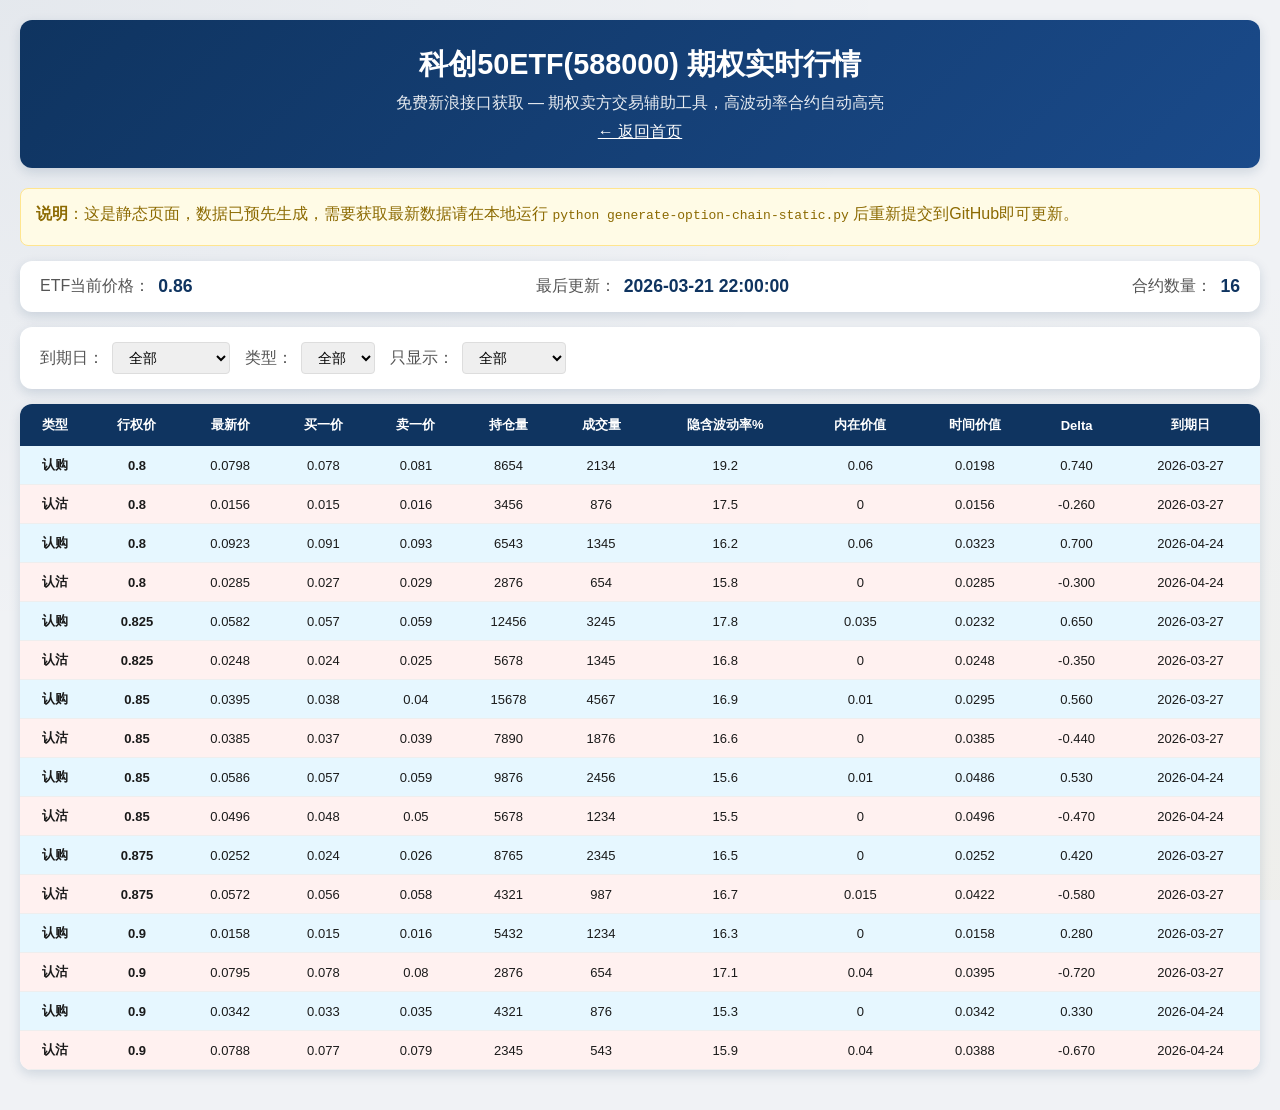
<file: option-chain-static.html>
<!DOCTYPE html>
<html lang="zh-CN">
<head>
    <meta charset="UTF-8">
    <meta name="viewport" content="width=device-width, initial-scale=1.0">
    <title>科创50ETF期权实时行情 - 期权世界</title>
    <style>
        * {
            margin: 0;
            padding: 0;
            box-sizing: border-box;
        }
        :root {
            --primary-color: #0f3460;
            --accent-color: #d4af37;
            --text-color: #1a1a1a;
            --light-text: #555555;
            --bg-color: #f0f2f5;
            --card-bg: #ffffff;
            --border-color: #0f3460;
            --shadow: 0 4px 12px rgba(15, 52, 96, 0.15);
            --call-color: #e6f7ff;
            --put-color: #fff1f0;
        }
        body {
            font-family: -apple-system, BlinkMacSystemFont, "Segoe UI", Roboto, "Helvetica Neue", Arial, sans-serif;
            color: var(--text-color);
            background-color: var(--bg-color);
            background-image: 
                radial-gradient(at 0% 0%, rgba(15, 52, 96, 0.05) 0%, transparent 50%),
                radial-gradient(at 100% 100%, rgba(212, 175, 55, 0.05) 0%, transparent 50%);
            background-attachment: fixed;
            min-height: 100vh;
        }
        .container {
            max-width: 1400px;
            margin: 0 auto;
            padding: 20px 20px 40px;
        }
        header {
            text-align: center;
            margin-bottom: 20px;
            background: linear-gradient(135deg, var(--primary-color) 0%, #1a4a8a 100%);
            color: white;
            padding: 25px 20px;
            border-radius: 12px;
            box-shadow: var(--shadow);
        }
        h1 {
            font-size: 1.8em;
            font-weight: 700;
            margin-bottom: 8px;
        }
        .subtitle {
            font-size: 1em;
            opacity: 0.9;
            font-weight: 300;
        }
        .back-link {
            display: inline-block;
            margin-top: 8px;
            color: white;
            text-decoration: underline;
        }
        .back-link:hover {
            color: var(--accent-color);
        }
        .info-bar {
            background: var(--card-bg);
            padding: 15px 20px;
            border-radius: 12px;
            box-shadow: var(--shadow);
            margin-bottom: 15px;
            display: flex;
            justify-content: space-between;
            align-items: center;
            flex-wrap: wrap;
            gap: 10px;
        }
        .info-item {
            display: flex;
            gap: 8px;
            align-items: center;
        }
        .label {
            color: var(--light-text);
        }
        .value {
            font-weight: 600;
            color: var(--primary-color);
            font-size: 1.1em;
        }
        .refresh-btn {
            background: var(--primary-color);
            color: white;
            border: none;
            padding: 8px 20px;
            border-radius: 6px;
            cursor: pointer;
            font-size: 14px;
        }
        .refresh-btn:hover {
            background: #1a4a8a;
        }
        .filter-bar {
            background: var(--card-bg);
            padding: 15px 20px;
            border-radius: 12px;
            box-shadow: var(--shadow);
            margin-bottom: 15px;
            display: flex;
            gap: 15px;
            align-items: center;
            flex-wrap: wrap;
        }
        .filter-item {
            display: flex;
            align-items: center;
            gap: 8px;
        }
        .filter-item label {
            color: var(--light-text);
        }
        select {
            padding: 6px 12px;
            border: 1px solid #ddd;
            border-radius: 4px;
            font-size: 14px;
        }
        table {
            width: 100%;
            border-collapse: collapse;
            background: var(--card-bg);
            border-radius: 12px;
            box-shadow: var(--shadow);
            overflow: hidden;
        }
        thead {
            background: var(--primary-color);
            color: white;
        }
        th {
            padding: 12px 8px;
            text-align: center;
            font-weight: 600;
            font-size: 13px;
            border: none;
        }
        td {
            padding: 10px 8px;
            text-align: center;
            border-bottom: 1px solid #eee;
            font-size: 13px;
        }
        tr.call-row {
            background: var(--call-color);
        }
        tr.put-row {
            background: var(--put-color);
        }
        tr:hover {
            opacity: 0.85;
        }
        .high-iv {
            background-color: #ffccc7;
            font-weight: 600;
        }
        .low-iv {
            background-color: #d9f7be;
            font-weight: 600;
        }
        .loading {
            text-align: center;
            padding: 50px;
            color: var(--light-text);
        }
        .auto-refresh {
            display: flex;
            align-items: center;
            gap: 5px;
        }
        .note {
            background: #fffbe6;
            border: 1px solid #ffe58f;
            padding: 15px;
            border-radius: 8px;
            margin-bottom: 15px;
        }
        .note p {
            color: #8c6a02;
            margin-bottom: 5px;
        }
        @media (max-width: 768px) {
            .container {
                padding: 10px;
            }
            table {
                font-size: 11px;
            }
            th, td {
                padding: 6px 4px;
            }
        }
    </style>
</head>
<body>
    <div class="container">
        <header>
            <h1>科创50ETF(588000) 期权实时行情</h1>
            <p class="subtitle">免费新浪接口获取 — 期权卖方交易辅助工具，高波动率合约自动高亮</p>
            <a href="index.html" class="back-link">← 返回首页</a>
        </header>

        <div class="note">
            <p><strong>说明</strong>：这是静态页面，数据已预先生成，需要获取最新数据请在本地运行 <code>python generate-option-chain-static.py</code> 后重新提交到GitHub即可更新。</p>
        </div>

        <div class="info-bar">
            <div class="info-item">
                <span class="label">ETF当前价格：</span>
                <span class="value" id="currentEtfPrice">-</span>
            </div>
            <div class="info-item">
                <span class="label">最后更新：</span>
                <span class="value" id="updateTime">-</span>
            </div>
            <div class="info-item">
                <span class="label">合约数量：</span>
                <span class="value" id="contractCount">-</span>
            </div>
        </div>

        <div class="filter-bar">
            <div class="filter-item">
                <label>到期日：</label>
                <select id="expiryFilter" onchange="renderTable()">
                    <option value="">全部</option>
                </select>
            </div>
            <div class="filter-item">
                <label>类型：</label>
                <select id="cpFilter" onchange="renderTable()">
                    <option value="">全部</option>
                    <option value="认购">认购</option>
                    <option value="认沽">认沽</option>
                </select>
            </div>
            <div class="filter-item">
                <label>只显示：</label>
                <select id="ivFilter" onchange="renderTable()">
                    <option value="">全部</option>
                    <option value="high">IV > 25%</option>
                    <option value="low">IV < 15%</option>
                </select>
            </div>
        </div>

        <div id="loading" class="loading" style="display: none;">正在加载数据...</div>

        <table id="optionTable">
            <thead>
                <tr>
                    <th>类型</th>
                    <th>行权价</th>
                    <th>最新价</th>
                    <th>买一价</th>
                    <th>卖一价</th>
                    <th>持仓量</th>
                    <th>成交量</th>
                    <th>隐含波动率%</th>
                    <th>内在价值</th>
                    <th>时间价值</th>
                    <th>Delta</th>
                    <th>到期日</th>
                </tr>
            </thead>
            <tbody id="optionBody">
            </tbody>
        </table>
    </div>

    <script>
        let allData = null;

        function updateInfo() {
            if (!allData) return;
            document.getElementById('currentEtfPrice').textContent = allData.current_etf_price || '-';
            document.getElementById('updateTime').textContent = allData.update_time || '-';
            document.getElementById('contractCount').textContent = (allData.options || []).length;
        }

        function populateFilters() {
            if (!allData) return;
            const selector = document.getElementById('expiryFilter');
            selector.innerHTML = '<option value="">全部</option>';
            (allData.expiration_dates || []).forEach(date => {
                const option = document.createElement('option');
                option.value = date;
                option.textContent = date;
                selector.appendChild(option);
            });
        }

        function renderTable() {
            if (!allData || !allData.options) return;

            const expiryFilter = document.getElementById('expiryFilter').value;
            const cpFilter = document.getElementById('cpFilter').value;
            const ivFilter = document.getElementById('ivFilter').value;

            let filtered = allData.options.filter(opt => {
                if (expiryFilter && opt.expiration_date !== expiryFilter) return false;
                if (cpFilter && opt.cp !== cpFilter) return false;
                if (ivFilter === 'high' && (!opt.implied_volatility || opt.implied_volatility <= 25)) return false;
                if (ivFilter === 'low' && (!opt.implied_volatility || opt.implied_volatility >= 15)) return false;
                return true;
            });

            // 按行权价排序
            filtered.sort((a, b) => a.strike_price - b.strike_price);

            const tbody = document.getElementById('optionBody');
            tbody.innerHTML = '';

            filtered.forEach(opt => {
                const tr = document.createElement('tr');
                tr.className = opt.cp === '认购' ? 'call-row' : 'put-row';

                // IV高亮
                let ivClass = '';
                if (opt.implied_volatility > 25) ivClass = 'high-iv';
                if (opt.implied_volatility < 15) ivClass = 'low-iv';

                tr.innerHTML = `
                    <td><strong>${opt.cp}</strong></td>
                    <td><strong>${opt.strike_price}</strong></td>
                    <td>${opt.last_price || '-'}</td>
                    <td>${opt.bid_price || '-'}</td>
                    <td>${opt.ask_price || '-'}</td>
                    <td>${opt.open_interest || '-'}</td>
                    <td>${opt.volume || '-'}</td>
                    <td class="${ivClass}">${opt.implied_volatility !== null ? opt.implied_volatility : '-'}</td>
                    <td>${opt.intrinsic_value}</td>
                    <td>${opt.time_value}</td>
                    <td>${opt.delta !== null && opt.delta !== undefined ? opt.delta.toFixed(3) : '-'}</td>
                    <td>${opt.expiration_date}</td>
                `;
                tbody.appendChild(tr);
            });
        }

        // 页面加载完成后直接渲染静态数据
        window.onload = function() {
            if (typeof staticOptionData !== 'undefined') {
                allData = staticOptionData;
                updateInfo();
                populateFilters();
                renderTable();
            } else {
                document.getElementById('loading').style.display = 'block';
                document.getElementById('optionTable').style.display = 'none';
            }
        };
    </script>

<script>
// 预加载科创50ETF期权样本数据
// 该数据是示例，实际使用请运行 python generate-option-chain-static.py 更新
// 最新科创50ETF(588000)价格大约在 0.86 附近，行权价间隔 0.05
const staticOptionData = {
  "etf_name": "科创50ETF",
  "etf_symbol": "588000",
  "current_etf_price": 0.86,
  "update_time": "2026-03-21 22:00:00",
  "expiration_dates": [
    "2026-03-27",
    "2026-04-24",
    "2026-06-26",
    "2026-09-25"
  ],
  "options": [
{"code": "105880800", "name": "科创50购2603", "cp": "认购", "strike_price": 0.80, "last_price": 0.0798, "bid_price": 0.078, "ask_price": 0.081, "volume": 2134, "open_interest": 8654, "implied_volatility": 19.2, "delta": 0.74, "gamma": 1.28, "theta": -0.0026, "vega": 0.12, "expiration_date": "2026-03-27", "intrinsic_value": 0.060, "time_value": 0.0198, "underlying_price": 0.86},
{"code": "105880825", "name": "科创50购2603", "cp": "认购", "strike_price": 0.825, "last_price": 0.0582, "bid_price": 0.057, "ask_price": 0.059, "volume": 3245, "open_interest": 12456, "implied_volatility": 17.8, "delta": 0.65, "gamma": 1.45, "theta": -0.0027, "vega": 0.14, "expiration_date": "2026-03-27", "intrinsic_value": 0.035, "time_value": 0.0232, "underlying_price": 0.86},
{"code": "105880850", "name": "科创50购2603", "cp": "认购", "strike_price": 0.85, "last_price": 0.0395, "bid_price": 0.038, "ask_price": 0.040, "volume": 4567, "open_interest": 15678, "implied_volatility": 16.9, "delta": 0.56, "gamma": 1.58, "theta": -0.0029, "vega": 0.16, "expiration_date": "2026-03-27", "intrinsic_value": 0.010, "time_value": 0.0295, "underlying_price": 0.86},
{"code": "105880875", "name": "科创50购2603", "cp": "认购", "strike_price": 0.875, "last_price": 0.0252, "bid_price": 0.024, "ask_price": 0.026, "volume": 2345, "open_interest": 8765, "implied_volatility": 16.5, "delta": 0.42, "gamma": 1.68, "theta": -0.0031, "vega": 0.17, "expiration_date": "2026-03-27", "intrinsic_value": 0.00, "time_value": 0.0252, "underlying_price": 0.86},
{"code": "105880900", "name": "科创50购2603", "cp": "认购", "strike_price": 0.90, "last_price": 0.0158, "bid_price": 0.015, "ask_price": 0.016, "volume": 1234, "open_interest": 5432, "implied_volatility": 16.3, "delta": 0.28, "gamma": 1.65, "theta": -0.0032, "vega": 0.18, "expiration_date": "2026-03-27", "intrinsic_value": 0.00, "time_value": 0.0158, "underlying_price": 0.86},
{"code": "105890800", "name": "科创50沽2603", "cp": "认沽", "strike_price": 0.80, "last_price": 0.0156, "bid_price": 0.015, "ask_price": 0.016, "volume": 876, "open_interest": 3456, "implied_volatility": 17.5, "delta": -0.26, "gamma": 1.62, "theta": -0.0024, "vega": 0.13, "expiration_date": "2026-03-27", "intrinsic_value": 0.00, "time_value": 0.0156, "underlying_price": 0.86},
{"code": "105890825", "name": "科创50沽2603", "cp": "认沽", "strike_price": 0.825, "last_price": 0.0248, "bid_price": 0.024, "ask_price": 0.025, "volume": 1345, "open_interest": 5678, "implied_volatility": 16.8, "delta": -0.35, "gamma": 1.60, "theta": -0.0026, "vega": 0.15, "expiration_date": "2026-03-27", "intrinsic_value": 0.00, "time_value": 0.0248, "underlying_price": 0.86},
{"code": "105890850", "name": "科创50沽2603", "cp": "认沽", "strike_price": 0.85, "last_price": 0.0385, "bid_price": 0.037, "ask_price": 0.039, "volume": 1876, "open_interest": 7890, "implied_volatility": 16.6, "delta": -0.44, "gamma": 1.56, "theta": -0.0027, "vega": 0.16, "expiration_date": "2026-03-27", "intrinsic_value": 0.00, "time_value": 0.0385, "underlying_price": 0.86},
{"code": "105890875", "name": "科创50沽2603", "cp": "认沽", "strike_price": 0.875, "last_price": 0.0572, "bid_price": 0.056, "ask_price": 0.058, "volume": 987, "open_interest": 4321, "implied_volatility": 16.7, "delta": -0.58, "gamma": 1.42, "theta": -0.0025, "vega": 0.14, "expiration_date": "2026-03-27", "intrinsic_value": 0.015, "time_value": 0.0422, "underlying_price": 0.86},
{"code": "105890900", "name": "科创50沽2603", "cp": "认沽", "strike_price": 0.90, "last_price": 0.0795, "bid_price": 0.078, "ask_price": 0.080, "volume": 654, "open_interest": 2876, "implied_volatility": 17.1, "delta": -0.72, "gamma": 1.24, "theta": -0.0022, "vega": 0.12, "expiration_date": "2026-03-27", "intrinsic_value": 0.04, "time_value": 0.0395, "underlying_price": 0.86},
{"code": "105880801", "name": "科创50购2604", "cp": "认购", "strike_price": 0.80, "last_price": 0.0923, "bid_price": 0.091, "ask_price": 0.093, "volume": 1345, "open_interest": 6543, "implied_volatility": 16.2, "delta": 0.70, "gamma": 1.02, "theta": -0.0019, "vega": 0.22, "expiration_date": "2026-04-24", "intrinsic_value": 0.06, "time_value": 0.0323, "underlying_price": 0.86},
{"code": "105880851", "name": "科创50购2604", "cp": "认购", "strike_price": 0.85, "last_price": 0.0586, "bid_price": 0.057, "ask_price": 0.059, "volume": 2456, "open_interest": 9876, "implied_volatility": 15.6, "delta": 0.53, "gamma": 1.18, "theta": -0.0021, "vega": 0.25, "expiration_date": "2026-04-24", "intrinsic_value": 0.01, "time_value": 0.0486, "underlying_price": 0.86},
{"code": "105880901", "name": "科创50购2604", "cp": "认购", "strike_price": 0.90, "last_price": 0.0342, "bid_price": 0.033, "ask_price": 0.035, "volume": 876, "open_interest": 4321, "implied_volatility": 15.3, "delta": 0.33, "gamma": 1.32, "theta": -0.0023, "vega": 0.27, "expiration_date": "2026-04-24", "intrinsic_value": 0.00, "time_value": 0.0342, "underlying_price": 0.86},
{"code": "105890801", "name": "科创50沽2604", "cp": "认沽", "strike_price": 0.80, "last_price": 0.0285, "bid_price": 0.027, "ask_price": 0.029, "volume": 654, "open_interest": 2876, "implied_volatility": 15.8, "delta": -0.30, "gamma": 1.08, "theta": -0.0018, "vega": 0.23, "expiration_date": "2026-04-24", "intrinsic_value": 0.00, "time_value": 0.0285, "underlying_price": 0.86},
{"code": "105890851", "name": "科创50沽2604", "cp": "认沽", "strike_price": 0.85, "last_price": 0.0496, "bid_price": 0.048, "ask_price": 0.050, "volume": 1234, "open_interest": 5678, "implied_volatility": 15.5, "delta": -0.47, "gamma": 1.21, "theta": -0.0020, "vega": 0.26, "expiration_date": "2026-04-24", "intrinsic_value": 0.00, "time_value": 0.0496, "underlying_price": 0.86},
{"code": "105890901", "name": "科创50沽2604", "cp": "认沽", "strike_price": 0.90, "last_price": 0.0788, "bid_price": 0.077, "ask_price": 0.079, "volume": 543, "open_interest": 2345, "implied_volatility": 15.9, "delta": -0.67, "gamma": 0.98, "theta": -0.0017, "vega": 0.21, "expiration_date": "2026-04-24", "intrinsic_value": 0.04, "time_value": 0.0388, "underlying_price": 0.86}
  ]
};
</script>
</body>
</html>
</file>
<file: style.css>
* {
    margin: 0;
    padding: 0;
    box-sizing: border-box;
}

body {
    font-family: 'Segoe UI', Tahoma, Geneva, Verdana, sans-serif;
    line-height: 1.6;
    color: #333;
}

.container {
    max-width: 1200px;
    margin: 0 auto;
    padding: 0 20px;
}

/* Header & Navigation */
header {
    background: #fff;
    box-shadow: 0 2px 5px rgba(0,0,0,0.1);
    position: fixed;
    width: 100%;
    top: 0;
    z-index: 1000;
}

nav {
    display: flex;
    justify-content: space-between;
    align-items: center;
    padding: 1rem 2rem;
    max-width: 1200px;
    margin: 0 auto;
}

.logo {
    font-size: 1.5rem;
    font-weight: bold;
    color: #1e3a8a;
}

.nav-links {
    display: flex;
    list-style: none;
    gap: 2rem;
}

.nav-links a {
    text-decoration: none;
    color: #1e3a8a;
    font-weight: 500;
    transition: color 0.3s;
}

.nav-links a:hover {
    color: #d4af37;
}

.hamburger {
    display: none;
    flex-direction: column;
    cursor: pointer;
}

.hamburger span {
    width: 25px;
    height: 3px;
    background: #2c3e50;
    margin: 3px 0;
    transition: 0.3s;
}

/* Hero Section */
.hero {
    height: 100vh;
    background: linear-gradient(135deg, #0a1647 0%, #1e3a8a 50%, #0f172a 100%);
    display: flex;
    align-items: center;
    justify-content: center;
    text-align: center;
    color: white;
    margin-top: 70px;
    position: relative;
    overflow: hidden;
}

.hero::before {
    content: "";
    position: absolute;
    top: 0;
    left: 0;
    right: 0;
    bottom: 0;
    background: 
        radial-gradient(circle at 20% 80%, rgba(120, 119, 198, 0.3) 0%, transparent 50%),
        radial-gradient(circle at 80% 20%, rgba(255, 215, 0, 0.1) 0%, transparent 50%);
    pointer-events: none;
}

.hero-content h1 {
    font-size: 3rem;
    margin-bottom: 1rem;
}

.hero-content p {
    font-size: 1.2rem;
    margin-bottom: 2rem;
    opacity: 0.9;
}

.btn {
    display: inline-block;
    background: linear-gradient(135deg, #d4af37 0%, #f4e482 100%);
    color: #0a1647;
    padding: 0.8rem 2rem;
    border-radius: 50px;
    text-decoration: none;
    font-weight: bold;
    transition: transform 0.3s;
}

.btn:hover {
    transform: translateY(-3px);
    box-shadow: 0 5px 20px rgba(212, 175, 55, 0.4);
}

/* About Section */
.about {
    padding: 5rem 0;
    background: #f8f9fa;
}

.about h2 {
    text-align: center;
    font-size: 2.5rem;
    margin-bottom: 3rem;
    color: #1e3a8a;
}

.about-content {
    display: grid;
    grid-template-columns: 1fr 1fr;
    gap: 3rem;
    align-items: center;
}

.about-text p {
    margin-bottom: 1rem;
    font-size: 1.1rem;
}

.placeholder-image, .portfolio-placeholder {
    background: #dee2e6;
    border-radius: 10px;
    display: flex;
    align-items: center;
    justify-content: center;
    color: #6c757d;
    font-size: 1.2rem;
}

.about-image .placeholder-image {
    width: 100%;
    height: 300px;
}

/* Portfolio Section */
.portfolio {
    padding: 5rem 0;
}

.portfolio h2 {
    text-align: center;
    font-size: 2.5rem;
    margin-bottom: 3rem;
    color: #1e3a8a;
}

.portfolio-grid {
    display: grid;
    grid-template-columns: repeat(auto-fit, minmax(300px, 1fr));
    gap: 2rem;
}

.portfolio-item {
    background: white;
    border-radius: 10px;
    overflow: hidden;
    box-shadow: 0 3px 10px rgba(0,0,0,0.1);
    transition: transform 0.3s;
}

.portfolio-item:hover {
    transform: translateY(-5px);
}

.portfolio-placeholder {
    height: 200px;
}

.portfolio-item h3 {
    padding: 1rem 1rem 0 1rem;
    color: #2c3e50;
}

.portfolio-item p {
    padding: 1rem;
    color: #6c757d;
}

/* Contact Section */
.contact {
    padding: 5rem 0;
    background: #f8f9fa;
}

.contact h2 {
    text-align: center;
    font-size: 2.5rem;
    margin-bottom: 3rem;
    color: #1e3a8a;
}

#contact-form {
    max-width: 600px;
    margin: 0 auto;
    display: flex;
    flex-direction: column;
    gap: 1rem;
}

#contact-form input, #contact-form textarea {
    padding: 1rem;
    border: 1px solid #ddd;
    border-radius: 5px;
    font-size: 1rem;
}

#contact-form button {
    border: none;
    cursor: pointer;
    font-size: 1rem;
}

/* Footer */
footer {
    background: #2c3e50;
    color: white;
    text-align: center;
    padding: 2rem 0;
}

/* Responsive Design */
@media (max-width: 768px) {
    .nav-links {
        display: none;
    }
    
    .hamburger {
        display: flex;
    }
    
    .hero-content h1 {
        font-size: 2rem;
    }
    
    .about-content {
        grid-template-columns: 1fr;
    }
    
    .portfolio-grid {
        grid-template-columns: 1fr;
    }
}
</file>
<file: backtest.css>
main {
    margin-top: 70px;
    min-height: calc(100vh - 70px - 100px);
    padding: 2rem 0;
    background: #f8f9fa;
}

.backtest-container {
    max-width: 1200px;
    margin: 0 auto;
    padding: 0 20px;
}

footer .version-info {
    color: #cbd5e1;
    font-size: 0.9rem;
}

footer .version-info .version {
    background: #d4af37;
    color: #0a1647;
    padding: 0.15rem 0.5rem;
    border-radius: 8px;
    margin: 0 0.3rem;
    font-weight: 600;
}

footer .version-info .date {
    font-style: italic;
}

.backtest-header {
    text-align: center;
    margin-bottom: 2rem;
}

.backtest-header h1 {
    font-size: 2.5rem;
    color: #1e3a8a;
    margin-bottom: 0.5rem;
}

.backtest-header p {
    color: #64748b;
    font-size: 1.1rem;
}

.strategy-info {
    display: grid;
    grid-template-columns: 2fr 1fr;
    gap: 2rem;
    margin-bottom: 2rem;
}

.info-card, .control-card {
    background: white;
    padding: 2rem;
    border-radius: 10px;
    box-shadow: 0 3px 10px rgba(0,0,0,0.1);
}

.info-card h3, .control-card h3 {
    color: #1e3a8a;
    margin-bottom: 1rem;
    font-size: 1.3rem;
}

.info-card ul {
    list-style: none;
}

.info-card li {
    padding: 0.5rem 0;
    color: #475569;
    font-size: 1rem;
}

.control-card {
    display: flex;
    flex-direction: column;
    justify-content: center;
    align-items: center;
}

.btn.primary {
    background: linear-gradient(135deg, #1e3a8a 0%, #0a1647 100%);
    color: white;
    min-width: 150px;
}

.btn.primary:hover {
    box-shadow: 0 5px 20px rgba(30, 58, 138, 0.4);
}

.loading {
    margin-top: 1rem;
    text-align: center;
}

.spinner {
    width: 40px;
    height: 40px;
    border: 4px solid #f3f3f3;
    border-top: 4px solid #1e3a8a;
    border-radius: 50%;
    animation: spin 1s linear infinite;
    margin: 0 auto 1rem;
}

@keyframes spin {
    0% { transform: rotate(0deg); }
    100% { transform: rotate(360deg); }
}

.metrics-grid {
    display: grid;
    grid-template-columns: repeat(auto-fit, minmax(180px, 1fr));
    gap: 1rem;
    margin-bottom: 2rem;
}

.metric-card {
    background: white;
    padding: 1.5rem;
    border-radius: 10px;
    box-shadow: 0 3px 10px rgba(0,0,0,0.1);
    text-align: center;
}

.metric-label {
    color: #64748b;
    font-size: 0.9rem;
    margin-bottom: 0.5rem;
}

.metric-value {
    color: #1e3a8a;
    font-size: 1.8rem;
    font-weight: bold;
}

.metric-value.positive {
    color: #10b981;
}

.metric-value.negative {
    color: #ef4444;
}

.chart-container {
    background: white;
    padding: 2rem;
    border-radius: 10px;
    box-shadow: 0 3px 10px rgba(0,0,0,0.1);
    margin-bottom: 2rem;
}

.chart-container h3 {
    color: #1e3a8a;
    margin-bottom: 1rem;
}

.chart-container canvas {
    max-height: 400px;
}

.trades-table-container {
    background: white;
    padding: 2rem;
    border-radius: 10px;
    box-shadow: 0 3px 10px rgba(0,0,0,0.1);
    margin-bottom: 2rem;
}

.trades-table-container h3 {
    color: #1e3a8a;
    margin-bottom: 1rem;
}

table {
    width: 100%;
    border-collapse: collapse;
}

thead {
    background: #f1f5f9;
}

th, td {
    padding: 0.75rem;
    text-align: left;
    border-bottom: 1px solid #e2e8f0;
}

th {
    color: #1e3a8a;
    font-weight: 600;
}

tbody tr:hover {
    background: #f8fafc;
}

.positive-return {
    color: #10b981;
    font-weight: 600;
}

.negative-return {
    color: #ef4444;
    font-weight: 600;
}

@media (max-width: 768px) {
    .strategy-info {
        grid-template-columns: 1fr;
    }
    
    .backtest-header h1 {
        font-size: 2rem;
    }
    
    .metrics-grid {
        grid-template-columns: repeat(2, 1fr);
    }
    
    .trades-table-container {
        overflow-x: auto;
    }
    
    table {
        min-width: 600px;
    }
}

.nav-links a.active {
    color: #d4af37;
    font-weight: 600;
}
</file>
